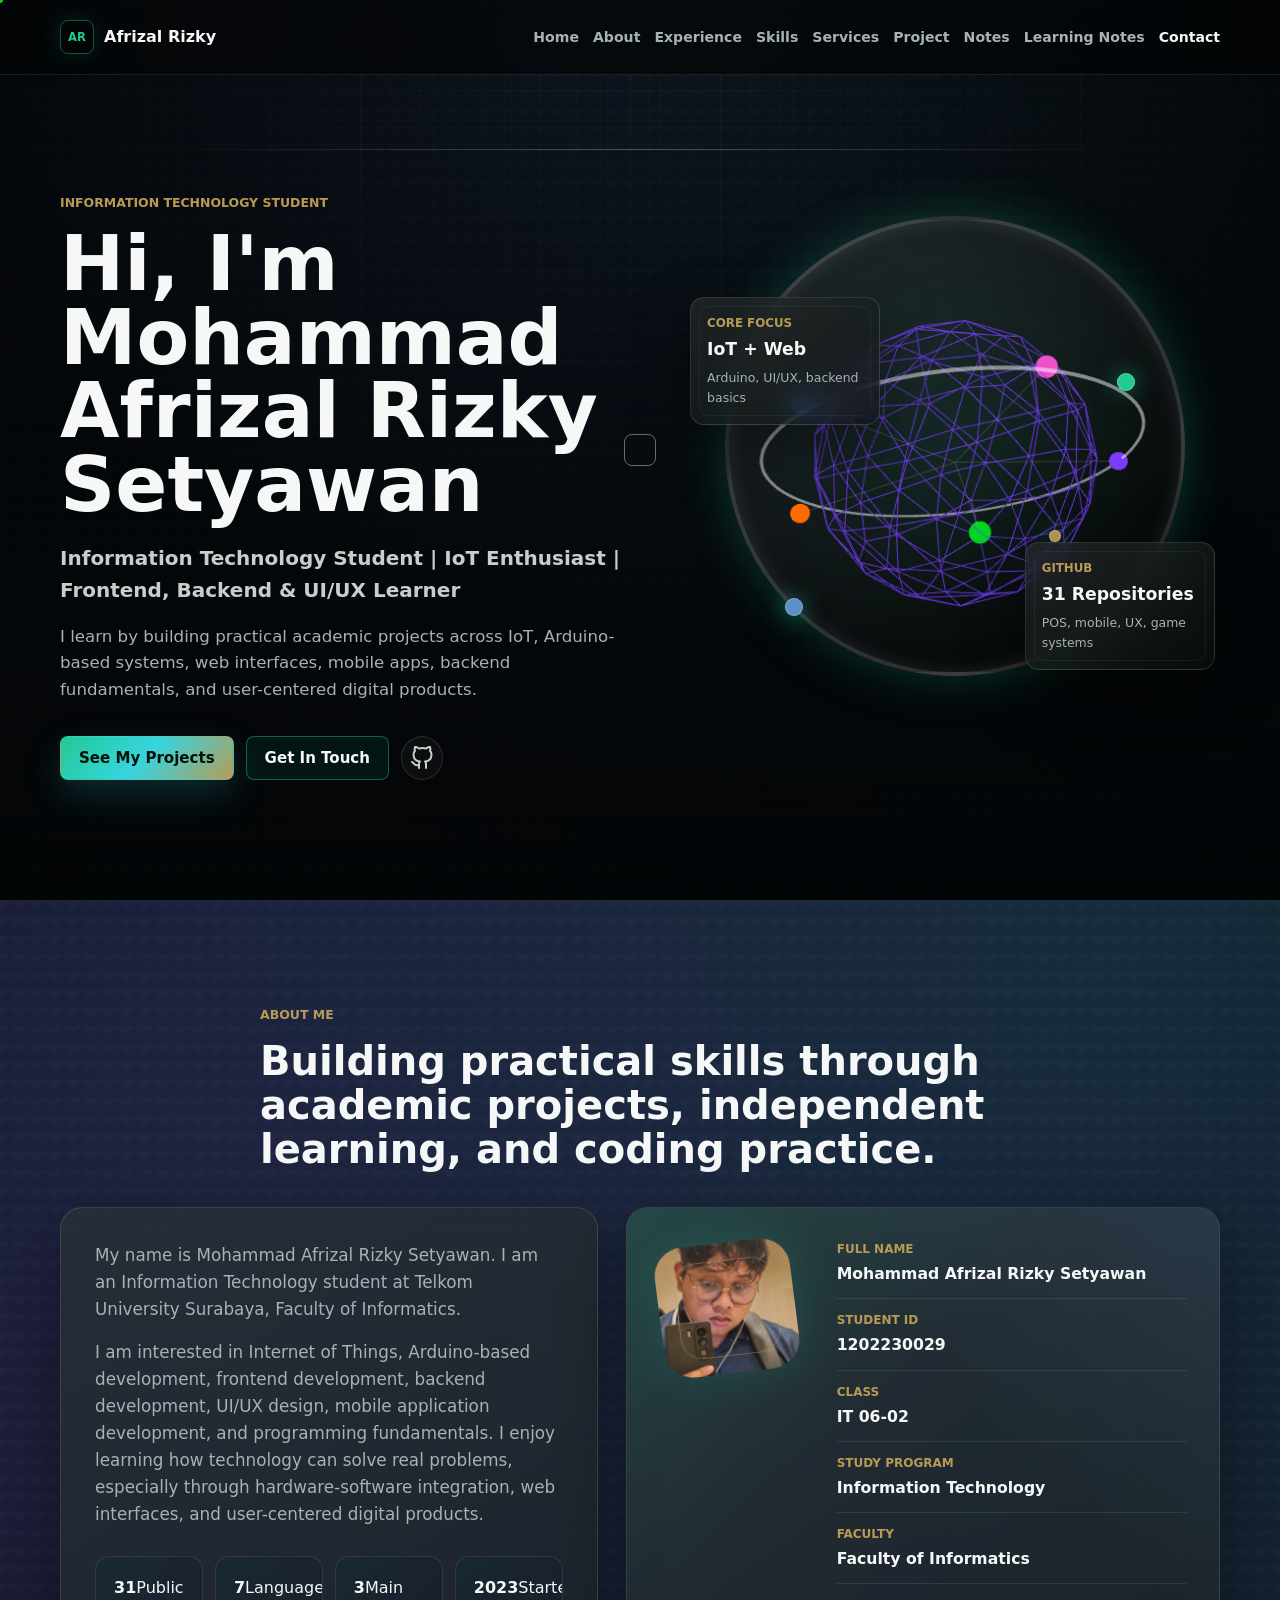
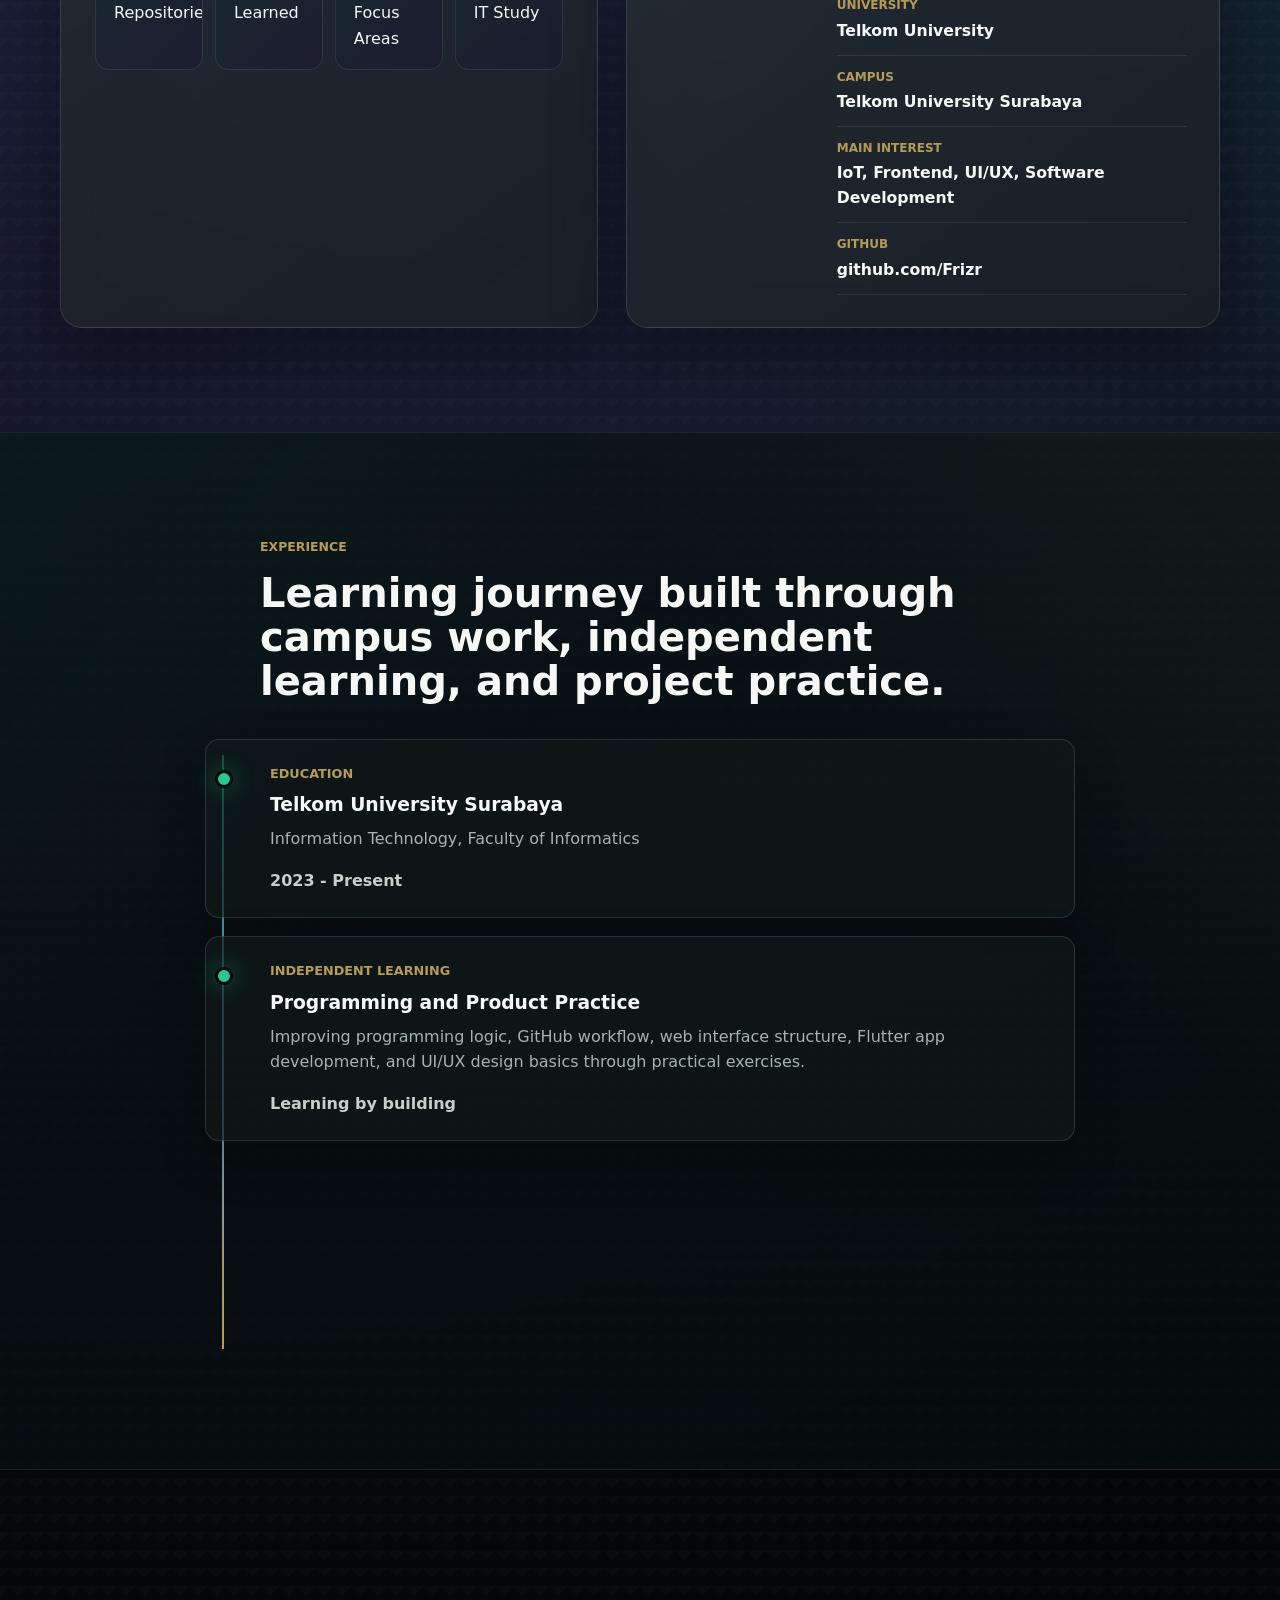
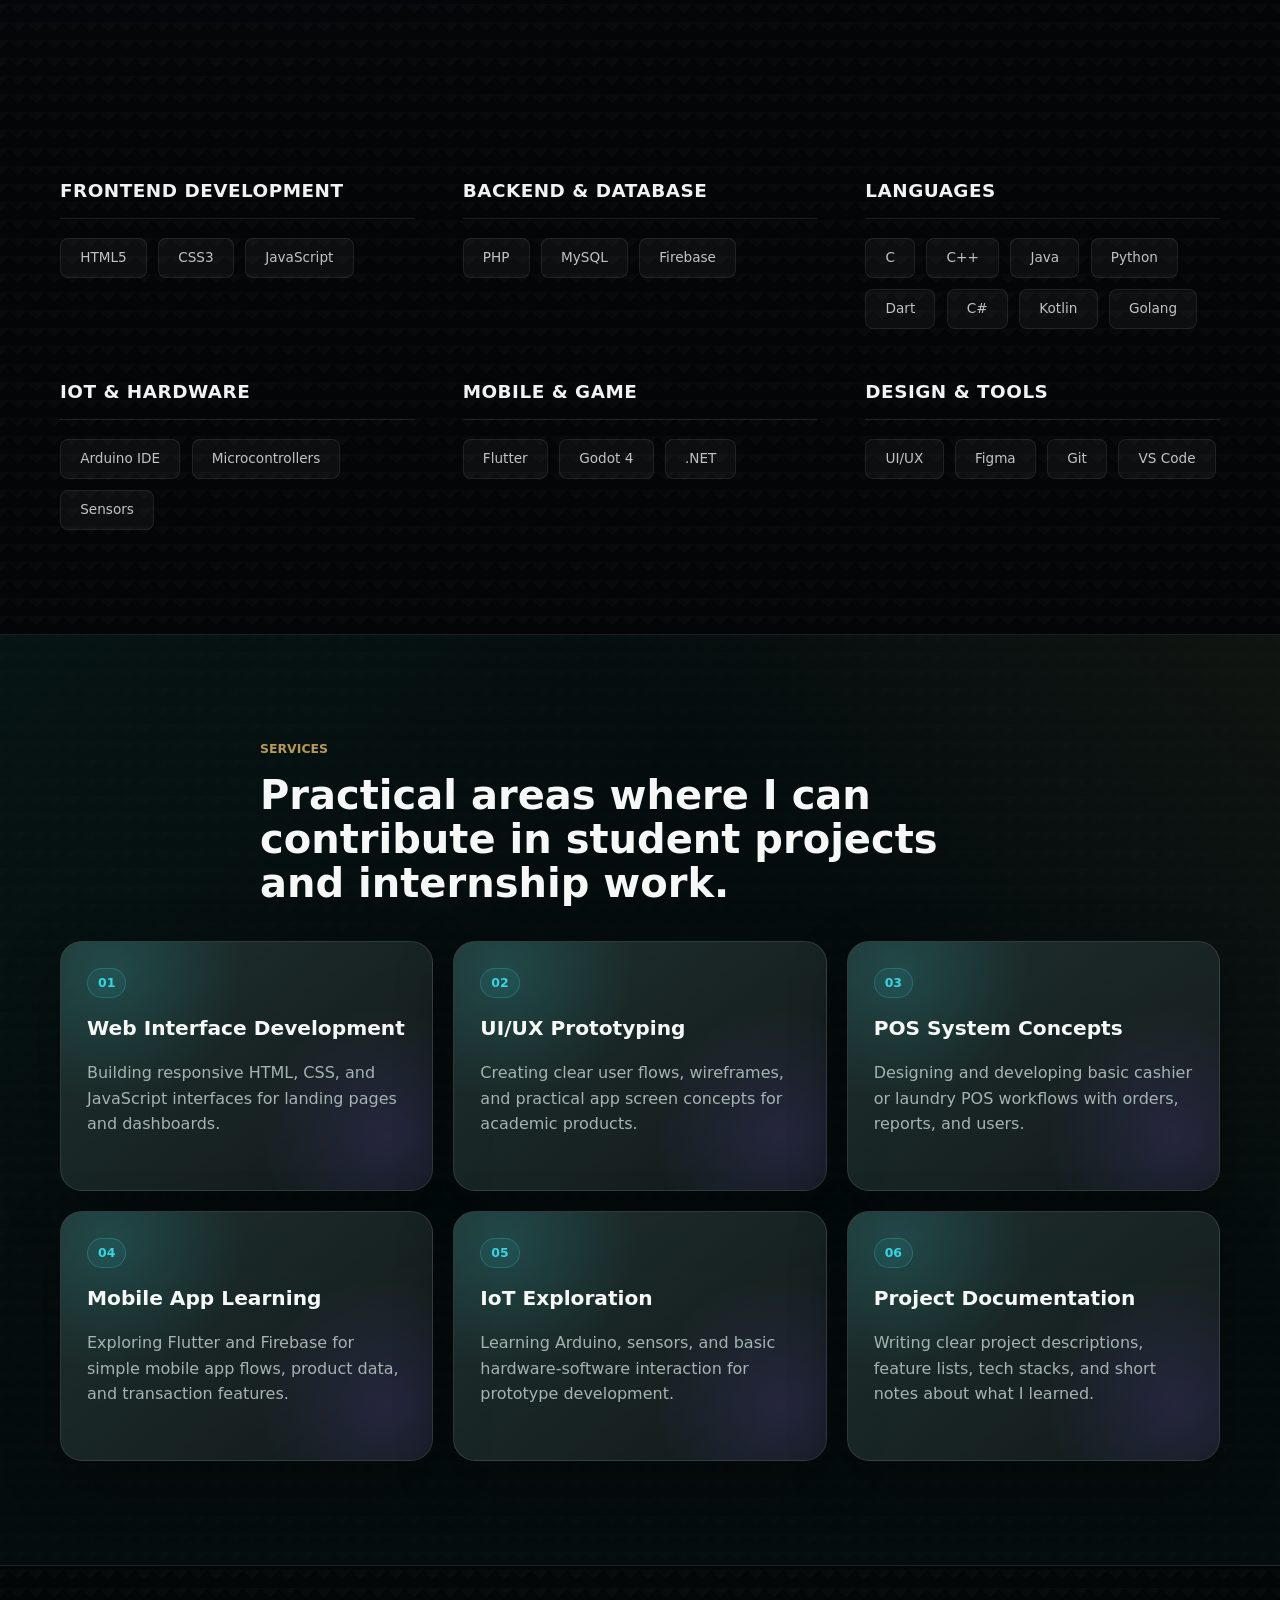
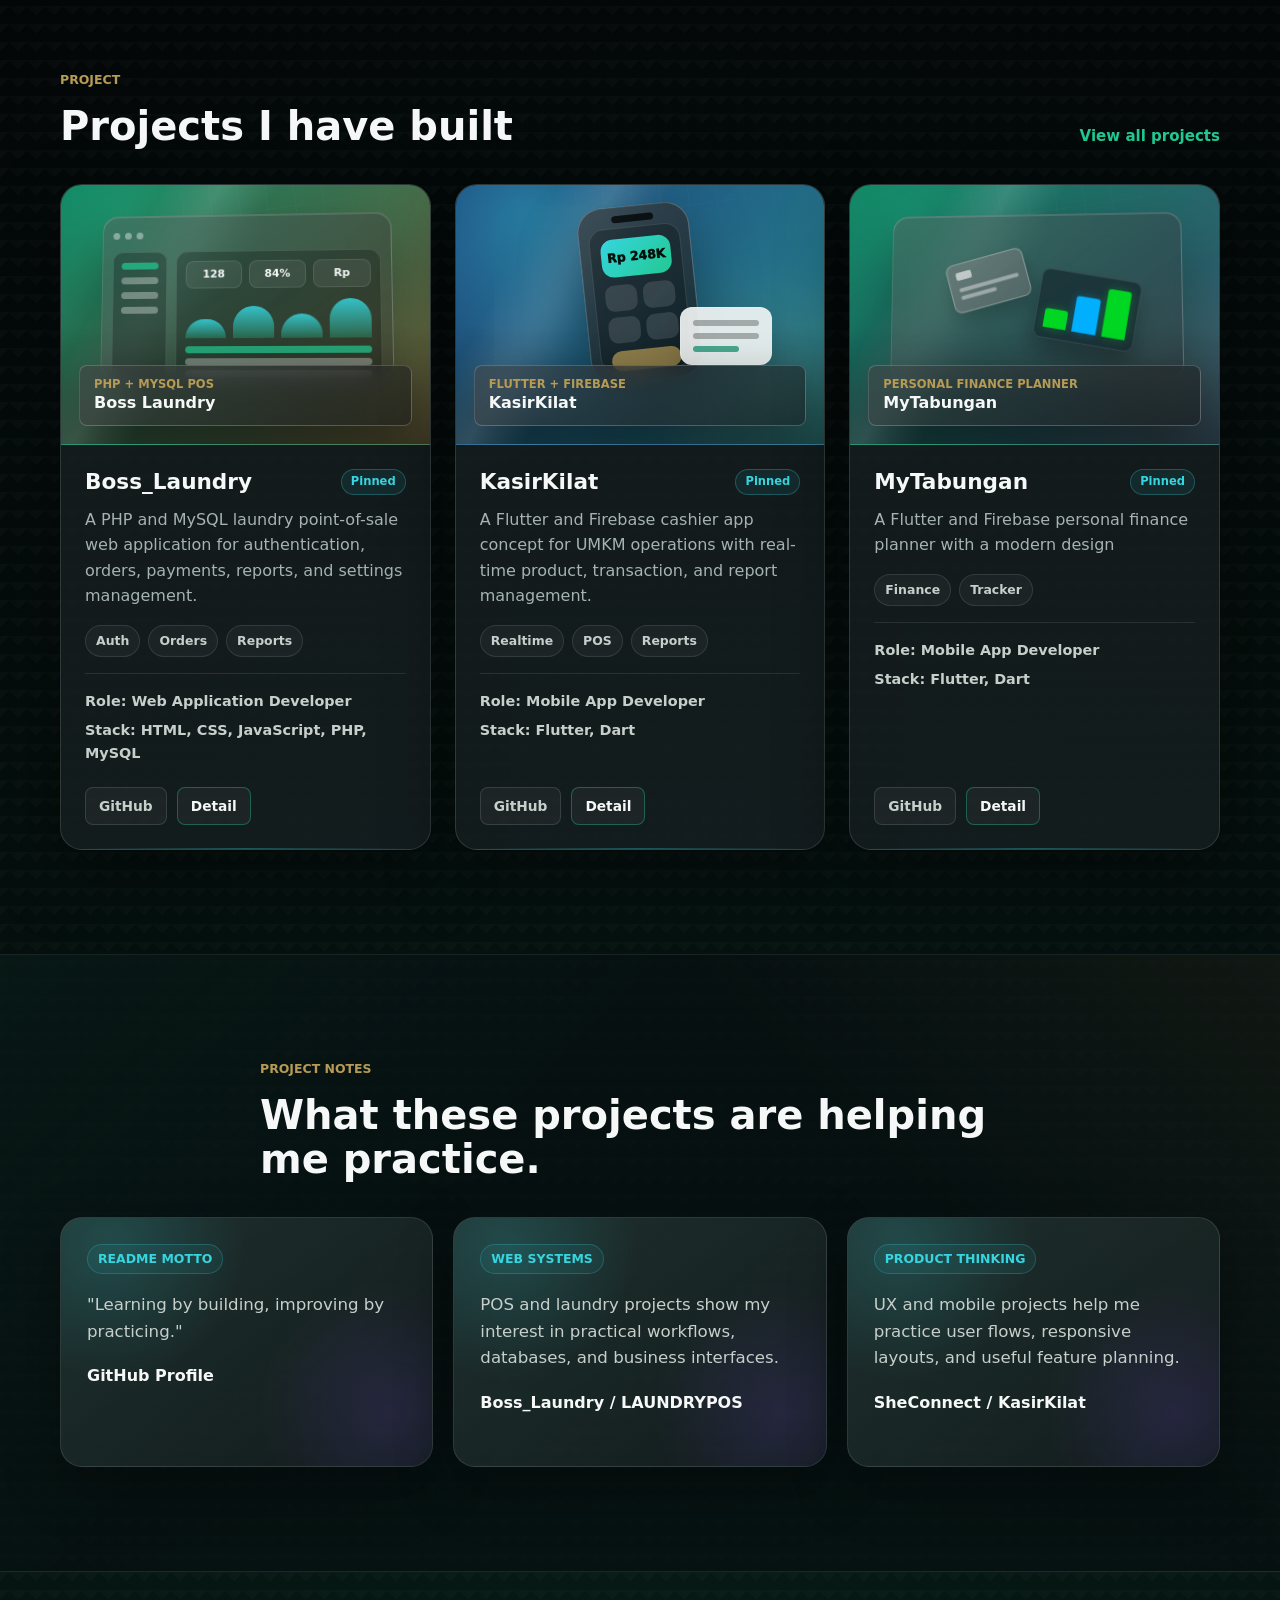
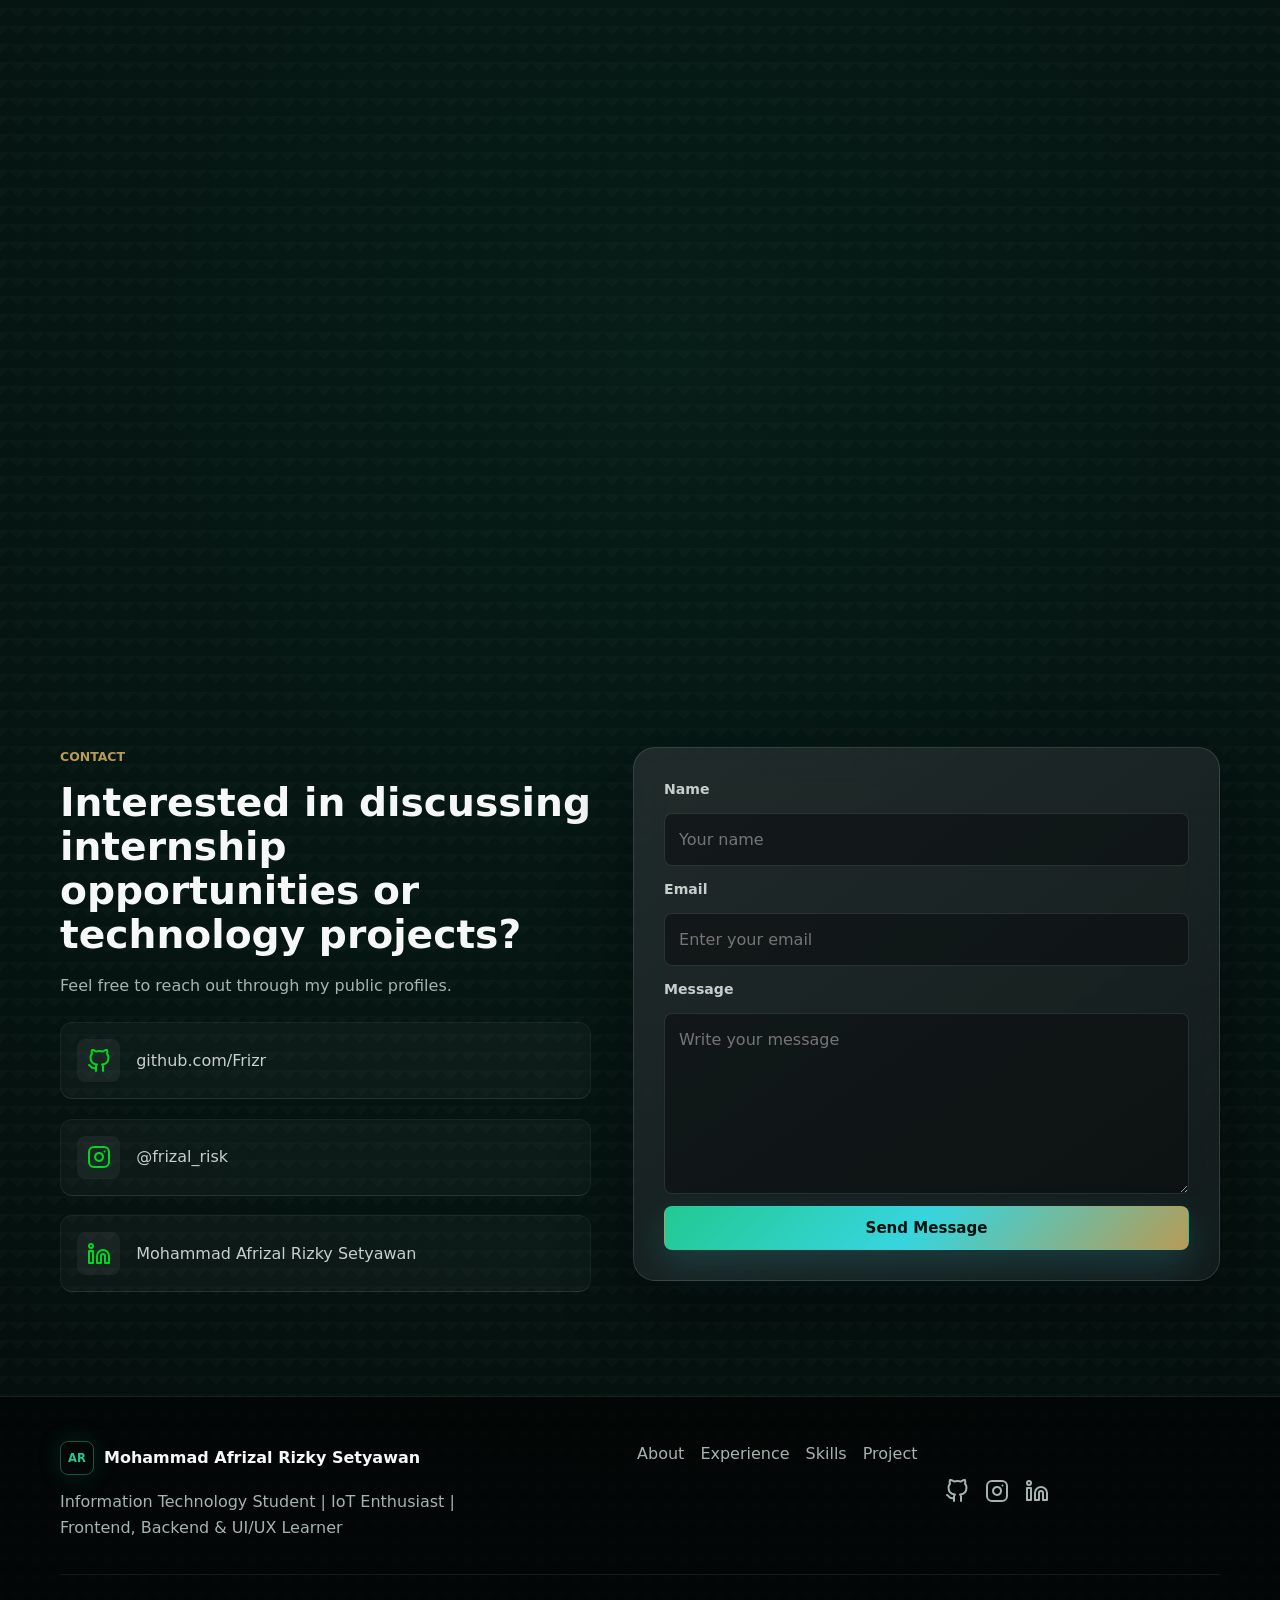
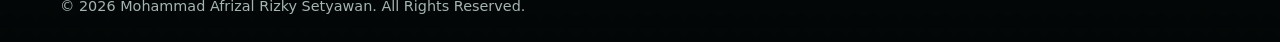
<file: index.html>
<!DOCTYPE html>
<html lang="en">

<head>
  <meta charset="UTF-8" />
  <meta name="viewport" content="width=device-width, initial-scale=1.0" />
  <meta name="description"
    content="Project website of Mohammad Afrizal Rizky Setyawan, Information Technology student at Telkom University Surabaya." />
  <title>Mohammad Afrizal Rizky Setyawan | Projects</title>
  <link rel="stylesheet" href="css/style.css" />
</head>

<body id="home" class="prism-page">
    <div class="bg-orb bg-orb-1"></div>
  <div class="bg-orb bg-orb-2"></div>
  <div class="grid-overlay"></div>

  <header class="site-header">
    <nav class="navbar container" aria-label="Primary navigation">
      <a class="logo" href="index.html#home">Afrizal Rizky</a>

      <input class="nav-toggle" type="checkbox" id="nav-toggle" aria-label="Open navigation menu" />
      <label class="nav-toggle-button" for="nav-toggle" aria-hidden="true">
        <span></span>
        <span></span>
        <span></span>
      </label>

      <div class="nav-panel">
        <a href="index.html#home">Home</a>
        <a href="index.html#about">About</a>
        <a href="index.html#experience">Experience</a>
        <a href="index.html#skills">Skills</a>
        <a href="index.html#services">Services</a>
        <a href="index.html#project">Project</a>
        <a href="index.html#notes">Notes</a>
        <a href="index.html#learning-notes">Learning Notes</a>
        <a href="index.html#contact">Contact</a>
      </div>
    </nav>
  </header>

  <main>
    <section class="hero section-padding">
      <div class="container hero-grid">
        <div class="hero-content">
          <p class="eyebrow">Information Technology Student</p>
          <h1>Hi, I'm Mohammad Afrizal Rizky Setyawan</h1>
          <p class="hero-subtitle">
            Information Technology Student | IoT Enthusiast | Frontend, Backend & UI/UX Learner
          </p>
          <p class="hero-description">
            I learn by building practical academic projects across IoT, Arduino-based systems,
            web interfaces, mobile apps, backend fundamentals, and user-centered digital
            products.
          </p>

          <div class="hero-actions" aria-label="Project links">
            <a class="btn btn-primary" href="#project">See My Projects</a>
            <a class="btn btn-secondary" href="#contact">Get In Touch</a>
            <a class="btn btn-ghost btn-icon" href="https://github.com/Frizr" target="_blank" rel="noreferrer" aria-label="GitHub"><svg xmlns="http://www.w3.org/2000/svg" width="24" height="24" viewBox="0 0 24 24" fill="none" stroke="currentColor" stroke-width="2" stroke-linecap="round" stroke-linejoin="round" class="feather feather-github"><path d="M9 19c-5 1.5-5-2.5-7-3m14 6v-3.87a3.37 3.37 0 0 0-.94-2.61c3.14-.35 6.44-1.54 6.44-7A5.44 5.44 0 0 0 20 4.77 5.07 5.07 0 0 0 19.91 1S18.73.65 16 2.48a13.38 13.38 0 0 0-7 0C6.27.65 5.09 1 5.09 1A5.07 5.07 0 0 0 5 4.77a5.44 5.44 0 0 0-1.5 3.78c0 5.42 3.3 6.61 6.44 7A3.37 3.37 0 0 0 9 18.13V22"></path></svg></a>
          </div>
        </div>

        <div class="hero-visual" aria-label="Technology project visual">
          <div class="profile-stage">
            <div class="glow"></div>
            <div id="three-stage" class="profile-img" style="border-radius: 50%; overflow: hidden; position: relative; width: 100%; height: 100%;  display: flex; align-items: center; justify-content: center;"></div>
          </div>

            <div class="data-panel panel-left">
              <span>Core Focus</span>
              <strong>IoT + Web</strong>
              <small>Arduino, UI/UX, backend basics</small>
            </div>
            <div class="data-panel panel-right">
              <span>GitHub</span>
              <strong>31 Repositories</strong>
              <small>POS, mobile, UX, game systems</small>
            </div>
            <div class="data-node node-one"></div>
            <div class="data-node node-two"></div>
            <div class="data-node node-three"></div>
          </div>
      </div>
    </section>

    <section class="section-padding about-prism" id="about">
      <div class="container section-heading">
        <p class="eyebrow">About Me</p>
        <h2>Building practical skills through academic projects, independent learning, and coding practice.</h2>
      </div>

      <div class="container about-grid">
        <article class="glass-panel about-copy">
          <p>
            My name is Mohammad Afrizal Rizky Setyawan. I am an Information Technology student
            at Telkom University Surabaya, Faculty of Informatics.
          </p>
          <p>
            I am interested in Internet of Things, Arduino-based development, frontend
            development, backend development, UI/UX design, mobile application development, and
            programming fundamentals. I enjoy learning how technology can solve real problems,
            especially through hardware-software integration, web interfaces, and user-centered
            digital products.
          </p>

          <div class="metrics-grid">
            <div><strong>31</strong><span>Public Repositories</span></div>
            <div><strong>7</strong><span>Languages Learned</span></div>
            <div><strong>3</strong><span>Main Focus Areas</span></div>
            <div><strong>2023</strong><span>Started IT Study</span></div>
          </div>
        </article>

        <aside class="profile-card glass-panel" aria-label="Personal information">
          <div class="profile-orbit" role="img" aria-label="Foto Profil Mohammad Afrizal Rizky Setyawan" style="background-image: url('assets/img/profile.jpg'); background-size: cover; background-position: center; border: 2px solid var(--accent); overflow: hidden;">
            <span style="display: none;">IT</span>
            
          </div>
          <div class="info-list">
            <div><span>Full Name</span><strong>Mohammad Afrizal Rizky Setyawan</strong></div>
            <div><span>Student ID</span><strong>1202230029</strong></div>
            <div><span>Class</span><strong>IT 06-02</strong></div>
            <div><span>Study Program</span><strong>Information Technology</strong></div>
            <div><span>Faculty</span><strong>Faculty of Informatics</strong></div>
            <div><span>University</span><strong>Telkom University</strong></div>
            <div><span>Campus</span><strong>Telkom University Surabaya</strong></div>
            <div><span>Main Interest</span><strong>IoT, Frontend, UI/UX, Software Development</strong></div>
            <div><span>GitHub</span><strong>github.com/Frizr</strong></div>
          </div>
        </aside>
      </div>
    </section>

    <section class="section-padding section-deep" id="experience">
      <div class="container section-heading">
        <p class="eyebrow">Experience</p>
        <h2>Learning journey built through campus work, independent learning, and project practice.</h2>
      </div>

      <div class="container timeline">
        <article class="timeline-item">
          <span class="timeline-dot"></span>
          <div>
            <p class="timeline-label">Education</p>
            <h3>Telkom University Surabaya</h3>
            <p>Information Technology, Faculty of Informatics</p>
            <span>2023 - Present</span>
          </div>
        </article>

        <article class="timeline-item">
          <span class="timeline-dot"></span>
          <div>
            <p class="timeline-label">Independent Learning</p>
            <h3>Programming and Product Practice</h3>
            <p>
              Improving programming logic, GitHub workflow, web interface structure, Flutter app
              development, and UI/UX design basics through practical exercises.
            </p>
            <span>Learning by building</span>
          </div>
        </article>

        <article class="timeline-item">
          <span class="timeline-dot"></span>
          <div>
            <p class="timeline-label">Project Practice</p>
            <h3>Academic and Independent Technology Projects</h3>
            <p>
              IoT exploration, Arduino prototyping, POS systems, mobile cashier app, UX
              prototype, and Godot C# game system development.
            </p>
            <span>Improving by practicing</span>
          </div>
        </article>
      </div>
    </section>

    <section class="section-padding" id="skills">
      <div class="container section-heading">
        <p class="eyebrow">Technical Skills</p>
        <h2>Skill areas I am learning, improving, and applying in project-based work.</h2>
      </div>

      
      <div class="container">
        <div class="clean-skills-container">
            <div class="skill-category reveal">
                <h3>Frontend Development</h3>
                <div class="skill-tags">
                    <span class="skill-tag">HTML5</span>
                    <span class="skill-tag">CSS3</span>
                    <span class="skill-tag">JavaScript</span>
                </div>
            </div>
            
            <div class="skill-category reveal" style="transition-delay: 0.1s;">
                <h3>Backend & Database</h3>
                <div class="skill-tags">
                    <span class="skill-tag">PHP</span>
                    <span class="skill-tag">MySQL</span>
                    <span class="skill-tag">Firebase</span>
                </div>
            </div>

            <div class="skill-category reveal" style="transition-delay: 0.2s;">
                <h3>Languages</h3>
                <div class="skill-tags">
                    <span class="skill-tag">C</span>
                    <span class="skill-tag">C++</span>
                    <span class="skill-tag">Java</span>
                    <span class="skill-tag">Python</span>
                    <span class="skill-tag">Dart</span>
                    <span class="skill-tag">C#</span>
                    <span class="skill-tag">Kotlin</span>
                    <span class="skill-tag">Golang</span>
                </div>
            </div>

            <div class="skill-category reveal">
                <h3>IoT & Hardware</h3>
                <div class="skill-tags">
                    <span class="skill-tag">Arduino IDE</span>
                    <span class="skill-tag">Microcontrollers</span>
                    <span class="skill-tag">Sensors</span>
                </div>
            </div>

            <div class="skill-category reveal" style="transition-delay: 0.1s;">
                <h3>Mobile & Game</h3>
                <div class="skill-tags">
                    <span class="skill-tag">Flutter</span>
                    <span class="skill-tag">Godot 4</span>
                    <span class="skill-tag">.NET</span>
                </div>
            </div>

            <div class="skill-category reveal" style="transition-delay: 0.2s;">
                <h3>Design & Tools</h3>
                <div class="skill-tags">
                    <span class="skill-tag">UI/UX</span>
                    <span class="skill-tag">Figma</span>
                    <span class="skill-tag">Git</span>
                    <span class="skill-tag">VS Code</span>
                </div>
            </div>
        </div>
      </div>

    </section>

    <section class="section-padding section-deep" id="services">
      <div class="container section-heading">
        <p class="eyebrow">Services</p>
        <h2>Practical areas where I can contribute in student projects and internship work.</h2>
      </div>

      <div class="container service-grid prism-services">
        <article>
          <span>01</span>
          <h3>Web Interface Development</h3>
          <p>Building responsive HTML, CSS, and JavaScript interfaces for landing pages and dashboards.</p>
        </article>
        <article>
          <span>02</span>
          <h3>UI/UX Prototyping</h3>
          <p>Creating clear user flows, wireframes, and practical app screen concepts for academic products.</p>
        </article>
        <article>
          <span>03</span>
          <h3>POS System Concepts</h3>
          <p>Designing and developing basic cashier or laundry POS workflows with orders, reports, and users.</p>
        </article>
        <article>
          <span>04</span>
          <h3>Mobile App Learning</h3>
          <p>Exploring Flutter and Firebase for simple mobile app flows, product data, and transaction features.</p>
        </article>
        <article>
          <span>05</span>
          <h3>IoT Exploration</h3>
          <p>Learning Arduino, sensors, and basic hardware-software interaction for prototype development.</p>
        </article>
        <article>
          <span>06</span>
          <h3>Project Documentation</h3>
          <p>Writing clear project descriptions, feature lists, tech stacks, and short notes about what I learned.</p>
        </article>
      </div>
    </section>

    <section class="section-padding project-section" id="project">
      <div class="container section-heading section-heading-split">
        <div>
          <p class="eyebrow">Project</p>
          <h2>Projects I have built</h2>
        </div>
        <a class="text-link" href="projects.html">View all projects</a>
      </div>

      <div class="container project-grid coverflow-grid">
<article class="project-card">
          <div class="project-visual visual-pos">
            <div class="project-shot shot-dashboard" aria-hidden="true">
              <div class="shot-window-bar"><i></i><i></i><i></i></div>
              <div class="shot-dashboard-layout">
                <div class="shot-sidebar">
                  <span></span>
                  <span></span>
                  <span></span>
                  <span></span>
                </div>
                <div class="shot-dashboard-main">
                  <div class="shot-kpi-row">
                    <span>128</span>
                    <span>84%</span>
                    <span>Rp</span>
                  </div>
                  <div class="shot-chart">
                    <i></i>
                    <i></i>
                    <i></i>
                    <i></i>
                  </div>
                  <div class="shot-table">
                    <span></span>
                    <span></span>
                    <span></span>
                  </div>
                </div>
              </div>
            </div>
            <div class="project-visual-label">
              <span>PHP + MySQL POS</span>
              <strong>Boss Laundry</strong>
            </div>
          </div>
          <div class="project-body">
            <div class="project-title-row">
              <h3>Boss_Laundry</h3>
              <span class="repo-badge">Pinned</span>
            </div>
            <p>
              A PHP and MySQL laundry point-of-sale web application for authentication, orders,
              payments, reports, and settings management.
            </p>
            <div class="project-highlights">
              <span>Auth</span>
              <span>Orders</span>
              <span>Reports</span>
            </div>
            <div class="project-meta">
              <span>Role: Web Application Developer</span>
              <span>Stack: HTML, CSS, JavaScript, PHP, MySQL</span>
            </div>
            <div class="project-actions">
              <a href="https://github.com/Frizr/Boss_Laundry" target="_blank" rel="noreferrer">GitHub</a>
              <a href="project-detail-boss-laundry.html">Detail</a>
            </div>
          </div>
        </article>

<article class="project-card">
          <div class="project-visual visual-flutter">
            <div class="project-shot shot-phone" aria-hidden="true">
              <div class="phone-frame">
                <div class="phone-notch"></div>
                <div class="phone-screen">
                  <div class="phone-total">Rp 248K</div>
                  <div class="phone-products">
                    <span></span>
                    <span></span>
                    <span></span>
                    <span></span>
                  </div>
                  <div class="phone-checkout"></div>
                </div>
              </div>
              <div class="floating-receipt">
                <span></span>
                <span></span>
                <strong></strong>
              </div>
            </div>
            <div class="project-visual-label">
              <span>Flutter + Firebase</span>
              <strong>KasirKilat</strong>
            </div>
          </div>
          <div class="project-body">
            <div class="project-title-row">
              <h3>KasirKilat</h3>
              <span class="repo-badge">Pinned</span>
            </div>
            <p>
              A Flutter and Firebase cashier app concept for UMKM operations with real-time
              product, transaction, and report management.
            </p>
            <div class="project-highlights">
              <span>Realtime</span>
              <span>POS</span>
              <span>Reports</span>
            </div>
            <div class="project-meta">
              <span>Role: Mobile App Developer</span>
              <span>Stack: Flutter, Dart</span>
            </div>
            <div class="project-actions">
              <a href="https://github.com/Frizr/KasirKilat" target="_blank" rel="noreferrer">GitHub</a>
              <a href="project-detail-kasirkilat.html">Detail</a>
            </div>
          </div>
        </article>

<article class="project-card">
          <div class="project-visual visual-mytabungan">
            <div class="project-shot shot-finance" aria-hidden="true">
              <div class="finance-card">
                <div class="card-chip"></div>
                <div class="card-stripes"><span></span><span></span></div>
              </div>
              <div class="finance-chart">
                <div class="chart-bar bar-1"></div>
                <div class="chart-bar bar-2"></div>
                <div class="chart-bar bar-3"></div>
              </div>
            </div>
            <div class="project-visual-label">
              <span>Personal Finance Planner</span>
              <strong>MyTabungan</strong>
            </div>
          </div>
          <div class="project-body">
            <div class="project-title-row">
              <h3>MyTabungan</h3>
              <span class="repo-badge">Pinned</span>
            </div>
            <p>
              A Flutter and Firebase personal finance planner with a modern design 
            </p>
            <div class="project-highlights">
              <span>Finance</span>
              <span>Tracker</span>
              
            </div>
            <div class="project-meta">
              <span>Role: Mobile App Developer</span>
              <span>Stack: Flutter, Dart</span>
            </div>
            <div class="project-actions">
              <a href="https://github.com/Frizr/MyTabungan" target="_blank" rel="noreferrer">GitHub</a>
              <a href="project-detail-mytabungan.html">Detail</a>
            </div>
          </div>
        </article>
      </div>
    </section>

    <section class="section-padding section-deep" id="notes">
      <div class="container section-heading">
        <p class="eyebrow">Project Notes</p>
        <h2>What these projects are helping me practice.</h2>
      </div>

      <div class="container testimonial-grid">
        <article>
          <span>README Motto</span>
          <p>"Learning by building, improving by practicing."</p>
          <strong>GitHub Profile</strong>
        </article>
        <article>
          <span>Web Systems</span>
          <p>POS and laundry projects show my interest in practical workflows, databases, and business interfaces.</p>
          <strong>Boss_Laundry / LAUNDRYPOS</strong>
        </article>
        <article>
          <span>Product Thinking</span>
          <p>UX and mobile projects help me practice user flows, responsive layouts, and useful feature planning.</p>
          <strong>SheConnect / KasirKilat</strong>
        </article>
      </div>
    </section>

    <section class="section-padding" id="learning-notes">
      <div class="container section-heading">
        <p class="eyebrow">Learning Notes</p>
        <h2>Learning notes from the areas I am currently improving.</h2>
      </div>

      <div class="container blog-grid">
        <article>
          <span>Learning Note</span>
          <h3>Building Better POS Workflows</h3>
          <p>How order, payment, reports, and user pages can be organized into a more understandable system.</p>
          <a href="project-detail-boss-laundry.html">Read project details</a>
        </article>
        <article>
          <span>Learning Note</span>
          <h3>Connecting UI/UX and Frontend</h3>
          <p>Turning user flow ideas into screens that are simple, clear, responsive, and easier to test.</p>
          <a href="#project">View projects</a>
        </article>
        <article>
          <span>Learning Note</span>
          <h3>Exploring IoT and Software</h3>
          <p>Learning how sensors, microcontrollers, and web interfaces can support practical prototypes.</p>
          <a href="#skills">View skills</a>
        </article>
      </div>
    </section>

    <section class="section-padding" id="contact">
      <div class="container contact-grid">
        <div class="contact-copy">
          <p class="eyebrow">Contact</p>
          <h2>Interested in discussing internship opportunities or technology projects?</h2>
          <p>Feel free to reach out through my public profiles.</p>

          <div class="contact-list modern-contact">
            <a href="https://github.com/Frizr" target="_blank" rel="noreferrer" class="contact-item">
              <div class="contact-icon"><svg xmlns="http://www.w3.org/2000/svg" width="24" height="24" viewBox="0 0 24 24" fill="none" stroke="currentColor" stroke-width="2" stroke-linecap="round" stroke-linejoin="round"><path d="M9 19c-5 1.5-5-2.5-7-3m14 6v-3.87a3.37 3.37 0 0 0-.94-2.61c3.14-.35 6.44-1.54 6.44-7A5.44 5.44 0 0 0 20 4.77 5.07 5.07 0 0 0 19.91 1S18.73.65 16 2.48a13.38 13.38 0 0 0-7 0C6.27.65 5.09 1 5.09 1A5.07 5.07 0 0 0 5 4.77a5.44 5.44 0 0 0-1.5 3.78c0 5.42 3.3 6.61 6.44 7A3.37 3.37 0 0 0 9 18.13V22"></path></svg></div>
              <span>github.com/Frizr</span>
            </a>
            <a href="https://www.instagram.com/frizal_risk/" target="_blank" rel="noreferrer" class="contact-item">
              <div class="contact-icon"><svg xmlns="http://www.w3.org/2000/svg" width="24" height="24" viewBox="0 0 24 24" fill="none" stroke="currentColor" stroke-width="2" stroke-linecap="round" stroke-linejoin="round"><rect x="2" y="2" width="20" height="20" rx="5" ry="5"></rect><path d="M16 11.37A4 4 0 1 1 12.63 8 4 4 0 0 1 16 11.37z"></path><line x1="17.5" y1="6.5" x2="17.51" y2="6.5"></line></svg></div>
              <span>@frizal_risk</span>
            </a>
            <a href="https://www.linkedin.com/in/mohammad-afrizal-rizky-setyawan-b21048296/" target="_blank" rel="noreferrer" class="contact-item">
              <div class="contact-icon"><svg xmlns="http://www.w3.org/2000/svg" width="24" height="24" viewBox="0 0 24 24" fill="none" stroke="currentColor" stroke-width="2" stroke-linecap="round" stroke-linejoin="round"><path d="M16 8a6 6 0 0 1 6 6v7h-4v-7a2 2 0 0 0-2-2 2 2 0 0 0-2 2v7h-4v-7a6 6 0 0 1 6-6z"></path><rect x="2" y="9" width="4" height="12"></rect><circle cx="4" cy="4" r="2"></circle></svg></div>
              <span>Mohammad Afrizal Rizky Setyawan</span>
            </a>
          </div>
        </div>

        <form class="contact-form glass-panel" action="https://formsubmit.co/afrizalrizky000@gmail.com" method="POST">
          <input type="hidden" name="_subject" value="New Message from Project Website!">

          <label for="name">Name</label>
          <input type="text" id="name" name="name" placeholder="Your name" required />

          <label for="email">Email</label>
          <input type="email" id="email" name="email" placeholder="Enter your email" required />

          <label for="message">Message</label>
          <textarea id="message" name="message" rows="6" placeholder="Write your message" required></textarea>

          <button class="btn btn-primary" type="submit">Send Message</button>
        </form>
      </div>
    </section>
  </main>

  <footer class="site-footer">
    <div class="container footer-grid">
      <div>
        <a class="logo" href="index.html#home">Mohammad Afrizal Rizky Setyawan</a>
        <p>Information Technology Student | IoT Enthusiast | Frontend, Backend & UI/UX Learner</p>
      </div>

      <div class="footer-links">
        <a href="index.html#about">About</a>
        <a href="index.html#experience">Experience</a>
        <a href="index.html#skills">Skills</a>
        <a href="index.html#project">Project</a>
      </div>

      <div class="footer-links">
        <a href="https://github.com/Frizr" target="_blank" rel="noreferrer" aria-label="GitHub" class="social-icon"><svg xmlns="http://www.w3.org/2000/svg" width="24" height="24" viewBox="0 0 24 24" fill="none" stroke="currentColor" stroke-width="2" stroke-linecap="round" stroke-linejoin="round" class="feather feather-github"><path d="M9 19c-5 1.5-5-2.5-7-3m14 6v-3.87a3.37 3.37 0 0 0-.94-2.61c3.14-.35 6.44-1.54 6.44-7A5.44 5.44 0 0 0 20 4.77 5.07 5.07 0 0 0 19.91 1S18.73.65 16 2.48a13.38 13.38 0 0 0-7 0C6.27.65 5.09 1 5.09 1A5.07 5.07 0 0 0 5 4.77a5.44 5.44 0 0 0-1.5 3.78c0 5.42 3.3 6.61 6.44 7A3.37 3.37 0 0 0 9 18.13V22"></path></svg></a>
        <a href="https://www.instagram.com/frizal_risk/" target="_blank" rel="noreferrer" aria-label="Instagram" class="social-icon"><svg xmlns="http://www.w3.org/2000/svg" width="24" height="24" viewBox="0 0 24 24" fill="none" stroke="currentColor" stroke-width="2" stroke-linecap="round" stroke-linejoin="round" class="feather feather-instagram"><rect x="2" y="2" width="20" height="20" rx="5" ry="5"></rect><path d="M16 11.37A4 4 0 1 1 12.63 8 4 4 0 0 1 16 11.37z"></path><line x1="17.5" y1="6.5" x2="17.51" y2="6.5"></line></svg></a>
        <a href="https://www.linkedin.com/in/mohammad-afrizal-rizky-setyawan-b21048296/" target="_blank" rel="noreferrer" aria-label="LinkedIn" class="social-icon"><svg xmlns="http://www.w3.org/2000/svg" width="24" height="24" viewBox="0 0 24 24" fill="none" stroke="currentColor" stroke-width="2" stroke-linecap="round" stroke-linejoin="round" class="feather feather-linkedin"><path d="M16 8a6 6 0 0 1 6 6v7h-4v-7a2 2 0 0 0-2-2 2 2 0 0 0-2 2v7h-4v-7a6 6 0 0 1 6-6z"></path><rect x="2" y="9" width="4" height="12"></rect><circle cx="4" cy="4" r="2"></circle></svg></a>
      </div>
    </div>
    <div class="container footer-bottom">
      <p>&copy; 2026 Mohammad Afrizal Rizky Setyawan. All Rights Reserved.</p>
    </div>
  </footer>
  <script defer src="assets/js/three.min.js"></script>
  <script defer src="assets/js/app.js"></script>
  <script defer src="assets/js/main.js"></script>
  
  <div class="cursor-dot"></div>
  <div class="cursor-follower"></div>
</body>

</html>
</file>
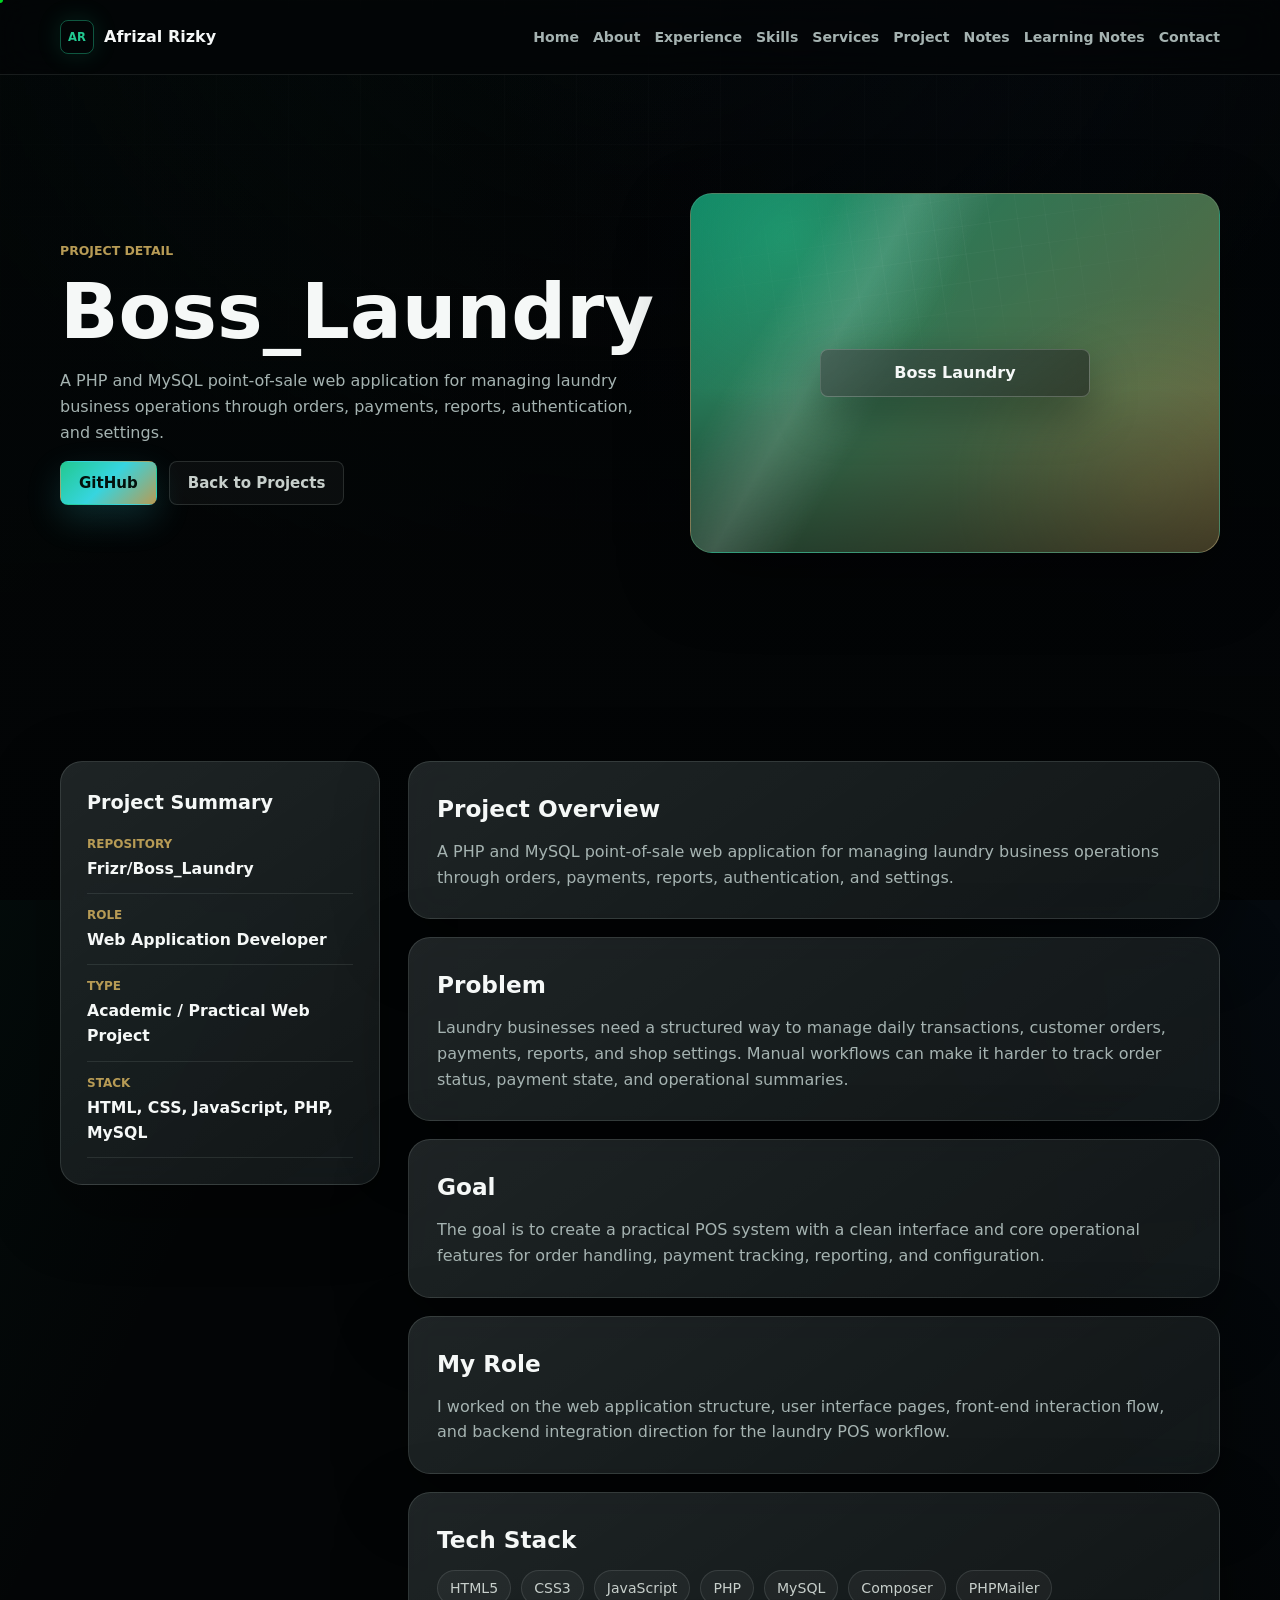
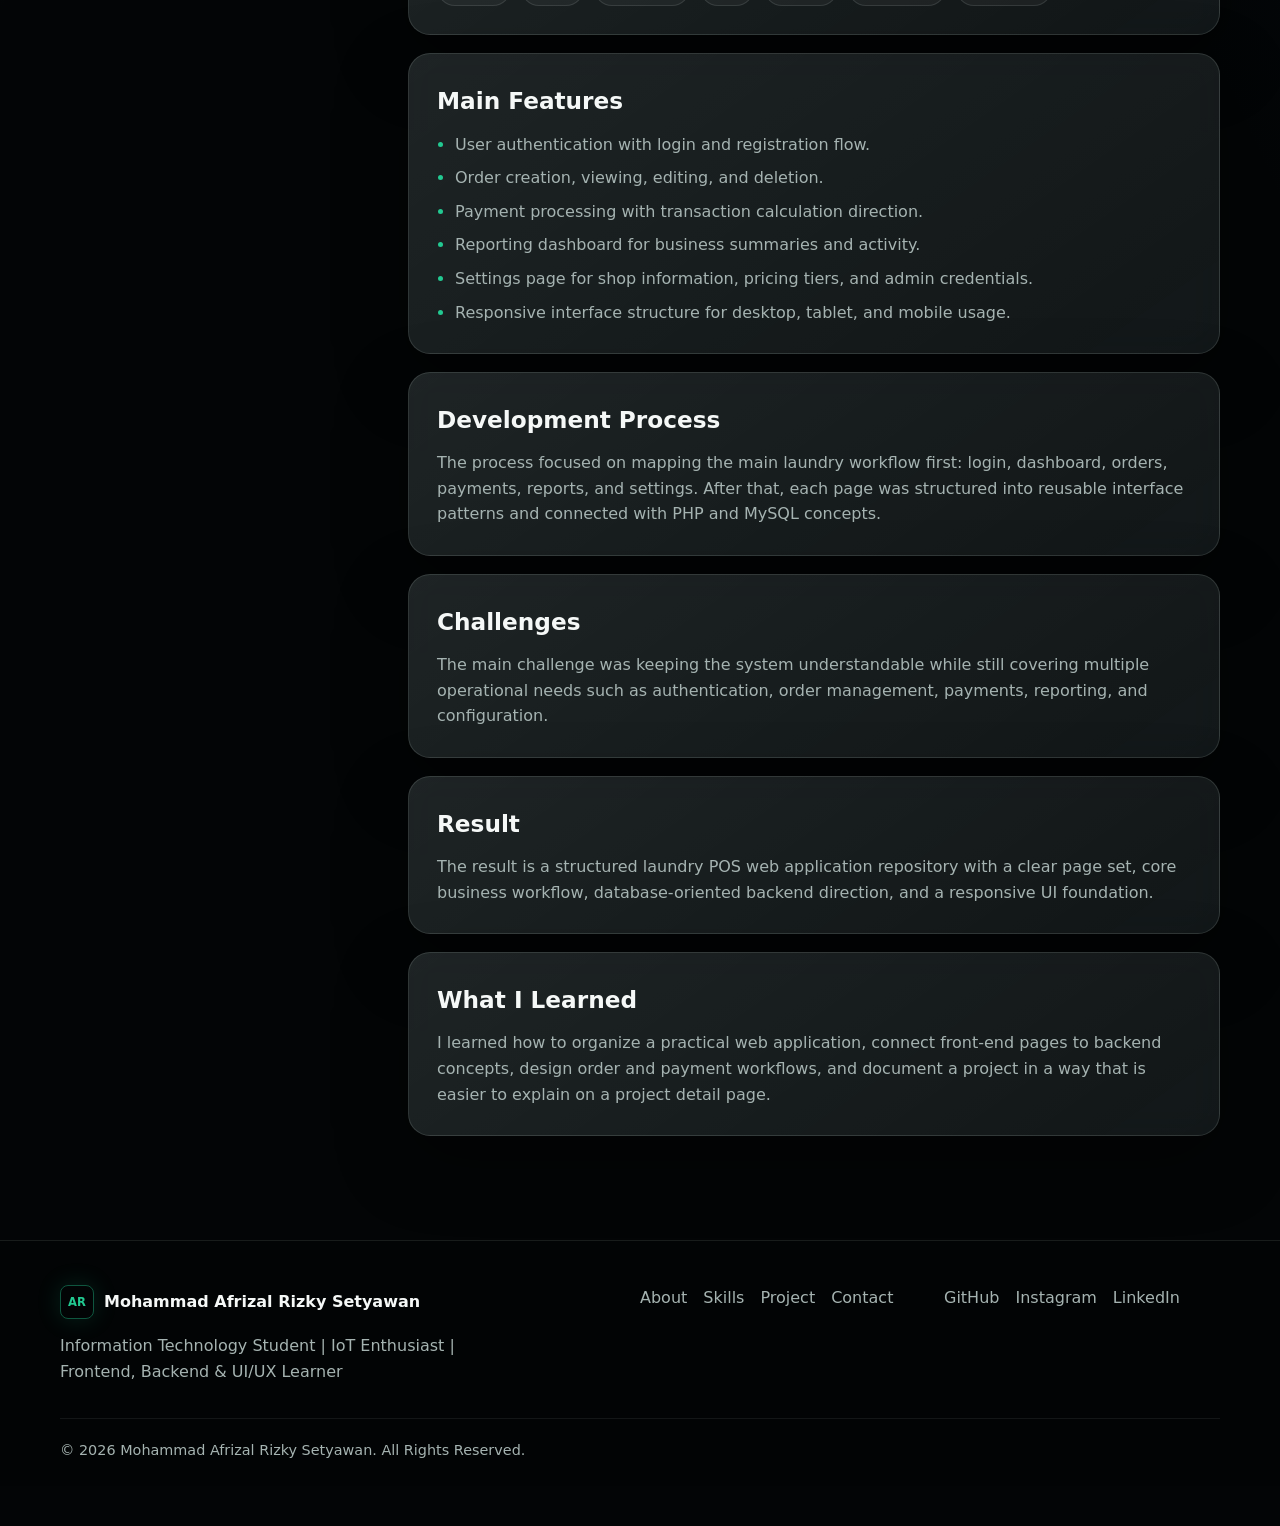
<file: project-detail-boss-laundry.html>
<!DOCTYPE html>
<html lang="en">
  <head>
    <meta charset="UTF-8" />
    <meta name="viewport" content="width=device-width, initial-scale=1.0" />
    <meta
      name="description"
      content="Boss_Laundry project detail page for Mohammad Afrizal Rizky Setyawan project website."
    />
    <title>Boss_Laundry Detail | Mohammad Afrizal Rizky Setyawan</title>
    <link rel="stylesheet" href="css/style.css" />
  </head>
  <body>
    <header class="site-header">
      <nav class="navbar container" aria-label="Primary navigation">
        <a class="logo" href="index.html#home">Afrizal Rizky</a>

        <input class="nav-toggle" type="checkbox" id="nav-toggle" aria-label="Open navigation menu" />
        <label class="nav-toggle-button" for="nav-toggle" aria-hidden="true">
          <span></span>
          <span></span>
          <span></span>
        </label>

        <div class="nav-panel">
          <a href="index.html#home">Home</a>
          <a href="index.html#about">About</a>
          <a href="index.html#experience">Experience</a>
          <a href="index.html#skills">Skills</a>
          <a href="index.html#services">Services</a>
          <a href="index.html#project">Project</a>
          <a href="index.html#notes">Notes</a>
          <a href="index.html#learning-notes">Learning Notes</a>
          <a href="index.html#contact">Contact</a>
        </div>
      </nav>
    </header>

    <main>
      <section class="page-hero section-padding detail-hero">
        <div class="container page-hero-grid">
          <div>
            <p class="eyebrow">Project Detail</p>
            <h1>Boss_Laundry</h1>
            <p>
              A PHP and MySQL point-of-sale web application for managing laundry business operations through orders, payments, reports, authentication, and settings.
            </p>
            <div class="hero-actions">
              <a class="btn btn-primary" href="https://github.com/Frizr/Boss_Laundry" target="_blank" rel="noreferrer">GitHub</a>
              <a class="btn btn-ghost" href="projects.html">Back to Projects</a>
            </div>
          </div>

          <div class="project-visual detail-visual visual-pos">
            <span>Boss Laundry</span>
          </div>
        </div>
      </section>

      <section class="section-padding">
        <div class="container detail-layout">
          <aside class="detail-sidebar glass-panel">
            <h2>Project Summary</h2>
            <div class="summary-list">
              <div><span>Repository</span><strong>Frizr/Boss_Laundry</strong></div>
              <div><span>Role</span><strong>Web Application Developer</strong></div>
              <div><span>Type</span><strong>Academic / Practical Web Project</strong></div>
              <div><span>Stack</span><strong>HTML, CSS, JavaScript, PHP, MySQL</strong></div>
            </div>
          </aside>

          <article class="detail-article">
            <section class="detail-section glass-panel">
              <h2>Project Overview</h2>
              <p>
                A PHP and MySQL point-of-sale web application for managing laundry business operations through orders, payments, reports, authentication, and settings.
              </p>
            </section>

            <section class="detail-section glass-panel">
              <h2>Problem</h2>
              <p>
                Laundry businesses need a structured way to manage daily transactions, customer
                orders, payments, reports, and shop settings. Manual workflows can make it harder
                to track order status, payment state, and operational summaries.
              </p>
            </section>

            <section class="detail-section glass-panel">
              <h2>Goal</h2>
              <p>
                The goal is to create a practical POS system with a clean interface and core
                operational features for order handling, payment tracking, reporting, and
                configuration.
              </p>
            </section>

            <section class="detail-section glass-panel">
              <h2>My Role</h2>
              <p>
                I worked on the web application structure, user interface pages, front-end
                interaction flow, and backend integration direction for the laundry POS workflow.
              </p>
            </section>

            <section class="detail-section glass-panel">
              <h2>Tech Stack</h2>
              <div class="tag-list">
                <span>HTML5</span>
                <span>CSS3</span>
                <span>JavaScript</span>
                <span>PHP</span>
                <span>MySQL</span>
                <span>Composer</span>
                <span>PHPMailer</span>
              </div>
            </section>

            <section class="detail-section glass-panel">
              <h2>Main Features</h2>
              <ul class="detail-list">
                <li>User authentication with login and registration flow.</li>
                <li>Order creation, viewing, editing, and deletion.</li>
                <li>Payment processing with transaction calculation direction.</li>
                <li>Reporting dashboard for business summaries and activity.</li>
                <li>Settings page for shop information, pricing tiers, and admin credentials.</li>
                <li>Responsive interface structure for desktop, tablet, and mobile usage.</li>
              </ul>
            </section>

            <section class="detail-section glass-panel">
              <h2>Development Process</h2>
              <p>
                The process focused on mapping the main laundry workflow first: login, dashboard,
                orders, payments, reports, and settings. After that, each page was structured into
                reusable interface patterns and connected with PHP and MySQL concepts.
              </p>
            </section>

            <section class="detail-section glass-panel">
              <h2>Challenges</h2>
              <p>
                The main challenge was keeping the system understandable while still covering
                multiple operational needs such as authentication, order management, payments,
                reporting, and configuration.
              </p>
            </section>

            <section class="detail-section glass-panel">
              <h2>Result</h2>
              <p>
                The result is a structured laundry POS web application repository with a clear page
                set, core business workflow, database-oriented backend direction, and a responsive
                UI foundation.
              </p>
            </section>

            <section class="detail-section glass-panel">
              <h2>What I Learned</h2>
              <p>
                I learned how to organize a practical web application, connect front-end pages to
                backend concepts, design order and payment workflows, and document a project in a
                way that is easier to explain on a project detail page.
              </p>
            </section>
          </article>
        </div>
      </section>
    </main>

    <footer class="site-footer">
      <div class="container footer-grid">
        <div>
          <a class="logo" href="index.html#home">Mohammad Afrizal Rizky Setyawan</a>
          <p>Information Technology Student | IoT Enthusiast | Frontend, Backend & UI/UX Learner</p>
        </div>

        <div class="footer-links">
          <a href="index.html#about">About</a>
          <a href="index.html#skills">Skills</a>
          <a href="index.html#project">Project</a>
          <a href="index.html#contact">Contact</a>
        </div>

        <div class="footer-links">
          <a href="https://github.com/Frizr" target="_blank" rel="noreferrer">GitHub</a>
          <a href="https://www.instagram.com/frizal_risk/" target="_blank" rel="noreferrer">Instagram</a>
          <a href="https://www.linkedin.com/in/mohammad-afrizal-rizky-setyawan-b21048296/" target="_blank" rel="noreferrer">LinkedIn</a>
        </div>
      </div>
      <div class="container footer-bottom">
        <p>&copy; 2026 Mohammad Afrizal Rizky Setyawan. All Rights Reserved.</p>
      </div>
    </footer>
    <script src="assets/js/main.js"></script>
    <div class="cursor-dot"></div>
  <div class="cursor-ring"></div>
</body>
</html>
</file>
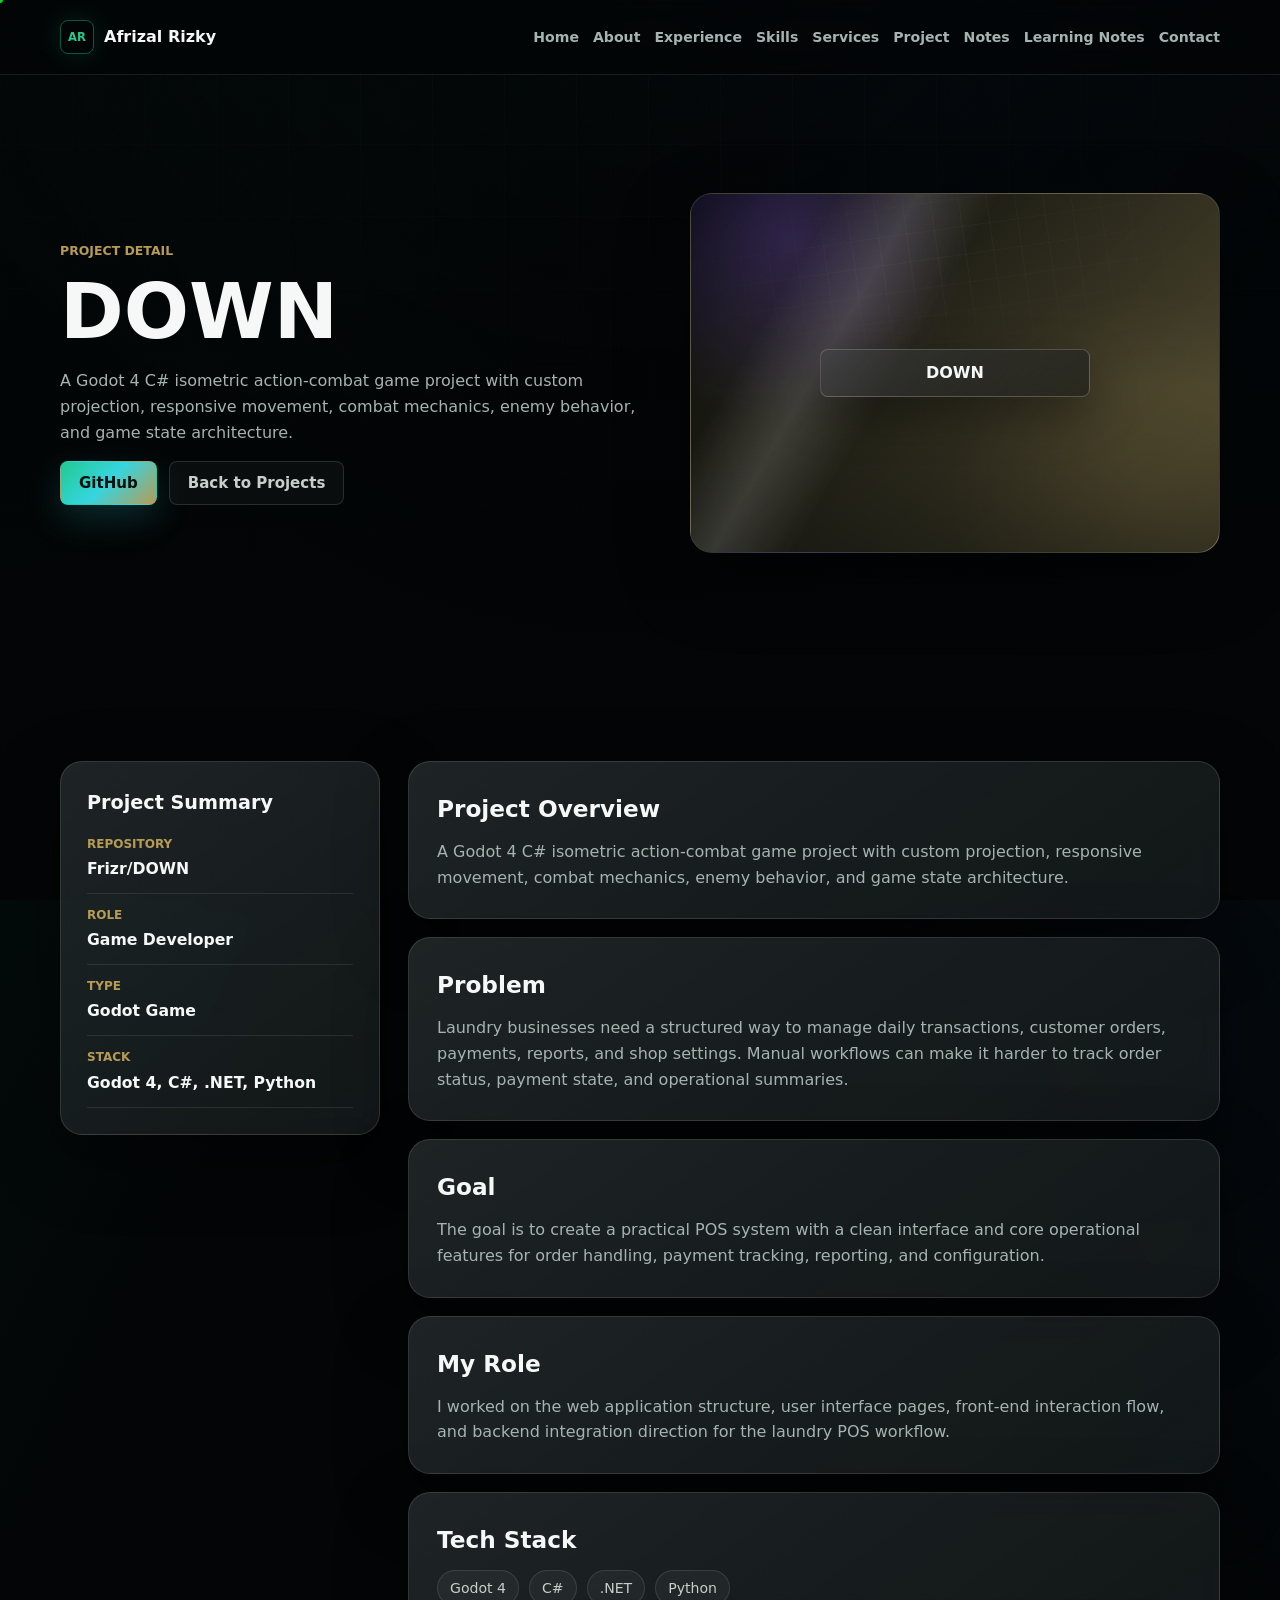
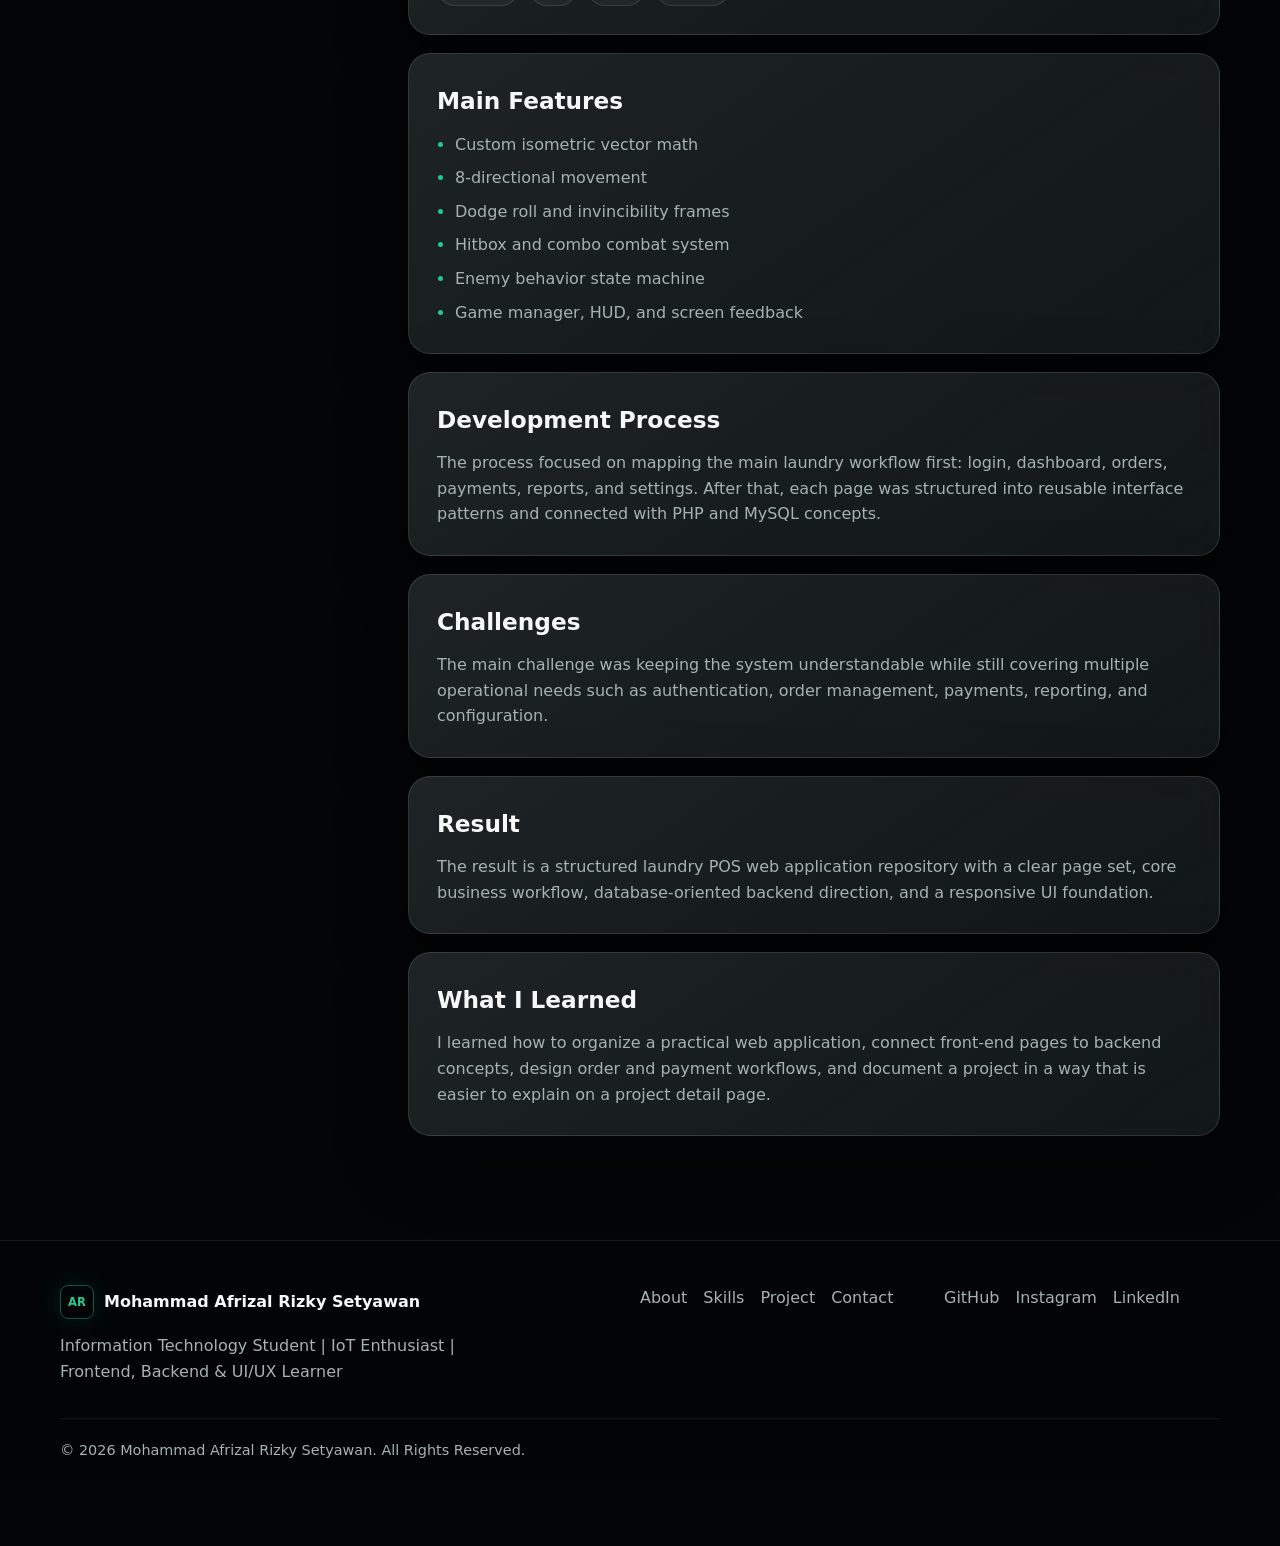
<file: project-detail-down.html>
<!DOCTYPE html>
<html lang="en">
  <head>
    <meta charset="UTF-8" />
    <meta name="viewport" content="width=device-width, initial-scale=1.0" />
    <meta
      name="description"
      content="DOWN project detail page for Mohammad Afrizal Rizky Setyawan project website."
    />
    <title>DOWN Detail | Mohammad Afrizal Rizky Setyawan</title>
    <link rel="stylesheet" href="css/style.css" />
  </head>
  <body>
    <header class="site-header">
      <nav class="navbar container" aria-label="Primary navigation">
        <a class="logo" href="index.html#home">Afrizal Rizky</a>

        <input class="nav-toggle" type="checkbox" id="nav-toggle" aria-label="Open navigation menu" />
        <label class="nav-toggle-button" for="nav-toggle" aria-hidden="true">
          <span></span>
          <span></span>
          <span></span>
        </label>

        <div class="nav-panel">
          <a href="index.html#home">Home</a>
          <a href="index.html#about">About</a>
          <a href="index.html#experience">Experience</a>
          <a href="index.html#skills">Skills</a>
          <a href="index.html#services">Services</a>
          <a href="index.html#project">Project</a>
          <a href="index.html#notes">Notes</a>
          <a href="index.html#learning-notes">Learning Notes</a>
          <a href="index.html#contact">Contact</a>
        </div>
      </nav>
    </header>

    <main>
      <section class="page-hero section-padding detail-hero">
        <div class="container page-hero-grid">
          <div>
            <p class="eyebrow">Project Detail</p>
            <h1>DOWN</h1>
            <p>
              A Godot 4 C# isometric action-combat game project with custom projection, responsive movement, combat mechanics, enemy behavior, and game state architecture.
            </p>
            <div class="hero-actions">
              <a class="btn btn-primary" href="https://github.com/Frizr/DOWN" target="_blank" rel="noreferrer">GitHub</a>
              <a class="btn btn-ghost" href="projects.html">Back to Projects</a>
            </div>
          </div>

          <div class="project-visual detail-visual visual-down">
            <span>DOWN</span>
          </div>
        </div>
      </section>

      <section class="section-padding">
        <div class="container detail-layout">
          <aside class="detail-sidebar glass-panel">
            <h2>Project Summary</h2>
            <div class="summary-list">
              <div><span>Repository</span><strong>Frizr/DOWN</strong></div>
              <div><span>Role</span><strong>Game Developer</strong></div>
              <div><span>Type</span><strong>Godot Game</strong></div>
              <div><span>Stack</span><strong>Godot 4, C#, .NET, Python</strong></div>
            </div>
          </aside>

          <article class="detail-article">
            <section class="detail-section glass-panel">
              <h2>Project Overview</h2>
              <p>
                A Godot 4 C# isometric action-combat game project with custom projection, responsive movement, combat mechanics, enemy behavior, and game state architecture.
              </p>
            </section>

            <section class="detail-section glass-panel">
              <h2>Problem</h2>
              <p>
                Laundry businesses need a structured way to manage daily transactions, customer
                orders, payments, reports, and shop settings. Manual workflows can make it harder
                to track order status, payment state, and operational summaries.
              </p>
            </section>

            <section class="detail-section glass-panel">
              <h2>Goal</h2>
              <p>
                The goal is to create a practical POS system with a clean interface and core
                operational features for order handling, payment tracking, reporting, and
                configuration.
              </p>
            </section>

            <section class="detail-section glass-panel">
              <h2>My Role</h2>
              <p>
                I worked on the web application structure, user interface pages, front-end
                interaction flow, and backend integration direction for the laundry POS workflow.
              </p>
            </section>

            <section class="detail-section glass-panel">
              <h2>Tech Stack</h2>
              <div class="tag-list">
                <span>Godot 4</span>
                <span>C#</span>
                <span>.NET</span>
                <span>Python</span>
              </div>
            </section>

            <section class="detail-section glass-panel">
              <h2>Main Features</h2>
              <ul class="detail-list">
                <li>Custom isometric vector math</li>
                <li>8-directional movement</li>
                <li>Dodge roll and invincibility frames</li>
                <li>Hitbox and combo combat system</li>
                <li>Enemy behavior state machine</li>
                <li>Game manager, HUD, and screen feedback</li>
              </ul>
            </section>

            <section class="detail-section glass-panel">
              <h2>Development Process</h2>
              <p>
                The process focused on mapping the main laundry workflow first: login, dashboard,
                orders, payments, reports, and settings. After that, each page was structured into
                reusable interface patterns and connected with PHP and MySQL concepts.
              </p>
            </section>

            <section class="detail-section glass-panel">
              <h2>Challenges</h2>
              <p>
                The main challenge was keeping the system understandable while still covering
                multiple operational needs such as authentication, order management, payments,
                reporting, and configuration.
              </p>
            </section>

            <section class="detail-section glass-panel">
              <h2>Result</h2>
              <p>
                The result is a structured laundry POS web application repository with a clear page
                set, core business workflow, database-oriented backend direction, and a responsive
                UI foundation.
              </p>
            </section>

            <section class="detail-section glass-panel">
              <h2>What I Learned</h2>
              <p>
                I learned how to organize a practical web application, connect front-end pages to
                backend concepts, design order and payment workflows, and document a project in a
                way that is easier to explain on a project detail page.
              </p>
            </section>
          </article>
        </div>
      </section>
    </main>

    <footer class="site-footer">
      <div class="container footer-grid">
        <div>
          <a class="logo" href="index.html#home">Mohammad Afrizal Rizky Setyawan</a>
          <p>Information Technology Student | IoT Enthusiast | Frontend, Backend & UI/UX Learner</p>
        </div>

        <div class="footer-links">
          <a href="index.html#about">About</a>
          <a href="index.html#skills">Skills</a>
          <a href="index.html#project">Project</a>
          <a href="index.html#contact">Contact</a>
        </div>

        <div class="footer-links">
          <a href="https://github.com/Frizr" target="_blank" rel="noreferrer">GitHub</a>
          <a href="https://www.instagram.com/frizal_risk/" target="_blank" rel="noreferrer">Instagram</a>
          <a href="https://www.linkedin.com/in/mohammad-afrizal-rizky-setyawan-b21048296/" target="_blank" rel="noreferrer">LinkedIn</a>
        </div>
      </div>
      <div class="container footer-bottom">
        <p>&copy; 2026 Mohammad Afrizal Rizky Setyawan. All Rights Reserved.</p>
      </div>
    </footer>
    <script src="assets/js/main.js"></script>
    <div class="cursor-dot"></div>
  <div class="cursor-ring"></div>
</body>
</html>
</file>
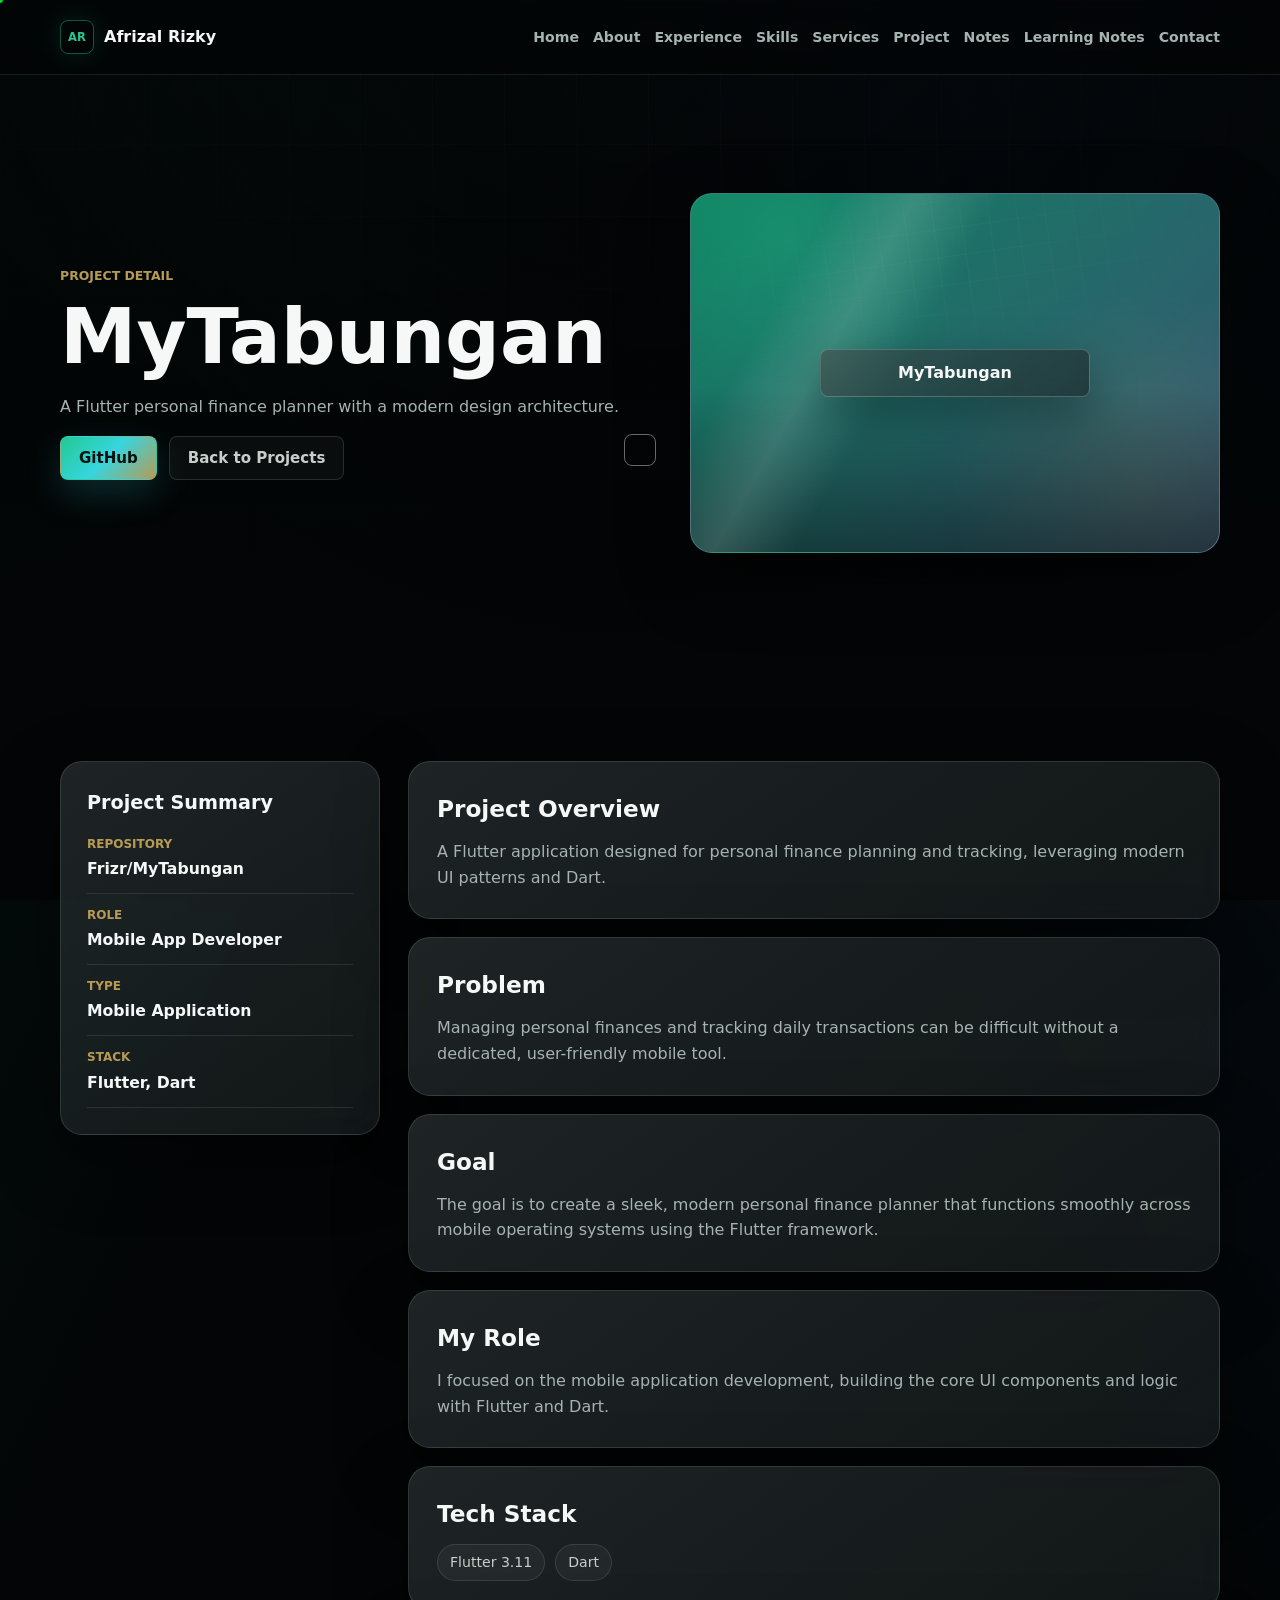
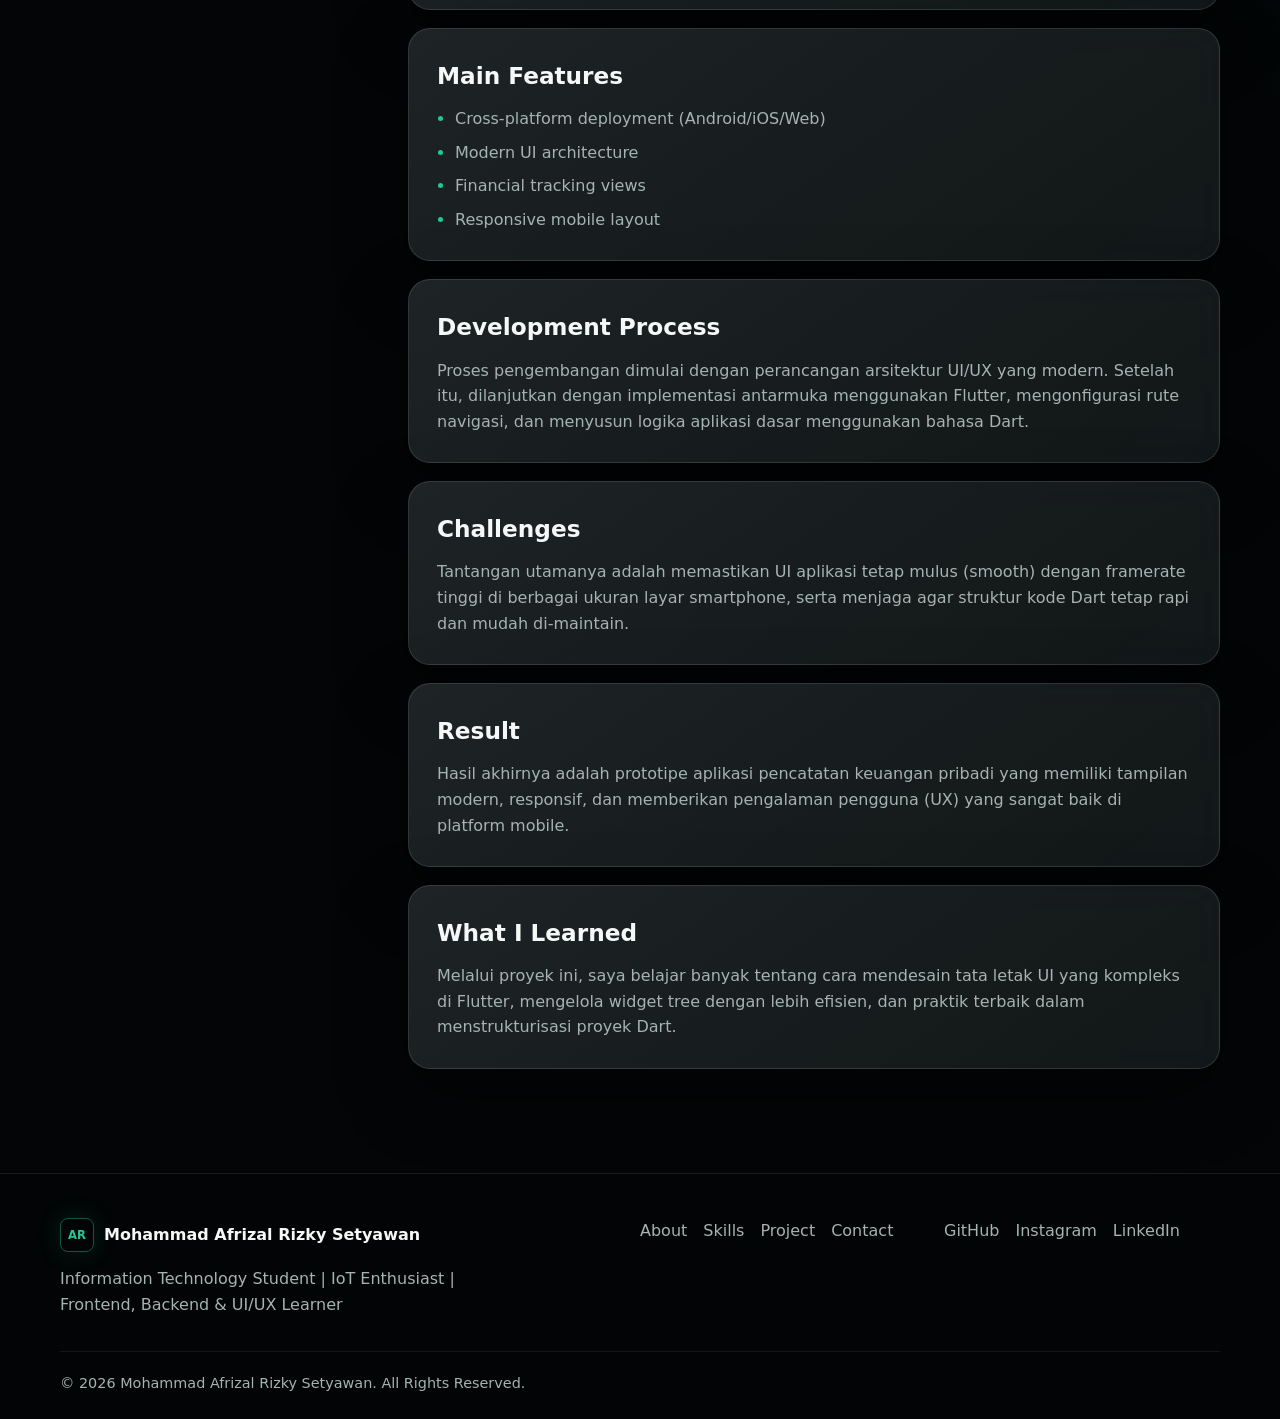
<file: project-detail-mytabungan.html>
<!DOCTYPE html>
<html lang="en">
  <head>
    <meta charset="UTF-8" />
    <meta name="viewport" content="width=device-width, initial-scale=1.0" />
    <meta
      name="description"
      content="MyTabungan project detail page for Mohammad Afrizal Rizky Setyawan project website."
    />
    <title>MyTabungan Detail | Mohammad Afrizal Rizky Setyawan</title>
    <link rel="stylesheet" href="css/style.css" />
  </head>
  <body>
    <header class="site-header">
      <nav class="navbar container" aria-label="Primary navigation">
        <a class="logo" href="index.html#home">Afrizal Rizky</a>

        <input class="nav-toggle" type="checkbox" id="nav-toggle" aria-label="Open navigation menu" />
        <label class="nav-toggle-button" for="nav-toggle" aria-hidden="true">
          <span></span>
          <span></span>
          <span></span>
        </label>

        <div class="nav-panel">
          <a href="index.html#home">Home</a>
          <a href="index.html#about">About</a>
          <a href="index.html#experience">Experience</a>
          <a href="index.html#skills">Skills</a>
          <a href="index.html#services">Services</a>
          <a href="index.html#project">Project</a>
          <a href="index.html#notes">Notes</a>
          <a href="index.html#learning-notes">Learning Notes</a>
          <a href="index.html#contact">Contact</a>
        </div>
      </nav>
    </header>

    <main>
      <section class="page-hero section-padding detail-hero">
        <div class="container page-hero-grid">
          <div>
            <p class="eyebrow">Project Detail</p>
            <h1>MyTabungan</h1>
            <p>
              A Flutter personal finance planner with a modern design architecture.
            </p>
            <div class="hero-actions">
              <a class="btn btn-primary" href="https://github.com/Frizr/MyTabungan" target="_blank" rel="noreferrer">GitHub</a>
              <a class="btn btn-ghost" href="projects.html">Back to Projects</a>
            </div>
          </div>

          <div class="project-visual detail-visual visual-mytabungan">
            <span>MyTabungan</span>
          </div>
        </div>
      </section>

      <section class="section-padding">
        <div class="container detail-layout">
          <aside class="detail-sidebar glass-panel">
            <h2>Project Summary</h2>
            <div class="summary-list">
              <div><span>Repository</span><strong>Frizr/MyTabungan</strong></div>
              <div><span>Role</span><strong>Mobile App Developer</strong></div>
              <div><span>Type</span><strong>Mobile Application</strong></div>
              <div><span>Stack</span><strong>Flutter, Dart</strong></div>
            </div>
          </aside>

          <article class="detail-article">
            <section class="detail-section glass-panel">
              <h2>Project Overview</h2>
              <p>
                A Flutter application designed for personal finance planning and tracking, leveraging modern UI patterns and Dart.
              </p>
            </section>

            <section class="detail-section glass-panel">
              <h2>Problem</h2>
              <p>
                Managing personal finances and tracking daily transactions can be difficult without a dedicated, user-friendly mobile tool.
              </p>
            </section>

            <section class="detail-section glass-panel">
              <h2>Goal</h2>
              <p>
                The goal is to create a sleek, modern personal finance planner that functions smoothly across mobile operating systems using the Flutter framework.
              </p>
            </section>

            <section class="detail-section glass-panel">
              <h2>My Role</h2>
              <p>
                I focused on the mobile application development, building the core UI components and logic with Flutter and Dart.
              </p>
            </section>

            <section class="detail-section glass-panel">
              <h2>Tech Stack</h2>
              <div class="tag-list">
                <span>Flutter 3.11</span>
                <span>Dart</span>
              </div>
            </section>

            <section class="detail-section glass-panel">
              <h2>Main Features</h2>
              <ul class="detail-list">
                <li>Cross-platform deployment (Android/iOS/Web)</li>
                <li>Modern UI architecture</li>
                <li>Financial tracking views</li>
                <li>Responsive mobile layout</li>
              </ul>
            </section>

          
            <section class="detail-section glass-panel">
              <h2>Development Process</h2>
              <p>
                Proses pengembangan dimulai dengan perancangan arsitektur UI/UX yang modern. Setelah itu, dilanjutkan dengan implementasi antarmuka menggunakan Flutter, mengonfigurasi rute navigasi, dan menyusun logika aplikasi dasar menggunakan bahasa Dart.
              </p>
            </section>

            <section class="detail-section glass-panel">
              <h2>Challenges</h2>
              <p>
                Tantangan utamanya adalah memastikan UI aplikasi tetap mulus (smooth) dengan framerate tinggi di berbagai ukuran layar smartphone, serta menjaga agar struktur kode Dart tetap rapi dan mudah di-maintain.
              </p>
            </section>

            <section class="detail-section glass-panel">
              <h2>Result</h2>
              <p>
                Hasil akhirnya adalah prototipe aplikasi pencatatan keuangan pribadi yang memiliki tampilan modern, responsif, dan memberikan pengalaman pengguna (UX) yang sangat baik di platform mobile.
              </p>
            </section>

            <section class="detail-section glass-panel">
              <h2>What I Learned</h2>
              <p>
                Melalui proyek ini, saya belajar banyak tentang cara mendesain tata letak UI yang kompleks di Flutter, mengelola widget tree dengan lebih efisien, dan praktik terbaik dalam menstrukturisasi proyek Dart.
              </p>
            </section>

          </article>
        </div>
      </section>
    </main>

    <footer class="site-footer">
      <div class="container footer-grid">
        <div>
          <a class="logo" href="index.html#home">Mohammad Afrizal Rizky Setyawan</a>
          <p>Information Technology Student | IoT Enthusiast | Frontend, Backend & UI/UX Learner</p>
        </div>

        <div class="footer-links">
          <a href="index.html#about">About</a>
          <a href="index.html#skills">Skills</a>
          <a href="index.html#project">Project</a>
          <a href="index.html#contact">Contact</a>
        </div>

        <div class="footer-links">
          <a href="https://github.com/Frizr" target="_blank" rel="noreferrer">GitHub</a>
          <a href="https://www.instagram.com/frizal_risk/" target="_blank" rel="noreferrer">Instagram</a>
          <a href="https://www.linkedin.com/in/mohammad-afrizal-rizky-setyawan-b21048296/" target="_blank" rel="noreferrer">LinkedIn</a>
        </div>
      </div>
      <div class="container footer-bottom">
        <p>&copy; 2026 Mohammad Afrizal Rizky Setyawan. All Rights Reserved.</p>
      </div>
    </footer>
    <script defer src="assets/js/main.js"></script>
    <div class="cursor-dot"></div>
  <div class="cursor-follower"></div>
</body>
</html>
</file>
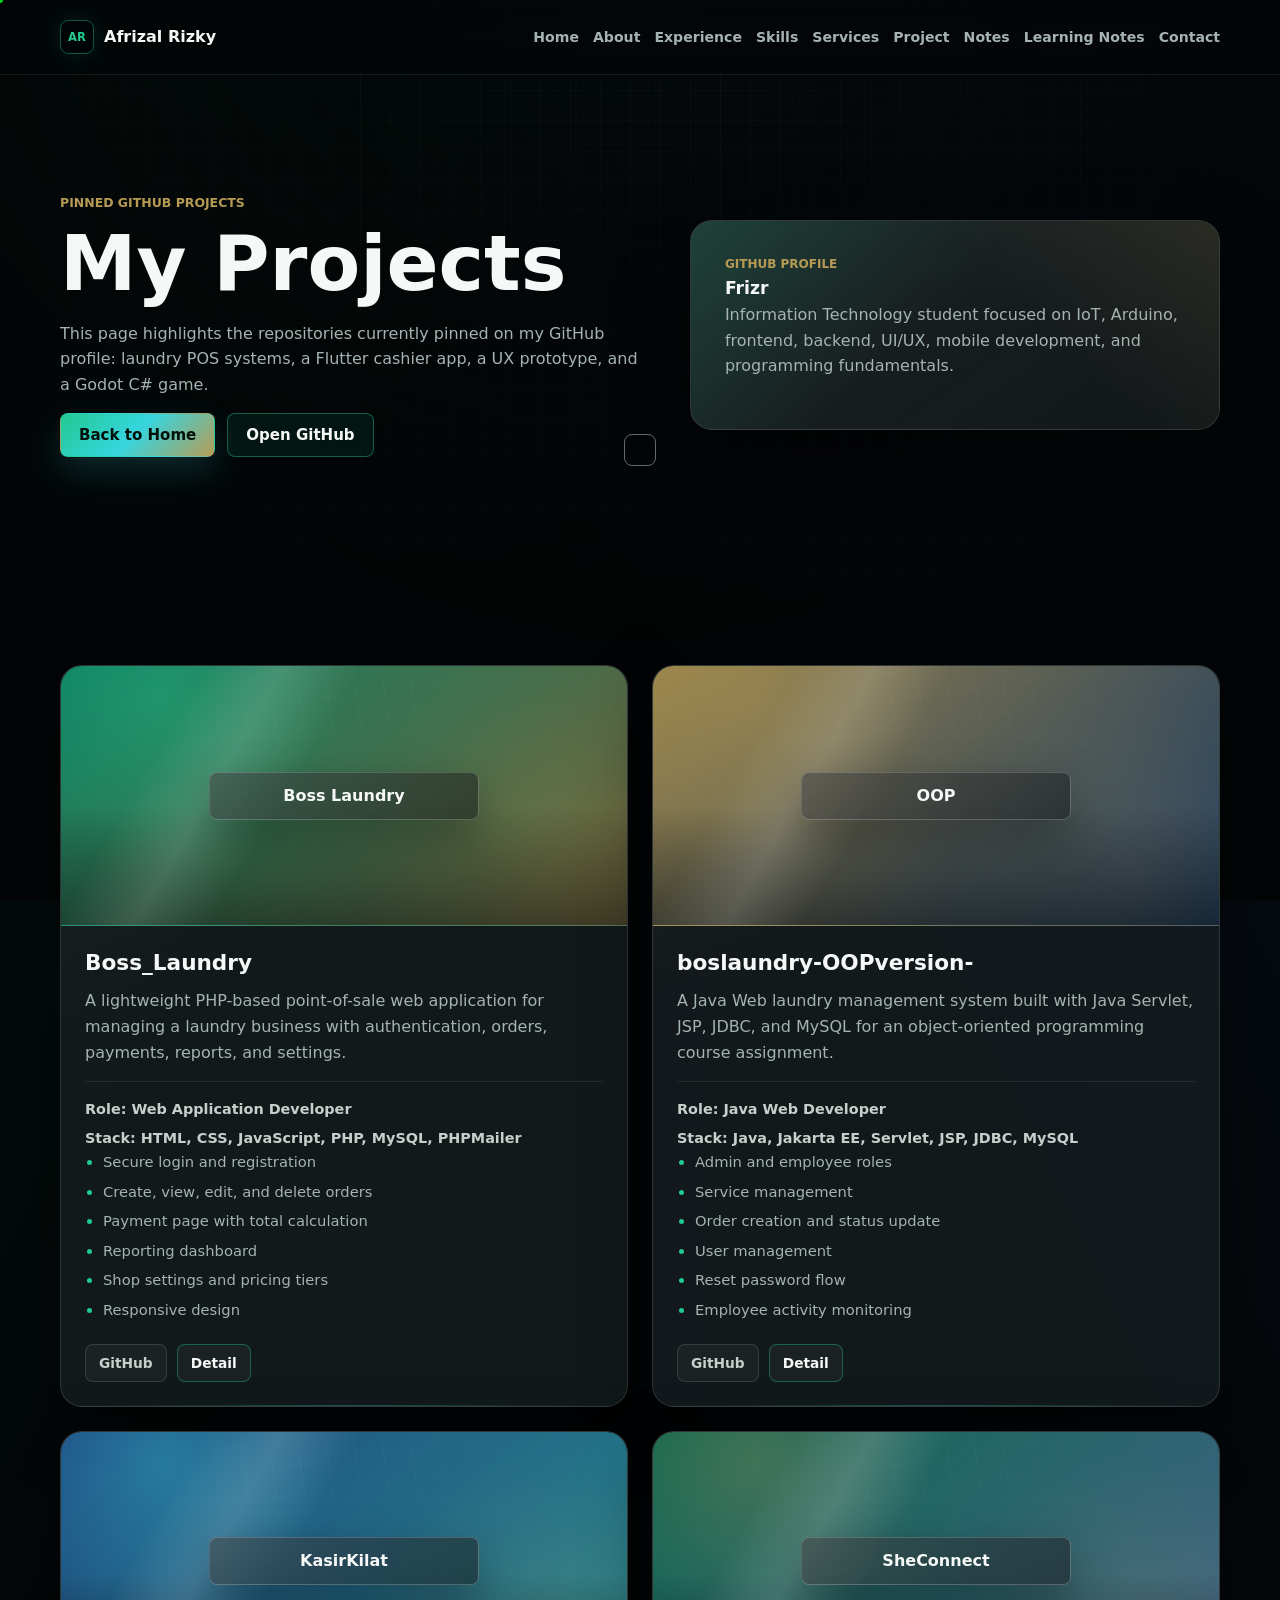
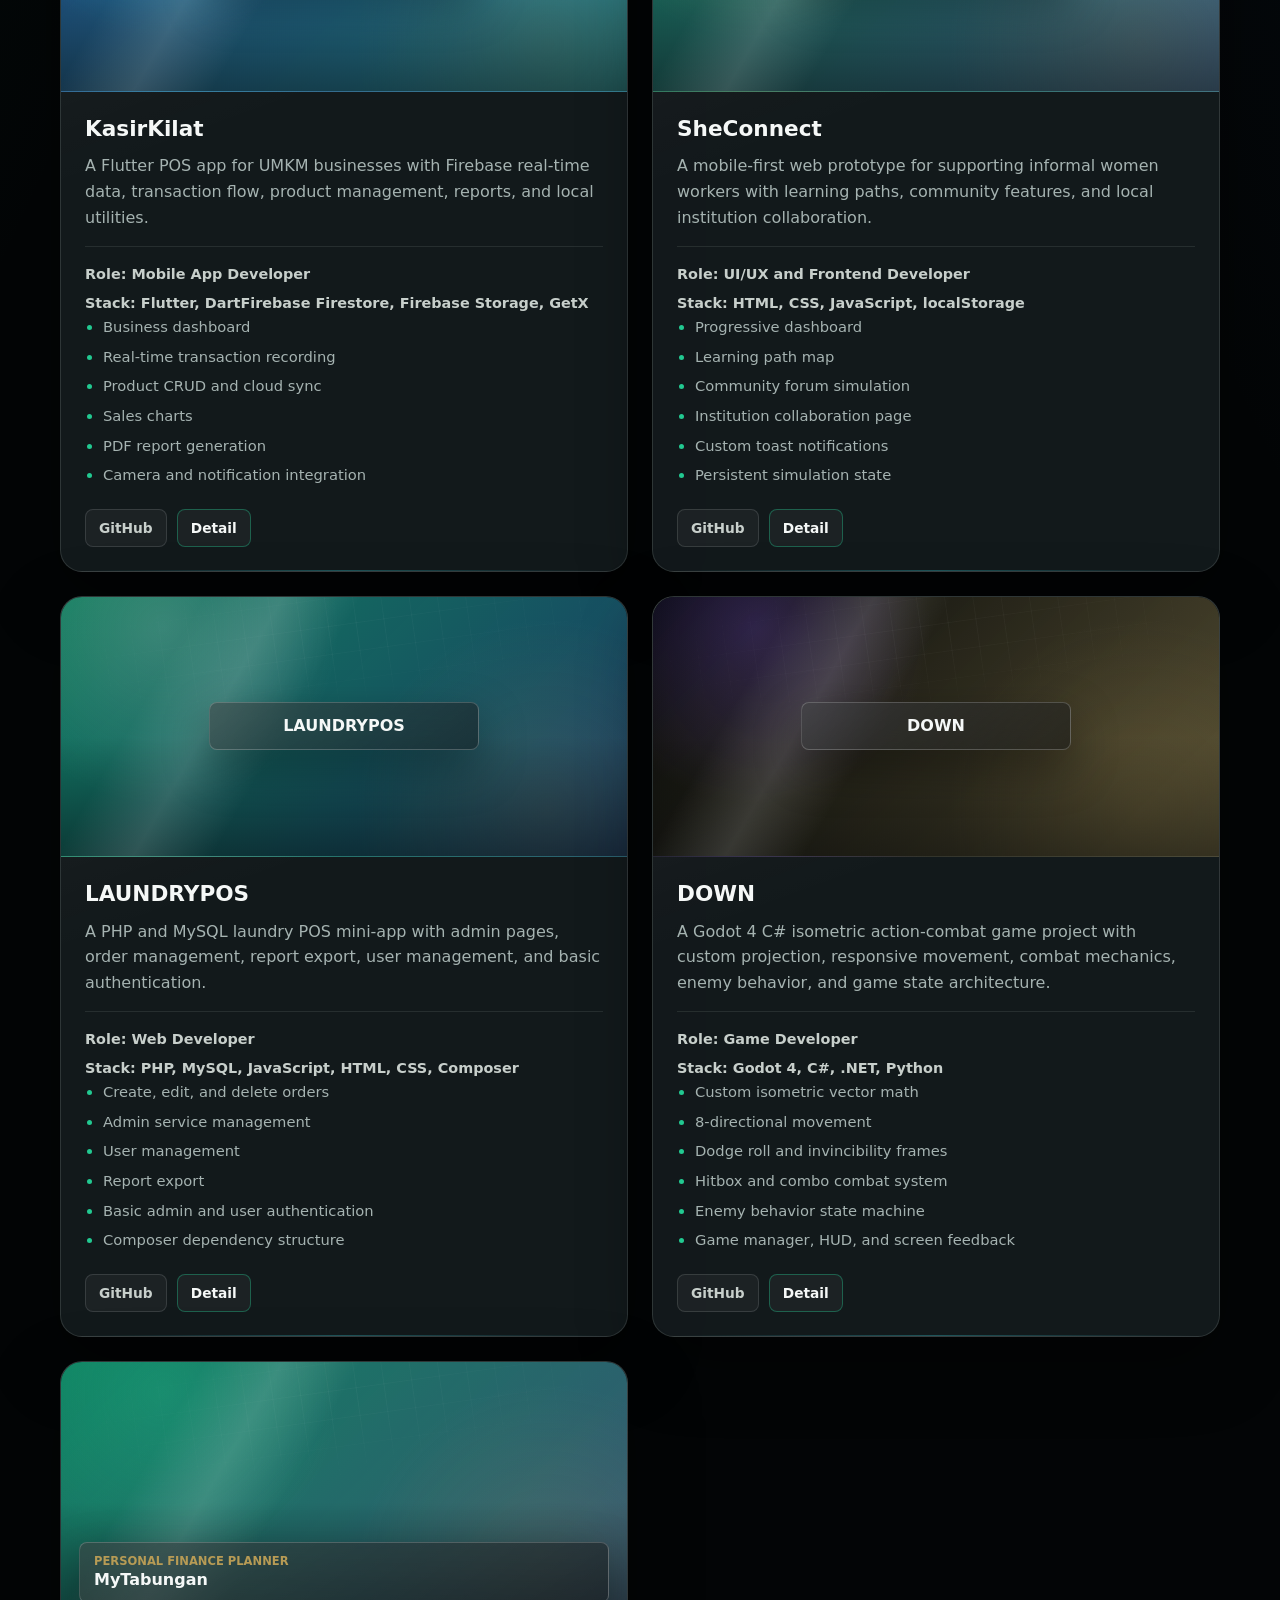
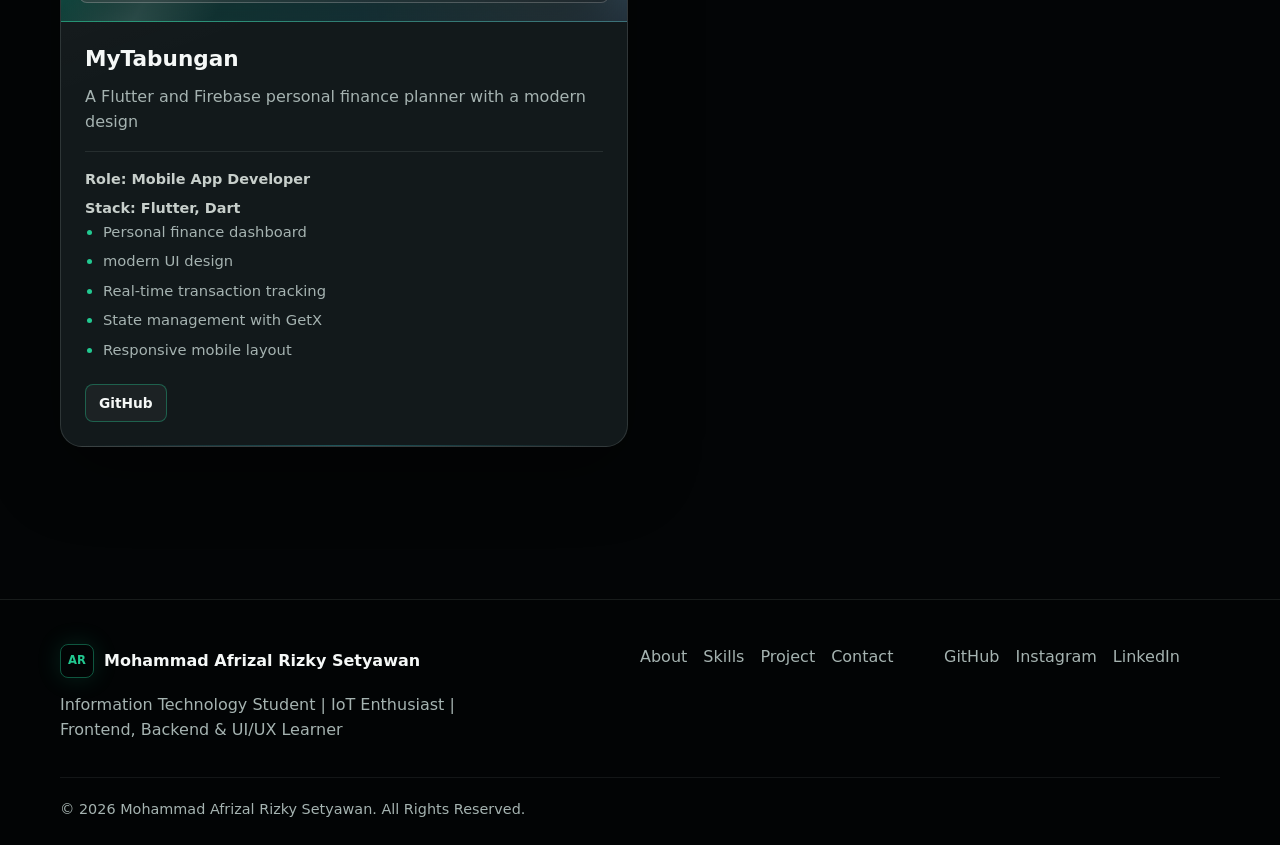
<file: projects.html>
<!DOCTYPE html>
<html lang="en">
  <head>
    <meta charset="UTF-8" />
    <meta name="viewport" content="width=device-width, initial-scale=1.0" />
    <meta
      name="description"
      content="Selected GitHub projects by Mohammad Afrizal Rizky Setyawan."
    />
    <title>Projects | Mohammad Afrizal Rizky Setyawan</title>
    <link rel="stylesheet" href="css/style.css" />
  </head>
  <body>
      <div class="bg-orb bg-orb-1"></div>
  <div class="bg-orb bg-orb-2"></div>
  <div class="grid-overlay"></div>

  <header class="site-header">
      <nav class="navbar container" aria-label="Primary navigation">
        <a class="logo" href="index.html#home">Afrizal Rizky</a>

        <input class="nav-toggle" type="checkbox" id="nav-toggle" aria-label="Open navigation menu" />
        <label class="nav-toggle-button" for="nav-toggle" aria-hidden="true">
          <span></span>
          <span></span>
          <span></span>
        </label>

        <div class="nav-panel">
          <a href="index.html#home">Home</a>
          <a href="index.html#about">About</a>
          <a href="index.html#experience">Experience</a>
          <a href="index.html#skills">Skills</a>
          <a href="index.html#services">Services</a>
          <a href="index.html#project">Project</a>
          <a href="index.html#notes">Notes</a>
          <a href="index.html#learning-notes">Learning Notes</a>
          <a href="index.html#contact">Contact</a>
        </div>
      </nav>
    </header>

    <main>
      <section class="page-hero section-padding">
        <div class="container page-hero-grid">
          <div>
            <p class="eyebrow">Pinned GitHub Projects</p>
            <h1>My Projects</h1>
            <p>
              This page highlights the repositories currently pinned on my GitHub profile:
              laundry POS systems, a Flutter cashier app, a UX prototype, and a Godot C# game.
            </p>
            <div class="hero-actions">
              <a class="btn btn-primary" href="index.html#project">Back to Home</a>
              <a class="btn btn-secondary" href="https://github.com/Frizr" target="_blank" rel="noreferrer">Open GitHub</a>
            </div>
          </div>

          <div class="page-hero-card glass-panel">
            <span>GitHub Profile</span>
            <strong>Frizr</strong>
            <p>
              Information Technology student focused on IoT, Arduino, frontend, backend, UI/UX,
              mobile development, and programming fundamentals.
            </p>
          </div>
        </div>
      </section>

      <section class="section-padding">
        <div class="container project-grid all-projects-grid">
          <article class="project-card">
            <div class="project-visual visual-pos"><span>Boss Laundry</span></div>
            <div class="project-body">
              <h3>Boss_Laundry</h3>
              <p>
                A lightweight PHP-based point-of-sale web application for managing a laundry
                business with authentication, orders, payments, reports, and settings.
              </p>
              <div class="project-meta">
                <span>Role: Web Application Developer</span>
                <span>Stack: HTML, CSS, JavaScript, PHP, MySQL, PHPMailer</span>
              </div>
              <ul class="feature-list">
                <li>Secure login and registration</li>
                <li>Create, view, edit, and delete orders</li>
                <li>Payment page with total calculation</li>
                <li>Reporting dashboard</li>
                <li>Shop settings and pricing tiers</li>
                <li>Responsive design</li>
              </ul>
              <div class="project-actions">
                <a href="https://github.com/Frizr/Boss_Laundry" target="_blank" rel="noreferrer">GitHub</a>
                <a href="project-detail-boss-laundry.html">Detail</a>
              </div>
            </div>
          </article>

          <article class="project-card">
            <div class="project-visual visual-java"><span>OOP</span></div>
            <div class="project-body">
              <h3>boslaundry-OOPversion-</h3>
              <p>
                A Java Web laundry management system built with Java Servlet, JSP, JDBC, and MySQL
                for an object-oriented programming course assignment.
              </p>
              <div class="project-meta">
                <span>Role: Java Web Developer</span>
                <span>Stack: Java, Jakarta EE, Servlet, JSP, JDBC, MySQL</span>
              </div>
              <ul class="feature-list">
                <li>Admin and employee roles</li>
                <li>Service management</li>
                <li>Order creation and status update</li>
                <li>User management</li>
                <li>Reset password flow</li>
                <li>Employee activity monitoring</li>
              </ul>
              <div class="project-actions">
                <a href="https://github.com/Frizr/boslaundry-OOPversion-" target="_blank" rel="noreferrer">GitHub</a>
                <a href="project-detail-oop-laundry.html">Detail</a>
              </div>
            </div>
          </article>

          <article class="project-card">
            <div class="project-visual visual-flutter"><span>KasirKilat</span></div>
            <div class="project-body">
              <h3>KasirKilat</h3>
              <p>
                A Flutter POS app for UMKM businesses with Firebase real-time data,
                transaction flow, product management, reports, and local utilities.
              </p>
              <div class="project-meta">
                <span>Role: Mobile App Developer</span>
                <span>Stack: Flutter, DartFirebase Firestore, Firebase Storage, GetX</span>
              </div>
              <ul class="feature-list">
                <li>Business dashboard</li>
                <li>Real-time transaction recording</li>
                <li>Product CRUD and cloud sync</li>
                <li>Sales charts</li>
                <li>PDF report generation</li>
                <li>Camera and notification integration</li>
              </ul>
              <div class="project-actions">
                <a href="https://github.com/Frizr/KasirKilat" target="_blank" rel="noreferrer">GitHub</a>
                <a href="project-detail-kasirkilat.html">Detail</a>
              </div>
            </div>
          </article>

          <article class="project-card">
            <div class="project-visual visual-she"><span>SheConnect</span></div>
            <div class="project-body">
              <h3>SheConnect</h3>
              <p>
                A mobile-first web prototype for supporting informal women workers with learning
                paths, community features, and local institution collaboration.
              </p>
              <div class="project-meta">
                <span>Role: UI/UX and Frontend Developer</span>
                <span>Stack: HTML, CSS, JavaScript, localStorage</span>
              </div>
              <ul class="feature-list">
                <li>Progressive dashboard</li>
                <li>Learning path map</li>
                <li>Community forum simulation</li>
                <li>Institution collaboration page</li>
                <li>Custom toast notifications</li>
                <li>Persistent simulation state</li>
              </ul>
              <div class="project-actions">
                <a href="https://github.com/Frizr/SheConnect" target="_blank" rel="noreferrer">GitHub</a>
                <a href="project-detail-sheconnect.html">Detail</a>
              </div>
            </div>
          </article>

          <article class="project-card">
            <div class="project-visual visual-laundry"><span>LAUNDRYPOS</span></div>
            <div class="project-body">
              <h3>LAUNDRYPOS</h3>
              <p>
                A PHP and MySQL laundry POS mini-app with admin pages, order management, report
                export, user management, and basic authentication.
              </p>
              <div class="project-meta">
                <span>Role: Web Developer</span>
                <span>Stack: PHP, MySQL, JavaScript, HTML, CSS, Composer</span>
              </div>
              <ul class="feature-list">
                <li>Create, edit, and delete orders</li>
                <li>Admin service management</li>
                <li>User management</li>
                <li>Report export</li>
                <li>Basic admin and user authentication</li>
                <li>Composer dependency structure</li>
              </ul>
              <div class="project-actions">
                <a href="https://github.com/Frizr/LAUNDRYPOS" target="_blank" rel="noreferrer">GitHub</a>
                <a href="project-detail-laundrypos.html">Detail</a>
              </div>
            </div>
          </article>

          <article class="project-card">
            <div class="project-visual visual-down"><span>DOWN</span></div>
            <div class="project-body">
              <h3>DOWN</h3>
              <p>
                A Godot 4 C# isometric action-combat game project with custom projection,
                responsive movement, combat mechanics, enemy behavior, and game state architecture.
              </p>
              <div class="project-meta">
                <span>Role: Game Developer</span>
                <span>Stack: Godot 4, C#, .NET, Python</span>
              </div>
              <ul class="feature-list">
                <li>Custom isometric vector math</li>
                <li>8-directional movement</li>
                <li>Dodge roll and invincibility frames</li>
                <li>Hitbox and combo combat system</li>
                <li>Enemy behavior state machine</li>
                <li>Game manager, HUD, and screen feedback</li>
              </ul>
              <div class="project-actions">
                <a href="https://github.com/Frizr/DOWN" target="_blank" rel="noreferrer">GitHub</a>
                <a href="project-detail-down.html">Detail</a>
              </div>
            </div>
          </article>

          <article class="project-card">
            <div class="project-visual visual-mytabungan">
              <div class="project-visual-label">
                <span>Personal Finance Planner</span>
                <strong>MyTabungan</strong>
              </div>
            </div>
            <div class="project-body">
              <h3>MyTabungan</h3>
              <p>
                A Flutter and Firebase personal finance planner with a modern design 
              </p>
              <div class="project-meta">
                <span>Role: Mobile App Developer</span>
                <span>Stack: Flutter, Dart</span>
              </div>
              <ul class="feature-list">
                <li>Personal finance dashboard</li>
                <li>modern UI design</li>
                <li>Real-time transaction tracking</li>
                <li>State management with GetX</li>
                <li>Responsive mobile layout</li>
              </ul>
              <div class="project-actions">
                <a href="https://github.com/Frizr/MyTabungan" target="_blank" rel="noreferrer">GitHub</a>
              </div>
            </div>
          </article>
        </div>
        
        <!-- Pagination Controls -->
        <div class="container pagination" id="pagination-controls" style="display: flex; justify-content: center; align-items: center; gap: 8px; margin-top: 3rem;">
        </div>
        
      </section>
    </main>

    <footer class="site-footer">
      <div class="container footer-grid">
        <div>
          <a class="logo" href="index.html#home">Mohammad Afrizal Rizky Setyawan</a>
          <p>Information Technology Student | IoT Enthusiast | Frontend, Backend & UI/UX Learner</p>
        </div>

        <div class="footer-links">
          <a href="index.html#about">About</a>
          <a href="index.html#skills">Skills</a>
          <a href="index.html#project">Project</a>
          <a href="index.html#contact">Contact</a>
        </div>

        <div class="footer-links">
          <a href="https://github.com/Frizr" target="_blank" rel="noreferrer">GitHub</a>
          <a href="https://www.instagram.com/frizal_risk/" target="_blank" rel="noreferrer">Instagram</a>
          <a href="https://www.linkedin.com/in/mohammad-afrizal-rizky-setyawan-b21048296/" target="_blank" rel="noreferrer">LinkedIn</a>
        </div>
      </div>
      <div class="container footer-bottom">
        <p>&copy; 2026 Mohammad Afrizal Rizky Setyawan. All Rights Reserved.</p>
      </div>
    </footer>
    <script defer src="assets/js/three.min.js"></script>
  <script defer src="assets/js/app.js"></script>
  <script defer src="assets/js/main.js"></script>
    
  
  <div class="cursor-dot"></div>
  <div class="cursor-follower"></div>
</body>
</html>
</file>
<file: css/style.css>
/* Base */
:root {
  --color-black: #030506;
  --color-charcoal: #081011;
  --color-gray: #11191b;
  --color-gray-soft: rgba(17, 25, 27, 0.78);
  --color-emerald: #0f8b68;
  --color-emerald-soft: #22c991;
  --color-blue: #1f4c86;
  --color-blue-soft: #5c91c8;
  --color-cyan: #36d5df;
  --color-prism: #8d5cff;
  --color-violet: #6f42d8;
  --color-silver: #c7cfcb;
  --color-gold: #b79b55;
  --color-white: #f5f8f7;
  --color-muted: #a5b3b1;
  --color-border: rgba(215, 230, 226, 0.14);
  --color-border-strong: rgba(199, 207, 203, 0.28);
  --shadow-card: 0 24px 70px rgba(0, 0, 0, 0.42);
  --shadow-glow: 0 0 42px rgba(34, 201, 145, 0.16);
  --radius-sm: 8px;
  --radius-md: 14px;
  --radius-lg: 22px;
  --container: 1160px;
  --section-space: 104px;
  --transition: 220ms ease;
}

* {
  box-sizing: border-box;
}

html {
  scroll-behavior: smooth;
}

body {
  margin: 0;
  color: var(--color-white);
  background:
    linear-gradient(115deg, rgba(15, 139, 104, 0.1), transparent 28%),
    linear-gradient(245deg, rgba(31, 76, 134, 0.14), transparent 31%),
    var(--color-black);
  font-family:
    Inter, ui-sans-serif, system-ui, -apple-system, BlinkMacSystemFont, "Segoe UI", sans-serif;
  line-height: 1.6;
}

body.prism-page {
  background:
    radial-gradient(circle at 12% 16%, rgba(141, 92, 255, 0.18), transparent 30%),
    radial-gradient(circle at 86% 12%, rgba(54, 213, 223, 0.16), transparent 28%),
    radial-gradient(circle at 52% 84%, rgba(34, 201, 145, 0.12), transparent 32%),
    linear-gradient(135deg, rgba(255, 255, 255, 0.018) 25%, transparent 25%) 0 0 / 18px 18px,
    linear-gradient(225deg, rgba(255, 255, 255, 0.014) 25%, transparent 25%) 0 0 / 18px 18px,
    var(--color-black);
}

body::before {
  position: fixed;
  inset: 0;
  z-index: -2;
  pointer-events: none;
  content: "";
  background-image:
    linear-gradient(rgba(199, 207, 203, 0.04) 1px, transparent 1px),
    linear-gradient(90deg, rgba(199, 207, 203, 0.04) 1px, transparent 1px);
  background-size: 72px 72px;
  mask-image: linear-gradient(to bottom, rgba(0, 0, 0, 0.9), transparent 72%);
}

body::after {
  position: fixed;
  inset: 0;
  z-index: -1;
  pointer-events: none;
  content: "";
  background:
    linear-gradient(180deg, rgba(3, 5, 6, 0.16), rgba(3, 5, 6, 0.86)),
    radial-gradient(circle at top center, transparent, rgba(3, 5, 6, 0.82) 62%);
}

img,
svg {
  max-width: 100%;
}

a {
  color: inherit;
  text-decoration: none;
}

p,
h1,
h2,
h3 {
  margin-top: 0;
}

p {
  color: var(--color-muted);
}

ul {
  margin: 0;
  padding-left: 18px;
}

button,
input,
textarea {
  font: inherit;
}

.container {
  width: min(100% - 40px, var(--container));
  margin-inline: auto;
}

.section-padding {
  padding: var(--section-space) 0;
}

.section-deep {
  border-block: 1px solid rgba(215, 230, 226, 0.09);
  background:
    linear-gradient(135deg, rgba(15, 139, 104, 0.07), transparent 36%),
    linear-gradient(225deg, rgba(183, 155, 85, 0.06), transparent 32%),
    rgba(8, 16, 17, 0.72);
}

.eyebrow {
  margin-bottom: 14px;
  color: var(--color-gold);
  font-size: 0.78rem;
  font-weight: 700;
  letter-spacing: 0;
  text-transform: uppercase;
}

.section-heading {
  max-width: 760px;
  margin-bottom: 36px;
}

.section-heading h2 {
  margin-bottom: 0;
  color: var(--color-white);
  font-size: 2.5rem;
  line-height: 1.1;
  letter-spacing: 0;
}

.section-heading-split {
  display: flex;
  max-width: none;
  align-items: end;
  justify-content: space-between;
  gap: 28px;
}

.section-heading-split > div {
  max-width: 760px;
}

.glass-panel {
  border: 1px solid var(--color-border);
  background:
    linear-gradient(145deg, rgba(255, 255, 255, 0.08), rgba(255, 255, 255, 0.025)),
    rgba(17, 25, 27, 0.66);
  box-shadow: var(--shadow-card);
  backdrop-filter: blur(18px);
}

.btn,
.project-actions a,
.text-link {
  display: inline-flex;
  min-height: 44px;
  align-items: center;
  justify-content: center;
  border-radius: var(--radius-sm);
  font-size: 0.94rem;
  font-weight: 700;
  transition:
    transform var(--transition),
    border-color var(--transition),
    background var(--transition),
    color var(--transition),
    box-shadow var(--transition);
}

.btn:hover,
.project-actions a:hover,
.text-link:hover {
  transform: translateY(-2px);
}

.btn {
  padding: 0 18px;
  border: 1px solid transparent;
}

.btn-primary {
  color: #03110c;
  background: linear-gradient(135deg, var(--color-emerald-soft), var(--color-cyan) 48%, var(--color-gold));
  box-shadow: 0 14px 35px rgba(54, 213, 223, 0.18);
}

.btn-primary:hover {
  box-shadow: 0 18px 45px rgba(141, 92, 255, 0.24);
}

.btn-secondary {
  border-color: rgba(34, 201, 145, 0.42);
  color: var(--color-white);
  background: rgba(15, 139, 104, 0.12);
}

.btn-secondary:hover {
  background: rgba(15, 139, 104, 0.2);
}

.btn-ghost {
  border-color: var(--color-border);
  color: var(--color-silver);
  background: rgba(255, 255, 255, 0.035);
}

.btn-ghost:hover {
  border-color: rgba(183, 155, 85, 0.44);
  color: var(--color-white);
}

.text-link {
  min-height: 0;
  color: var(--color-emerald-soft);
}

/* Header */
.site-header {
  position: sticky;
  top: 0;
  z-index: 100;
  border-bottom: 1px solid rgba(215, 230, 226, 0.1);
  background: rgba(3, 5, 6, 0.7);
  backdrop-filter: blur(18px);
}

.navbar {
  display: flex;
  min-height: 74px;
  align-items: center;
  justify-content: space-between;
  gap: 24px;
}

.logo {
  display: inline-flex;
  align-items: center;
  gap: 10px;
  color: var(--color-white);
  font-weight: 800;
}

.logo::before {
  display: inline-grid;
  width: 32px;
  height: 32px;
  place-items: center;
  border: 1px solid rgba(34, 201, 145, 0.42);
  border-radius: var(--radius-sm);
  color: var(--color-emerald-soft);
  content: "AR";
  font-size: 0.72rem;
  box-shadow: 0 0 24px rgba(34, 201, 145, 0.16);
}

.nav-panel {
  display: flex;
  align-items: center;
  gap: 14px;
}

.nav-panel a {
  color: var(--color-muted);
  font-size: 0.88rem;
  font-weight: 650;
}

.nav-panel a:hover,
.nav-panel a.is-active, .nav-panel a.active {
  color: var(--color-white);
}

.nav-toggle {
  position: absolute;
  width: 1px;
  height: 1px;
  opacity: 0;
  pointer-events: none;
}

.nav-toggle-button {
  display: none;
}

/* Hero */
.hero {
  position: relative;
  min-height: calc(100vh - 74px);
  overflow: hidden;
  padding-top: 118px;
}

.hero::before {
  position: absolute;
  inset: 9% 0 auto;
  width: min(940px, 80%);
  height: 1px;
  margin-inline: auto;
  content: "";
  background: linear-gradient(90deg, transparent, rgba(199, 207, 203, 0.34), transparent);
}

.hero-grid {
  display: grid;
  align-items: center;
  gap: 56px;
  grid-template-columns: minmax(0, 1.04fr) minmax(320px, 0.96fr);
}

.hero-content {
  position: relative;
  z-index: 2;
}

.hero h1,
.page-hero h1 {
  max-width: 820px;
  margin-bottom: 20px;
  color: var(--color-white);
  font-size: 4.8rem;
  line-height: 0.96;
  letter-spacing: 0;
}

.hero-subtitle {
  margin-bottom: 18px;
  color: var(--color-silver);
  font-size: 1.25rem;
  font-weight: 700;
}

.hero-description {
  max-width: 670px;
  margin-bottom: 32px;
  font-size: 1.04rem;
}

.hero-actions {
  display: flex;
  flex-wrap: wrap;
  gap: 12px;
}

.hero-visual {
  position: relative;
  min-height: 540px;
  perspective: 1100px;
}

.orbital-stage {
  position: relative;
  width: min(100%, 540px);
  aspect-ratio: 1;
  margin-inline: auto;
  transform-style: preserve-3d;
}

.orbital-stage::before {
  position: absolute;
  inset: 10%;
  border: 1px solid rgba(199, 207, 203, 0.15);
  border-radius: 28px;
  content: "";
  transform: rotateX(62deg) rotateZ(-28deg);
  box-shadow:
    inset 0 0 36px rgba(34, 201, 145, 0.08),
    0 34px 90px rgba(0, 0, 0, 0.44);
}

.glow {
  position: absolute;
  border-radius: 999px;
  filter: blur(32px);
  opacity: 0.56;
}

.glow-emerald {
  inset: 16% auto auto 10%;
  width: 210px;
  height: 210px;
  background: rgba(34, 201, 145, 0.34);
}

.glow-blue {
  right: 8%;
  bottom: 12%;
  width: 230px;
  height: 230px;
  background: rgba(92, 145, 200, 0.3);
}

.glow-prism {
  top: 36%;
  right: 18%;
  width: 190px;
  height: 190px;
  background: rgba(141, 92, 255, 0.24);
}

.core-sphere {
  position: absolute;
  inset: 50% auto auto 50%;
  width: 220px;
  height: 220px;
  border: 1px solid rgba(255, 255, 255, 0.24);
  border-radius: 34px;
  background:
    radial-gradient(circle at 28% 22%, rgba(255, 255, 255, 0.84), transparent 10%),
    linear-gradient(135deg, rgba(34, 201, 145, 0.82), rgba(31, 76, 134, 0.76) 54%, rgba(183, 155, 85, 0.62));
  box-shadow:
    0 28px 90px rgba(0, 0, 0, 0.48),
    0 0 44px rgba(34, 201, 145, 0.2);
  transform: translate(-50%, -50%) rotateX(58deg) rotateZ(42deg);
  animation: float-core 7s ease-in-out infinite;
}

.core-sphere::before,
.core-sphere::after {
  position: absolute;
  border: 1px solid rgba(255, 255, 255, 0.18);
  content: "";
}

.core-sphere::before {
  inset: 24px;
  border-radius: 24px;
}

.core-sphere::after {
  right: -22px;
  bottom: -22px;
  width: 74px;
  height: 74px;
  border-radius: 18px;
  background: rgba(3, 5, 6, 0.34);
  backdrop-filter: blur(8px);
}

.ring {
  position: absolute;
  inset: 50% auto auto 50%;
  border: 1px solid rgba(199, 207, 203, 0.28);
  border-radius: 50%;
  transform-style: preserve-3d;
}

.ring-one {
  width: 360px;
  height: 150px;
  transform: translate(-50%, -50%) rotateX(70deg) rotateZ(18deg);
}

.ring-two {
  width: 420px;
  height: 170px;
  border-color: rgba(183, 155, 85, 0.24);
  transform: translate(-50%, -50%) rotateX(72deg) rotateZ(-32deg);
}

.floating-card {
  position: absolute;
  width: 168px;
  padding: 16px;
  border: 1px solid var(--color-border);
  border-radius: var(--radius-md);
  background: rgba(8, 16, 17, 0.62);
  box-shadow: 0 22px 60px rgba(0, 0, 0, 0.36);
  backdrop-filter: blur(15px);
  animation: float-card 6s ease-in-out infinite;
}

.floating-card span,
.page-hero-card span,
.summary-list span,
.info-list span {
  display: block;
  color: var(--color-gold);
  font-size: 0.75rem;
  font-weight: 800;
  text-transform: uppercase;
}

.floating-card strong,
.page-hero-card strong {
  display: block;
  color: var(--color-white);
  font-size: 1.08rem;
}

.card-top {
  top: 14%;
  right: 3%;
}

.card-bottom {
  bottom: 12%;
  left: 2%;
  animation-delay: -2.4s;
}

.glass-cube {
  position: absolute;
  width: 82px;
  height: 82px;
  border: 1px solid rgba(199, 207, 203, 0.18);
  border-radius: 18px;
  background: linear-gradient(145deg, rgba(199, 207, 203, 0.18), rgba(199, 207, 203, 0.04));
  box-shadow: 0 20px 45px rgba(0, 0, 0, 0.34);
  transform-style: preserve-3d;
}

.cube-left {
  top: 32%;
  left: 1%;
  transform: rotateX(58deg) rotateZ(28deg);
}

.cube-right {
  right: 7%;
  bottom: 30%;
  transform: rotateX(58deg) rotateZ(-34deg);
}

.holo-stage {
  position: relative;
  width: min(100%, 560px);
  aspect-ratio: 1;
  margin-inline: auto;
  transform-style: preserve-3d;
  perspective: 1200px;
}

.holo-backdrop {
  position: absolute;
  inset: 9% 8% 16%;
  border: 1px solid rgba(199, 207, 203, 0.16);
  border-radius: 34px;
  background:
    linear-gradient(135deg, rgba(255, 255, 255, 0.1), rgba(255, 255, 255, 0.015)),
    linear-gradient(90deg, rgba(141, 92, 255, 0.12), transparent 42%, rgba(54, 213, 223, 0.1)),
    radial-gradient(circle at 34% 28%, rgba(34, 201, 145, 0.22), transparent 34%),
    radial-gradient(circle at 74% 70%, rgba(92, 145, 200, 0.22), transparent 36%),
    rgba(8, 16, 17, 0.42);
  box-shadow:
    inset 0 0 70px rgba(34, 201, 145, 0.06),
    0 34px 95px rgba(0, 0, 0, 0.48);
  transform: rotateX(58deg) rotateZ(-17deg) translateZ(-30px);
}

.holo-backdrop::before,
.holo-backdrop::after {
  position: absolute;
  content: "";
  pointer-events: none;
}

.holo-backdrop::before {
  inset: 18px;
  border: 1px solid rgba(34, 201, 145, 0.14);
  border-radius: 24px;
}

.holo-backdrop::after {
  inset: 0;
  border-radius: inherit;
  background:
    linear-gradient(90deg, transparent, rgba(255, 255, 255, 0.12), transparent),
    repeating-linear-gradient(0deg, rgba(255, 255, 255, 0.035) 0 1px, transparent 1px 15px);
  mix-blend-mode: screen;
  opacity: 0.44;
}

.holo-grid-floor {
  position: absolute;
  right: 5%;
  bottom: 1%;
  left: 4%;
  height: 42%;
  border: 1px solid rgba(34, 201, 145, 0.16);
  border-radius: 50%;
  background-image:
    linear-gradient(rgba(34, 201, 145, 0.18) 1px, transparent 1px),
    linear-gradient(90deg, rgba(92, 145, 200, 0.16) 1px, transparent 1px);
  background-size: 26px 26px;
  box-shadow:
    0 0 44px rgba(34, 201, 145, 0.12),
    inset 0 0 55px rgba(31, 76, 134, 0.12);
  mask-image: radial-gradient(ellipse, rgba(0, 0, 0, 0.9), transparent 72%);
  transform: rotateX(67deg) translateZ(-80px);
}

.scan-beam {
  position: absolute;
  top: 9%;
  left: 50%;
  width: 30%;
  height: 74%;
  border-radius: 999px;
  background: linear-gradient(180deg, rgba(199, 207, 203, 0), rgba(34, 201, 145, 0.22), rgba(199, 207, 203, 0));
  filter: blur(10px);
  opacity: 0.65;
  transform: translateX(-50%) rotateZ(10deg);
  animation: beam-sweep 6s ease-in-out infinite;
}

.holo-core {
  position: absolute;
  inset: 50% auto auto 50%;
  width: 250px;
  height: 250px;
  transform: translate(-50%, -50%);
  transform-style: preserve-3d;
  animation: core-hover 7s ease-in-out infinite;
}

.holo-chip {
  position: absolute;
  inset: 50% auto auto 50%;
  display: grid;
  width: 158px;
  height: 158px;
  place-items: center;
  border: 1px solid rgba(255, 255, 255, 0.2);
  border-radius: 30px;
  background:
    linear-gradient(145deg, rgba(34, 201, 145, 0.9), rgba(54, 213, 223, 0.76) 35%, rgba(141, 92, 255, 0.72) 68%, rgba(183, 155, 85, 0.62)),
    rgba(17, 25, 27, 0.9);
  box-shadow:
    0 26px 76px rgba(0, 0, 0, 0.46),
    0 0 42px rgba(34, 201, 145, 0.24),
    inset 0 0 36px rgba(255, 255, 255, 0.08);
  transform: translate(-50%, -50%) rotateX(58deg) rotateZ(45deg);
}

.holo-chip strong {
  color: var(--color-white);
  font-size: 2.55rem;
  font-weight: 950;
  line-height: 1;
  transform: rotateZ(-45deg);
}

.holo-chip small {
  color: rgba(245, 248, 247, 0.82);
  font-size: 0.66rem;
  font-weight: 900;
  letter-spacing: 0;
  transform: rotateZ(-45deg);
}

.chip-line {
  position: absolute;
  left: 20px;
  width: calc(100% - 40px);
  height: 1px;
  background: linear-gradient(90deg, transparent, rgba(255, 255, 255, 0.75), transparent);
}

.chip-line-top {
  top: 28px;
}

.chip-line-bottom {
  bottom: 28px;
}

.holo-ring {
  position: absolute;
  inset: 50% auto auto 50%;
  border: 1px solid rgba(199, 207, 203, 0.28);
  border-radius: 50%;
  transform-style: preserve-3d;
}

.holo-ring-one {
  width: 350px;
  height: 130px;
  transform: translate(-50%, -50%) rotateX(72deg) rotateZ(18deg);
  animation: ring-drift-one 10s linear infinite;
}

.holo-ring-two {
  width: 410px;
  height: 170px;
  border-color: rgba(141, 92, 255, 0.34);
  transform: translate(-50%, -50%) rotateX(68deg) rotateZ(-30deg);
  animation: ring-drift-two 12s linear infinite;
}

.holo-ring-three {
  width: 220px;
  height: 220px;
  border-color: rgba(183, 155, 85, 0.26);
  transform: translate(-50%, -50%) rotateX(58deg) rotateZ(45deg);
}

.holo-axis {
  position: absolute;
  inset: 50% auto auto 50%;
  height: 1px;
  width: 410px;
  background: linear-gradient(90deg, transparent, rgba(199, 207, 203, 0.4), transparent);
  transform-origin: center;
}

.axis-x {
  transform: translate(-50%, -50%) rotateZ(24deg);
}

.axis-y {
  transform: translate(-50%, -50%) rotateZ(114deg);
}

.data-panel {
  position: absolute;
  z-index: 3;
  width: 190px;
  padding: 16px;
  border: 1px solid rgba(199, 207, 203, 0.16);
  border-radius: var(--radius-md);
  background:
    linear-gradient(145deg, rgba(255, 255, 255, 0.1), rgba(255, 255, 255, 0.028)),
    rgba(3, 5, 6, 0.62);
  box-shadow: 0 22px 60px rgba(0, 0, 0, 0.4);
  backdrop-filter: blur(16px);
  animation: panel-hover 6s ease-in-out infinite;
}

.data-panel::before {
  position: absolute;
  inset: 8px;
  border: 1px solid rgba(34, 201, 145, 0.1);
  border-radius: 10px;
  content: "";
  pointer-events: none;
}

.data-panel span {
  display: block;
  color: var(--color-gold);
  font-size: 0.74rem;
  font-weight: 900;
  text-transform: uppercase;
}

.data-panel strong {
  display: block;
  margin-top: 3px;
  color: var(--color-white);
  font-size: 1.08rem;
}

.data-panel small {
  display: block;
  margin-top: 4px;
  color: var(--color-muted);
  font-size: 0.78rem;
}

.panel-left {
  top: 15%;
  left: 0;
}

.panel-right {
  right: 1%;
  bottom: 16%;
  animation-delay: -2.2s;
}

.data-node {
  position: absolute;
  z-index: 2;
  width: 18px;
  height: 18px;
  border: 1px solid rgba(255, 255, 255, 0.28);
  border-radius: 50%;
  background: var(--color-emerald-soft);
  box-shadow:
    0 0 22px rgba(34, 201, 145, 0.58),
    0 0 48px rgba(92, 145, 200, 0.18);
}

.node-one {
  top: 29%;
  right: 16%;
}

.node-two {
  bottom: 26%;
  left: 18%;
  background: var(--color-blue-soft);
}

.node-three {
  top: 58%;
  right: 30%;
  width: 12px;
  height: 12px;
  background: var(--color-gold);
}

/* About */
.about-grid {
  display: grid;
  align-items: stretch;
  gap: 28px;
  grid-template-columns: minmax(0, 0.95fr) minmax(320px, 1.05fr);
}

.about-copy,
.profile-card,
.contact-form,
.detail-sidebar,
.detail-section,
.page-hero-card {
  border-radius: var(--radius-lg);
}

.about-copy {
  padding: 34px;
}

.about-copy p {
  font-size: 1.05rem;
}

.about-copy p:last-child {
  margin-bottom: 0;
}

.profile-card {
  position: relative;
  display: grid;
  gap: 28px;
  overflow: hidden;
  padding: 32px;
  grid-template-columns: 150px minmax(0, 1fr);
}

.profile-card::before {
  position: absolute;
  inset: 0;
  content: "";
  background:
    linear-gradient(135deg, rgba(34, 201, 145, 0.16), transparent 34%),
    linear-gradient(225deg, rgba(92, 145, 200, 0.14), transparent 34%);
  pointer-events: none;
}

.profile-orbit {
  position: relative;
  z-index: 1;
  display: grid;
  width: 136px;
  height: 136px;
  place-items: center;
  border: 1px solid rgba(34, 201, 145, 0.34);
  border-radius: 30px;
  background: rgba(3, 5, 6, 0.36);
  box-shadow: var(--shadow-glow);
  transform: rotateX(16deg) rotateZ(-7deg);
}

.profile-orbit::before {
  position: absolute;
  inset: 18px;
  border: 1px solid rgba(183, 155, 85, 0.42);
  border-radius: 22px;
  content: "";
}

.profile-orbit span {
  color: var(--color-white);
  font-size: 2.3rem;
  font-weight: 900;
}

.info-list,
.summary-list {
  position: relative;
  z-index: 1;
  display: grid;
  gap: 12px;
}

.info-list div,
.summary-list div {
  display: grid;
  gap: 2px;
  padding-bottom: 12px;
  border-bottom: 1px solid rgba(215, 230, 226, 0.1);
}

.info-list strong,
.summary-list strong {
  color: var(--color-white);
  font-size: 0.98rem;
}

.metrics-grid {
  display: grid;
  gap: 12px;
  margin-top: 28px;
  grid-template-columns: repeat(4, minmax(0, 1fr));
}

.metrics-grid div {
  position: relative;
  overflow: hidden;
  min-height: 96px;
  padding: 18px;
  border: 1px solid rgba(199, 207, 203, 0.12);
  border-radius: var(--radius-md);
  background:
    linear-gradient(135deg, rgba(54, 213, 223, 0.08), rgba(141, 92, 255, 0.06)),
    rgba(3, 5, 6, 0.34);
}

.metrics-grid div::before {
  position: absolute;
  inset: 0;
  content: "";
  background: linear-gradient(120deg, transparent, rgba(255, 255, 255, 0.12), transparent);
  transform: translateX(-100%);
  
  grid-template-columns: repeat(4, minmax(0, 1fr));
}

.skill-card {
  position: relative;
  min-height: 220px;
  overflow: hidden;
  padding: 24px;
  border: 1px solid var(--color-border);
  border-radius: var(--radius-md);
  background:
    linear-gradient(145deg, rgba(255, 255, 255, 0.08), rgba(255, 255, 255, 0.02)),
    var(--color-gray-soft);
  box-shadow: 0 18px 48px rgba(0, 0, 0, 0.28);
  transition:
    transform var(--transition),
    border-color var(--transition),
    box-shadow var(--transition);
}

.skill-card::before,
.project-card::before {
  position: absolute;
  inset: 0;
  padding: 1px;
  border-radius: inherit;
  content: "";
  background: linear-gradient(135deg, rgba(34, 201, 145, 0.52), rgba(92, 145, 200, 0.12), rgba(183, 155, 85, 0.38));
  -webkit-mask:
    linear-gradient(#000 0 0) content-box,
    linear-gradient(#000 0 0);
  -webkit-mask-composite: xor;
  mask:
    linear-gradient(#000 0 0) content-box,
    linear-gradient(#000 0 0);
  mask-composite: exclude;
  opacity: 0;
  pointer-events: none;
  transition: opacity var(--transition);
}

.skill-card:hover,
.project-card:hover {
  border-color: rgba(34, 201, 145, 0.24);
  box-shadow:
    0 26px 70px rgba(0, 0, 0, 0.38),
    0 0 32px rgba(34, 201, 145, 0.08);
  transform: translateY(-6px) rotateX(var(--tilt-x, 0deg)) rotateY(var(--tilt-y, 0deg));
}

.skill-card:hover::before,
.project-card:hover::before {
  opacity: 1;
}

.skill-card h3 {
  margin-bottom: 18px;
  color: var(--color-white);
  font-size: 1.18rem;
}

.skill-wide {
  grid-column: span 2;
}

.tag-list {
  display: flex;
  flex-wrap: wrap;
  gap: 10px;
}

.tag-list span {
  display: inline-flex;
  min-height: 34px;
  align-items: center;
  border: 1px solid rgba(199, 207, 203, 0.14);
  border-radius: 999px;
  padding: 6px 12px;
  color: var(--color-silver);
  background: rgba(255, 255, 255, 0.045);
  font-size: 0.88rem;
}

.skill-bars {
  display: grid;
  gap: 16px;
}

.skill-bar {
  position: relative;
  display: grid;
  min-height: 46px;
  align-content: start;
  gap: 9px;
  grid-template-columns: 1fr auto;
  color: var(--color-silver);
  font-size: 0.9rem;
  font-weight: 800;
}

.skill-bar span,
.skill-bar strong {
  line-height: 1;
}

.skill-bar strong {
  color: var(--color-cyan);
  font-size: 0.82rem;
}

.skill-bar::before,
.skill-bar::after {
  grid-column: 1 / -1;
  display: block;
  height: 9px;
  border-radius: 999px;
  content: "";
}

.skill-bar::before {
  background: rgba(255, 255, 255, 0.08);
}

.skill-bar::after {
  position: absolute;
  right: auto;
  bottom: 0;
  left: 0;
  width: var(--value);
  background: linear-gradient(90deg, var(--color-emerald-soft), var(--color-cyan), var(--color-prism));
  box-shadow: 0 0 22px rgba(54, 213, 223, 0.18);
}

.prism-skills .skill-card {
  min-height: 250px;
}

/* Projects */
.project-grid {
  display: grid;
  gap: 24px;
  grid-template-columns: repeat(3, minmax(0, 1fr));
}

.all-projects-grid {
  grid-template-columns: repeat(2, minmax(0, 1fr));
}

.project-card {
  position: relative;
  display: flex;
  min-height: 100%;
  flex-direction: column;
  overflow: hidden;
  border: 1px solid var(--color-border);
  border-radius: var(--radius-lg);
  isolation: isolate;
  background:
    linear-gradient(160deg, rgba(255, 255, 255, 0.08), rgba(255, 255, 255, 0.018) 38%),
    rgba(17, 25, 27, 0.78);
  box-shadow: var(--shadow-card);
  transition:
    transform var(--transition),
    border-color var(--transition),
    box-shadow var(--transition);
}

.project-card::after {
  position: absolute;
  inset: auto 22px 0;
  height: 1px;
  content: "";
  background: linear-gradient(90deg, transparent, rgba(54, 213, 223, 0.45), transparent);
  opacity: 0.72;
  pointer-events: none;
}

.project-visual {
  position: relative;
  display: grid;
  min-height: 260px;
  place-items: center;
  overflow: hidden;
  border-bottom: 1px solid rgba(215, 230, 226, 0.1);
  padding: 24px;
  background:
    radial-gradient(circle at 18% 12%, var(--visual-glow, rgba(54, 213, 223, 0.26)), transparent 34%),
    radial-gradient(circle at 86% 82%, rgba(183, 155, 85, 0.16), transparent 36%),
    linear-gradient(135deg, var(--visual-from, rgba(15, 139, 104, 0.72)), var(--visual-to, rgba(31, 76, 134, 0.72))),
    var(--color-gray);
}

.project-visual::before {
  position: absolute;
  inset: -22% -12% auto;
  height: 72%;
  content: "";
  background:
    linear-gradient(90deg, rgba(255, 255, 255, 0.09) 1px, transparent 1px),
    linear-gradient(rgba(255, 255, 255, 0.075) 1px, transparent 1px);
  background-size: 28px 28px;
  mask-image: radial-gradient(ellipse, rgba(0, 0, 0, 0.74), transparent 70%);
  opacity: 0.62;
  transform: rotateZ(-8deg);
}

.project-visual::after {
  position: absolute;
  inset: 0;
  content: "";
  background:
    linear-gradient(120deg, transparent 20%, rgba(255, 255, 255, 0.14), transparent 42%),
    linear-gradient(180deg, transparent 54%, rgba(3, 5, 6, 0.46));
  pointer-events: none;
}

.project-visual > span,
.project-visual-label {
  position: relative;
  z-index: 2;
  width: min(100% - 8px, 270px);
  border: 1px solid rgba(255, 255, 255, 0.2);
  border-radius: var(--radius-sm);
  color: var(--color-white);
  background:
    linear-gradient(145deg, rgba(255, 255, 255, 0.14), rgba(255, 255, 255, 0.035)),
    rgba(3, 5, 6, 0.5);
  box-shadow: 0 18px 46px rgba(0, 0, 0, 0.35);
  backdrop-filter: blur(10px);
}

.project-visual > span {
  display: inline-flex;
  min-height: 44px;
  align-items: center;
  justify-content: center;
  padding: 10px 16px;
  font-weight: 850;
}

.project-visual-label {
  position: absolute;
  right: 18px;
  bottom: 18px;
  left: 18px;
  display: grid;
  width: auto;
  gap: 2px;
  margin-inline: auto;
  padding: 12px 14px;
}

.project-visual-label span {
  color: var(--color-gold);
  font-size: 0.72rem;
  font-weight: 900;
  letter-spacing: 0;
  line-height: 1.2;
  text-transform: uppercase;
}

.project-visual-label strong {
  overflow-wrap: anywhere;
  color: var(--color-white);
  font-size: 1rem;
  line-height: 1.2;
}

.visual-pos {
  --visual-from: rgba(15, 139, 104, 0.9);
  --visual-to: rgba(183, 155, 85, 0.56);
  --visual-glow: rgba(34, 201, 145, 0.32);
}

.visual-game {
  --visual-from: rgba(31, 76, 134, 0.88);
  --visual-to: rgba(15, 139, 104, 0.52);
  --visual-glow: rgba(92, 145, 200, 0.32);
}

.visual-java {
  --visual-from: rgba(183, 155, 85, 0.82);
  --visual-to: rgba(31, 76, 134, 0.64);
  --visual-glow: rgba(183, 155, 85, 0.3);
}

.visual-flutter {
  --visual-from: rgba(31, 76, 134, 0.94);
  --visual-to: rgba(54, 213, 223, 0.58);
  --visual-glow: rgba(54, 213, 223, 0.3);
}

.visual-she {
  --visual-from: rgba(15, 139, 104, 0.68);
  --visual-to: rgba(92, 145, 200, 0.62);
  --visual-glow: rgba(183, 155, 85, 0.25);
}

.visual-laundry {
  --visual-from: rgba(15, 139, 104, 0.86);
  --visual-to: rgba(31, 76, 134, 0.68);
  --visual-glow: rgba(199, 207, 203, 0.22);
}

.visual-down {
  --visual-from: rgba(3, 5, 6, 0.94);
  --visual-to: rgba(183, 155, 85, 0.42);
  --visual-glow: rgba(141, 92, 255, 0.24);
}

.visual-mytabungan {
  --visual-from: rgba(15, 139, 104, 0.9);
  --visual-to: rgba(92, 145, 200, 0.5);
  --visual-glow: rgba(34, 201, 145, 0.25);
}

.profile-stage {
  position: relative;
  width: min(100%, 460px);
  aspect-ratio: 1;
  margin-inline: auto;
  display: grid;
  place-items: center;
  border-radius: 50%;
}

.profile-stage .glow {
  position: absolute;
  inset: -10%;
  border-radius: 50%;
  background: radial-gradient(circle, rgba(34, 201, 145, 0.3) 0%, transparent 60%);
  z-index: 0;
  animation: pulse-glow 6s ease-in-out infinite alternate;
}

.profile-img {
  position: relative;
  z-index: 1;
  width: 100%;
  height: 100%;
  border-radius: 50%;
  object-fit: cover;
  border: 4px solid rgba(255, 255, 255, 0.15);
  box-shadow: 0 0 50px rgba(34, 201, 145, 0.25), inset 0 0 20px rgba(255, 255, 255, 0.1);
  background: linear-gradient(145deg, rgba(255, 255, 255, 0.1), rgba(0, 0, 0, 0.5));
  backdrop-filter: blur(10px);
  animation: float-profile 8s ease-in-out infinite;
}

@keyframes pulse-glow {
  0% { opacity: 0.5; transform: scale(0.95); }
  100% { opacity: 0.9; transform: scale(1.05); }
}

@keyframes float-profile {
  0%, 100% { transform: translateY(0); }
  50% { transform: translateY(-15px); }
}

.project-shot {
  position: relative;
  z-index: 1;
  width: min(100%, 292px);
  height: 166px;
  border: 1px solid rgba(245, 248, 247, 0.18);
  border-radius: 16px;
  background:
    linear-gradient(145deg, rgba(255, 255, 255, 0.16), rgba(255, 255, 255, 0.04)),
    rgba(3, 5, 6, 0.36);
  box-shadow:
    0 28px 70px rgba(0, 0, 0, 0.38),
    inset 0 1px 0 rgba(255, 255, 255, 0.12);
  backdrop-filter: blur(12px);
  transform: translateY(-18px) perspective(800px) rotateX(6deg) rotateY(-5deg);
}

.shot-window-bar {
  display: flex;
  height: 18px;
  align-items: center;
  gap: 5px;
}

.shot-window-bar i,
.counter-receipt i,
.game-arena i {
  display: block;
}

.shot-window-bar i {
  width: 7px;
  height: 7px;
  border-radius: 50%;
  background: rgba(245, 248, 247, 0.42);
}

.shot-dashboard {
  display: grid;
  gap: 8px;
  padding: 10px;
}

.shot-dashboard-layout {
  display: grid;
  height: 120px;
  gap: 9px;
  grid-template-columns: 56px minmax(0, 1fr);
}

.shot-sidebar,
.shot-dashboard-main,
.counter-board,
.counter-receipt,
.community-phone,
.phone-screen {
  border: 1px solid rgba(245, 248, 247, 0.12);
  background: rgba(3, 5, 6, 0.26);
}

.shot-sidebar {
  display: grid;
  align-content: start;
  gap: 8px;
  border-radius: 10px;
  padding: 10px 8px;
}

.shot-sidebar span,
.shot-table span,
.community-list span,
.counter-board span,
.counter-receipt i {
  display: block;
  height: 7px;
  border-radius: 999px;
  background: rgba(245, 248, 247, 0.34);
}

.shot-sidebar span:first-child,
.shot-table span:first-child,
.counter-board span:first-child {
  background: rgba(34, 201, 145, 0.72);
}

.shot-dashboard-main {
  display: grid;
  gap: 8px;
  border-radius: 12px;
  padding: 9px;
}

.shot-kpi-row {
  display: grid;
  gap: 7px;
  grid-template-columns: repeat(3, minmax(0, 1fr));
}

.shot-kpi-row span {
  display: grid;
  min-height: 28px;
  place-items: center;
  border: 1px solid rgba(245, 248, 247, 0.1);
  border-radius: 8px;
  color: var(--color-white);
  background: rgba(255, 255, 255, 0.07);
  font-size: 0.68rem;
  font-weight: 900;
}

.shot-chart {
  display: flex;
  height: 42px;
  align-items: end;
  gap: 7px;
}

.shot-chart i {
  flex: 1;
  border-radius: 999px 999px 4px 4px;
  background: linear-gradient(180deg, rgba(54, 213, 223, 0.86), rgba(34, 201, 145, 0.28));
}

.shot-chart i:nth-child(1) {
  height: 46%;
}

.shot-chart i:nth-child(2) {
  height: 76%;
}

.shot-chart i:nth-child(3) {
  height: 58%;
}

.shot-chart i:nth-child(4) {
  height: 92%;
}

.shot-table {
  display: grid;
  gap: 5px;
}

.shot-architecture {
  display: grid;
  align-content: center;
  gap: 14px;
  padding: 18px;
  transform: translateY(-18px) perspective(800px) rotateX(7deg) rotateY(6deg);
}

.arch-node,
.arch-row span {
  position: relative;
  z-index: 1;
  display: grid;
  min-height: 38px;
  place-items: center;
  border: 1px solid rgba(245, 248, 247, 0.18);
  border-radius: 10px;
  color: var(--color-white);
  background: rgba(3, 5, 6, 0.38);
  font-size: 0.78rem;
  font-weight: 900;
}

.arch-row {
  display: grid;
  gap: 13px;
  grid-template-columns: repeat(2, minmax(0, 1fr));
}

.arch-top {
  width: 52%;
  margin-inline: auto;
  color: #03110c;
  background: linear-gradient(135deg, var(--color-gold), var(--color-cyan));
}

.arch-bottom {
  width: 68%;
  margin-inline: auto;
}

.arch-line {
  position: absolute;
  left: 50%;
  width: 1px;
  background: rgba(245, 248, 247, 0.26);
}

.arch-line-one {
  top: 54px;
  height: 34px;
}

.arch-line-two {
  bottom: 52px;
  height: 34px;
}

.shot-phone {
  height: 182px;
  border: 0;
  background: transparent;
  box-shadow: none;
  transform: translateY(-18px);
}

.phone-frame,
.community-phone {
  position: absolute;
  top: 0;
  left: 50%;
  width: 112px;
  height: 176px;
  border: 1px solid rgba(245, 248, 247, 0.22);
  border-radius: 24px;
  background:
    linear-gradient(145deg, rgba(255, 255, 255, 0.16), rgba(255, 255, 255, 0.035)),
    rgba(3, 5, 6, 0.68);
  box-shadow: 0 26px 62px rgba(0, 0, 0, 0.38);
  transform: translateX(-50%) rotate(-6deg);
}

.phone-notch {
  position: absolute;
  top: 8px;
  left: 50%;
  width: 42px;
  height: 7px;
  border-radius: 999px;
  background: rgba(3, 5, 6, 0.8);
  transform: translateX(-50%);
}

.phone-screen {
  position: absolute;
  inset: 20px 9px 10px;
  display: grid;
  gap: 8px;
  align-content: start;
  border-radius: 15px;
  padding: 10px;
}

.phone-total {
  display: grid;
  min-height: 38px;
  place-items: center;
  border-radius: 12px;
  color: #03110c;
  background: linear-gradient(135deg, var(--color-cyan), var(--color-emerald-soft));
  font-size: 0.78rem;
  font-weight: 950;
}

.phone-products {
  display: grid;
  gap: 6px;
  grid-template-columns: repeat(2, minmax(0, 1fr));
}

.phone-products span {
  min-height: 26px;
  border-radius: 9px;
  background: rgba(255, 255, 255, 0.12);
}

.phone-checkout {
  min-height: 20px;
  border-radius: 999px;
  background: rgba(183, 155, 85, 0.72);
}

.floating-receipt {
  position: absolute;
  right: 14px;
  bottom: 22px;
  display: grid;
  width: 92px;
  gap: 7px;
  border: 1px solid rgba(245, 248, 247, 0.2);
  border-radius: 12px;
  padding: 12px;
  background: rgba(245, 248, 247, 0.9);
  box-shadow: 0 22px 46px rgba(0, 0, 0, 0.24);
}

.floating-receipt span,
.floating-receipt strong {
  display: block;
  height: 6px;
  border-radius: 999px;
  background: rgba(3, 5, 6, 0.28);
}

.floating-receipt strong {
  width: 70%;
  background: rgba(15, 139, 104, 0.72);
}

.shot-community {
  height: 182px;
  border: 0;
  background: transparent;
  box-shadow: none;
  transform: translateY(-18px);
}

.community-phone {
  display: grid;
  align-content: start;
  gap: 10px;
  padding: 18px 11px 12px;
  transform: translateX(-50%) rotate(5deg);
}

.community-header {
  height: 34px;
  border-radius: 14px;
  background: linear-gradient(135deg, rgba(183, 155, 85, 0.82), rgba(54, 213, 223, 0.38));
}

.community-progress {
  height: 9px;
  border-radius: 999px;
  background:
    linear-gradient(90deg, var(--color-emerald-soft) 68%, rgba(255, 255, 255, 0.12) 68%);
}

.community-list {
  display: grid;
  gap: 8px;
}

.community-orbit {
  position: absolute;
  border: 1px solid rgba(245, 248, 247, 0.2);
  border-radius: 50%;
  background: rgba(255, 255, 255, 0.14);
  box-shadow: 0 0 28px rgba(54, 213, 223, 0.16);
}

.orbit-one {
  top: 18px;
  left: 42px;
  width: 48px;
  height: 48px;
}

.orbit-two {
  right: 46px;
  bottom: 34px;
  width: 62px;
  height: 62px;
  background: rgba(34, 201, 145, 0.16);
}

.orbit-three {
  top: 50px;
  right: 32px;
  width: 32px;
  height: 32px;
  background: rgba(183, 155, 85, 0.22);
}

.shot-counter {
  display: grid;
  align-items: center;
  gap: 14px;
  padding: 18px;
  grid-template-columns: 1fr 94px;
}

.counter-board {
  display: grid;
  gap: 12px;
  border-radius: 14px;
  padding: 16px;
}

.counter-board span {
  height: 16px;
}

.counter-board span:nth-child(2) {
  width: 84%;
}

.counter-board span:nth-child(3) {
  width: 62%;
}

.counter-receipt {
  display: grid;
  gap: 9px;
  min-height: 120px;
  border-radius: 12px;
  padding: 14px 12px;
  background: rgba(245, 248, 247, 0.88);
}

.counter-receipt i {
  height: 6px;
  background: rgba(3, 5, 6, 0.24);
}

.counter-receipt strong {
  display: block;
  height: 22px;
  margin-top: auto;
  border-radius: 8px;
  background: rgba(15, 139, 104, 0.72);
}

.counter-status {
  position: absolute;
  bottom: 18px;
  left: 26px;
  width: 72px;
  height: 72px;
  border: 1px solid rgba(245, 248, 247, 0.18);
  border-radius: 22px;
  background:
    radial-gradient(circle at 50% 50%, rgba(34, 201, 145, 0.9) 0 28%, transparent 29%),
    rgba(255, 255, 255, 0.08);
  transform: rotate(12deg);
}

.shot-game {
  overflow: hidden;
  background:
    radial-gradient(circle at center, rgba(141, 92, 255, 0.22), transparent 48%),
    rgba(3, 5, 6, 0.56);
}

.game-hud {
  position: absolute;
  top: 12px;
  right: 12px;
  left: 12px;
  display: flex;
  justify-content: space-between;
}

.game-hud span {
  width: 72px;
  height: 10px;
  border-radius: 999px;
  background: rgba(183, 155, 85, 0.78);
}

.game-hud span:last-child {
  width: 48px;
  background: rgba(54, 213, 223, 0.62);
}

.game-arena {
  position: absolute;
  inset: 34px 26px 22px;
  transform: rotateX(58deg) rotateZ(45deg);
  transform-style: preserve-3d;
}

.tile,
.player,
.enemy {
  position: absolute;
  border: 1px solid rgba(245, 248, 247, 0.16);
  border-radius: 8px;
  background: rgba(255, 255, 255, 0.08);
}

.tile-one {
  inset: 14px auto auto 46px;
  width: 72px;
  height: 72px;
}

.tile-two {
  right: 36px;
  bottom: 8px;
  width: 84px;
  height: 84px;
}

.tile-three {
  top: 62px;
  left: 104px;
  width: 52px;
  height: 52px;
}

.player {
  top: 48px;
  left: 74px;
  width: 28px;
  height: 28px;
  background: var(--color-emerald-soft);
  box-shadow: 0 0 26px rgba(34, 201, 145, 0.58);
}

.enemy {
  right: 58px;
  bottom: 36px;
  width: 24px;
  height: 24px;
  background: var(--color-gold);
  box-shadow: 0 0 22px rgba(183, 155, 85, 0.5);
}

.game-score {
  position: absolute;
  bottom: 16px;
  left: 16px;
  color: rgba(245, 248, 247, 0.72);
  font-size: 0.8rem;
  font-weight: 950;
}

.coverflow-grid .project-card {
  transform-style: preserve-3d;
}

.coverflow-grid .project-card:nth-child(3n + 1) {
  transform: perspective(1000px) rotateY(2deg);
}

.coverflow-grid .project-card:nth-child(3n + 2) {
  transform: perspective(1000px) translateY(-10px);
}

.coverflow-grid .project-card:nth-child(3n) {
  transform: perspective(1000px) rotateY(-2deg);
}

.coverflow-grid .project-card:hover {
  transform: perspective(1000px) translateY(-8px) rotateX(var(--tilt-x, 0deg)) rotateY(var(--tilt-y, 0deg));
}

.visual-zabbix {
  background:
    linear-gradient(135deg, rgba(48, 56, 58, 0.92), rgba(31, 76, 134, 0.75)),
    var(--color-gray);
}

.visual-cashier {
  background:
    linear-gradient(135deg, rgba(183, 155, 85, 0.72), rgba(15, 139, 104, 0.65)),
    var(--color-gray);
}

.visual-project {
  background:
    linear-gradient(135deg, rgba(8, 16, 17, 0.9), rgba(31, 76, 134, 0.78), rgba(15, 139, 104, 0.56)),
    var(--color-gray);
}

.project-body {
  position: relative;
  z-index: 1;
  display: flex;
  flex: 1;
  flex-direction: column;
  padding: 24px;
}

.project-title-row {
  display: flex;
  align-items: start;
  justify-content: space-between;
  gap: 12px;
}

.project-body h3 {
  margin-bottom: 0;
  overflow-wrap: anywhere;
  color: var(--color-white);
  font-size: 1.35rem;
  line-height: 1.2;
}

.repo-badge {
  display: inline-flex;
  min-height: 26px;
  align-items: center;
  border: 1px solid rgba(54, 213, 223, 0.28);
  border-radius: 999px;
  padding: 4px 9px;
  color: var(--color-cyan);
  background: rgba(54, 213, 223, 0.08);
  font-size: 0.72rem;
  font-weight: 900;
  line-height: 1;
  white-space: nowrap;
}

.project-body p {
  margin: 12px 0 0;
}

.project-highlights {
  display: flex;
  flex-wrap: wrap;
  gap: 8px;
  margin-top: 16px;
}

.project-highlights span {
  display: inline-flex;
  min-height: 28px;
  align-items: center;
  border: 1px solid rgba(199, 207, 203, 0.13);
  border-radius: 999px;
  padding: 5px 10px;
  color: var(--color-silver);
  background: rgba(255, 255, 255, 0.045);
  font-size: 0.78rem;
  font-weight: 850;
}

.project-meta {
  display: grid;
  gap: 6px;
  margin: 16px 0 0;
  padding-top: 16px;
  border-top: 1px solid rgba(215, 230, 226, 0.1);
  color: var(--color-silver);
  font-size: 0.9rem;
  font-weight: 700;
}

.project-meta span {
  overflow-wrap: anywhere;
}

.feature-list {
  display: grid;
  gap: 6px;
  color: var(--color-muted);
  font-size: 0.92rem;
}

.feature-list li::marker,
.detail-list li::marker {
  color: var(--color-emerald-soft);
}

.project-actions {
  display: flex;
  flex-wrap: wrap;
  gap: 10px;
  margin-top: auto;
  padding-top: 22px;
}

.project-actions a {
  min-height: 38px;
  padding: 0 13px;
  border: 1px solid rgba(199, 207, 203, 0.16);
  color: var(--color-silver);
  background: rgba(255, 255, 255, 0.045);
  font-size: 0.86rem;
}

.project-actions a:last-child {
  border-color: rgba(34, 201, 145, 0.38);
  color: var(--color-white);
}

/* Services, Notes, and Learning Notes */
.prism-services,
.testimonial-grid,
.blog-grid {
  display: grid;
  gap: 20px;
}

.prism-services {
  grid-template-columns: repeat(3, minmax(0, 1fr));
}

.testimonial-grid,
.blog-grid {
  grid-template-columns: repeat(3, minmax(0, 1fr));
}

.prism-services article,
.testimonial-grid article,
.blog-grid article {
  position: relative;
  overflow: hidden;
  min-height: 250px;
  padding: 26px;
  border: 1px solid var(--color-border);
  border-radius: var(--radius-lg);
  background:
    linear-gradient(145deg, rgba(255, 255, 255, 0.08), rgba(255, 255, 255, 0.02)),
    rgba(17, 25, 27, 0.7);
  box-shadow: 0 20px 58px rgba(0, 0, 0, 0.32);
  transition:
    transform var(--transition),
    border-color var(--transition),
    box-shadow var(--transition);
}

.prism-services article::before,
.testimonial-grid article::before,
.blog-grid article::before {
  position: absolute;
  inset: 0;
  content: "";
  background:
    radial-gradient(circle at 14% 12%, rgba(54, 213, 223, 0.16), transparent 34%),
    radial-gradient(circle at 88% 78%, rgba(141, 92, 255, 0.14), transparent 34%),
    linear-gradient(135deg, rgba(34, 201, 145, 0.06), transparent);
  pointer-events: none;
}

.prism-services article:hover,
.testimonial-grid article:hover,
.blog-grid article:hover {
  border-color: rgba(54, 213, 223, 0.28);
  box-shadow:
    0 28px 76px rgba(0, 0, 0, 0.42),
    0 0 34px rgba(141, 92, 255, 0.08);
  transform: translateY(-6px);
}

.prism-services article > *,
.testimonial-grid article > *,
.blog-grid article > * {
  position: relative;
  z-index: 1;
}

.prism-services span,
.testimonial-grid span,
.blog-grid span {
  display: inline-flex;
  min-height: 30px;
  align-items: center;
  margin-bottom: 18px;
  border: 1px solid rgba(54, 213, 223, 0.24);
  border-radius: 999px;
  padding: 4px 10px;
  color: var(--color-cyan);
  background: rgba(54, 213, 223, 0.07);
  font-size: 0.78rem;
  font-weight: 900;
  text-transform: uppercase;
}

.prism-services h3,
.blog-grid h3 {
  color: var(--color-white);
  font-size: 1.26rem;
  line-height: 1.2;
}

.testimonial-grid p {
  color: var(--color-silver);
  font-size: 1.04rem;
}

.testimonial-grid strong {
  display: block;
  margin-top: 18px;
  color: var(--color-white);
}

.blog-grid a {
  display: inline-flex;
  margin-top: 16px;
  color: var(--color-emerald-soft);
  font-weight: 850;
}

/* Timeline */
.timeline {
  position: relative;
  display: grid;
  gap: 18px;
  max-width: 870px;
}

.timeline::before {
  position: absolute;
  top: 16px;
  bottom: 16px;
  left: 17px;
  width: 2px;
  content: "";
  background: linear-gradient(var(--color-emerald-soft), var(--color-blue-soft), var(--color-gold));
}

.timeline-item {
  position: relative;
  display: grid;
  gap: 18px;
  align-items: start;
  padding: 24px 24px 24px 64px;
  border: 1px solid var(--color-border);
  border-radius: var(--radius-md);
  background: rgba(17, 25, 27, 0.7);
  box-shadow: 0 18px 45px rgba(0, 0, 0, 0.26);
}

.timeline-dot {
  position: absolute;
  top: 30px;
  left: 9px;
  width: 18px;
  height: 18px;
  border: 3px solid var(--color-black);
  border-radius: 50%;
  background: var(--color-emerald-soft);
  box-shadow: 0 0 22px rgba(34, 201, 145, 0.48);
}

.timeline-label {
  margin-bottom: 6px;
  color: var(--color-gold);
  font-size: 0.8rem;
  font-weight: 800;
  text-transform: uppercase;
}

.timeline-item h3 {
  margin-bottom: 6px;
  color: var(--color-white);
}

.timeline-item span:not(.timeline-dot) {
  color: var(--color-silver);
  font-weight: 700;
}

/* Contact and Footer */
.contact-grid {
  display: grid;
  align-items: start;
  gap: 42px;
  grid-template-columns: minmax(0, 0.95fr) minmax(320px, 1.05fr);
}

.contact-copy h2 {
  max-width: 620px;
  margin-bottom: 16px;
  color: var(--color-white);
  font-size: 2.45rem;
  line-height: 1.12;
}

.contact-list {
  display: grid;
  gap: 12px;
  margin-top: 28px;
}

.contact-list a {
  display: flex;
  min-height: 48px;
  align-items: center;
  border-bottom: 1px solid rgba(215, 230, 226, 0.12);
  color: var(--color-silver);
  transition: color var(--transition), border-color var(--transition);
}

.contact-list a:hover {
  border-color: rgba(34, 201, 145, 0.4);
  color: var(--color-white);
}

.contact-form {
  display: grid;
  gap: 12px;
  padding: 30px;
}

.contact-form label {
  color: var(--color-silver);
  font-size: 0.88rem;
  font-weight: 750;
}

.contact-form input,
.contact-form textarea {
  width: 100%;
  border: 1px solid rgba(199, 207, 203, 0.14);
  border-radius: var(--radius-sm);
  padding: 13px 14px;
  color: var(--color-white);
  background: rgba(3, 5, 6, 0.38);
  outline: none;
  transition: border-color var(--transition), box-shadow var(--transition);
}

.contact-form textarea {
  resize: vertical;
}

.contact-form input:focus,
.contact-form textarea:focus {
  border-color: rgba(34, 201, 145, 0.52);
  box-shadow: 0 0 0 4px rgba(34, 201, 145, 0.08);
}

.form-status {
  min-height: 22px;
  margin: 4px 0 0;
  color: var(--color-emerald-soft);
  font-size: 0.9rem;
}

.site-footer {
  border-top: 1px solid rgba(215, 230, 226, 0.1);
  background: rgba(3, 5, 6, 0.82);
  padding: 44px 0 24px;
}

.footer-grid {
  display: grid;
  gap: 28px;
  grid-template-columns: 1.4fr 0.7fr 0.7fr;
}

.footer-grid p {
  max-width: 460px;
  margin: 14px 0 0;
}

.footer-links {
  display: grid;
  gap: 10px;
}

.footer-links a {
  color: var(--color-muted);
}

.footer-links a:hover {
  color: var(--color-white);
}

.footer-bottom {
  margin-top: 34px;
  padding-top: 20px;
  border-top: 1px solid rgba(215, 230, 226, 0.08);
}

.footer-bottom p {
  margin: 0;
  font-size: 0.9rem;
}

/* Project Pages */
.page-hero {
  padding-top: 118px;
}

.page-hero-grid {
  display: grid;
  align-items: center;
  gap: 44px;
  grid-template-columns: minmax(0, 1.05fr) minmax(300px, 0.95fr);
}

.page-hero p {
  max-width: 690px;
}

.page-hero-card {
  position: relative;
  overflow: hidden;
  padding: 34px;
}

.page-hero-card::before {
  position: absolute;
  inset: 0;
  content: "";
  background:
    linear-gradient(135deg, rgba(34, 201, 145, 0.18), transparent 45%),
    linear-gradient(225deg, rgba(183, 155, 85, 0.12), transparent 38%);
  pointer-events: none;
}

.page-hero-card > * {
  position: relative;
  z-index: 1;
}

.detail-visual {
  min-height: 360px;
  border: 1px solid var(--color-border);
  border-radius: var(--radius-lg);
  box-shadow: var(--shadow-card);
}

.detail-layout {
  display: grid;
  align-items: start;
  gap: 28px;
  grid-template-columns: 320px minmax(0, 1fr);
}

.detail-sidebar {
  position: sticky;
  top: 98px;
  padding: 26px;
}

.detail-sidebar h2 {
  color: var(--color-white);
  font-size: 1.2rem;
}

.detail-article {
  display: grid;
  gap: 18px;
}

.detail-section {
  padding: 28px;
}

.detail-section h2 {
  margin-bottom: 12px;
  color: var(--color-white);
  font-size: 1.45rem;
}

.detail-section p:last-child {
  margin-bottom: 0;
}

.detail-list {
  display: grid;
  gap: 8px;
  color: var(--color-muted);
}

/* JavaScript enhancements */
.js .reveal {
  opacity: 0;
  transform: translateY(20px);
  transition:
    opacity 600ms ease,
    transform 600ms ease;
}

.js .reveal.is-visible {
  opacity: 1;
  transform: translateY(0);
}

@keyframes float-core {
  0%,
  100% {
    transform: translate(-50%, -50%) rotateX(58deg) rotateZ(42deg) translateY(0);
  }
  50% {
    transform: translate(-50%, -50%) rotateX(58deg) rotateZ(42deg) translateY(-18px);
  }
}

@keyframes float-card {
  0%,
  100% {
    transform: translateY(0);
  }
  50% {
    transform: translateY(-14px);
  }
}

@keyframes core-hover {
  0%,
  100% {
    transform: translate(-50%, -50%) translateY(0);
  }
  50% {
    transform: translate(-50%, -50%) translateY(-16px);
  }
}

@keyframes ring-drift-one {
  0% {
    transform: translate(-50%, -50%) rotateX(72deg) rotateZ(18deg);
  }
  100% {
    transform: translate(-50%, -50%) rotateX(72deg) rotateZ(378deg);
  }
}

@keyframes ring-drift-two {
  0% {
    transform: translate(-50%, -50%) rotateX(68deg) rotateZ(-30deg);
  }
  100% {
    transform: translate(-50%, -50%) rotateX(68deg) rotateZ(-390deg);
  }
}

@keyframes panel-hover {
  0%,
  100% {
    transform: translateY(0);
  }
  50% {
    transform: translateY(-12px);
  }
}

@keyframes beam-sweep {
  0%,
  100% {
    opacity: 0.3;
    transform: translateX(-56%) rotateZ(10deg);
  }
  50% {
    opacity: 0.72;
    transform: translateX(-44%) rotateZ(-8deg);
  }
}

/* Responsive */
@media (max-width: 1100px) {
  .hero h1,
  .page-hero h1 {
    font-size: 3.9rem;
  }

  .skills-grid,
  .project-grid,
  .all-projects-grid,
  .prism-services,
  .testimonial-grid,
  .blog-grid {
    grid-template-columns: repeat(2, minmax(0, 1fr));
  }

  .skill-wide {
    grid-column: span 2;
  }
}

@media (max-width: 900px) {
  :root {
    --section-space: 82px;
  }

  .hero {
    padding-top: 96px;
  }

  .hero-grid,
  .about-grid,
  .contact-grid,
  .page-hero-grid,
  .detail-layout {
    grid-template-columns: 1fr;
  }

  .hero-visual {
    min-height: 460px;
  }

  .profile-card {
    grid-template-columns: 1fr;
  }

  .metrics-grid {
    grid-template-columns: repeat(2, minmax(0, 1fr));
  }

  .detail-sidebar {
    position: static;
  }

  .footer-grid {
    grid-template-columns: 1fr 1fr;
  }
}

@media (max-width: 760px) {
  .container {
    width: min(100% - 28px, var(--container));
  }

  .navbar {
    min-height: 68px;
  }

  .nav-toggle-button {
    display: grid;
    width: 44px;
    height: 44px;
    place-items: center;
    border: 1px solid var(--color-border);
    border-radius: var(--radius-sm);
    background: rgba(255, 255, 255, 0.04);
    
  }

  .nav-toggle-button span {
    display: block;
    width: 20px;
    height: 2px;
    border-radius: 999px;
    background: var(--color-white);
    transition: transform var(--transition), opacity var(--transition);
  }

  .nav-panel {
    position: absolute;
    top: 68px;
    right: 14px;
    left: 14px;
    display: grid;
    max-height: 0;
    overflow: hidden;
    border: 1px solid transparent;
    border-radius: var(--radius-md);
    background: rgba(3, 5, 6, 0.92);
    box-shadow: var(--shadow-card);
    backdrop-filter: blur(18px);
    gap: 0;
    transition:
      max-height var(--transition),
      border-color var(--transition),
      padding var(--transition);
  }

  .nav-panel a {
    padding: 13px 16px;
  }

  .nav-toggle:checked ~ .nav-panel {
    max-height: 560px;
    border-color: var(--color-border);
    padding-top: 8px;
  }

  .nav-toggle:checked + .nav-toggle-button span:nth-child(1) {
    transform: translateY(8px) rotate(45deg);
  }

  .nav-toggle:checked + .nav-toggle-button span:nth-child(2) {
    opacity: 0;
  }

  .nav-toggle:checked + .nav-toggle-button span:nth-child(3) {
    transform: translateY(-8px) rotate(-45deg);
  }

  .hero h1,
  .page-hero h1 {
    font-size: 3rem;
    line-height: 1.02;
  }

  .section-heading h2,
  .contact-copy h2 {
    font-size: 2rem;
  }

  .section-heading-split {
    align-items: start;
    flex-direction: column;
  }

  .hero-actions {
    display: grid;
    grid-template-columns: 1fr 1fr;
  }

  .hero-actions .btn {
    width: 100%;
  }

  .hero-visual {
    min-height: 390px;
  }

  .holo-stage {
    width: min(100%, 430px);
  }

  .holo-core {
    width: 210px;
    height: 210px;
  }

  .holo-chip {
    width: 132px;
    height: 132px;
    border-radius: 24px;
  }

  .holo-chip strong {
    font-size: 2.1rem;
  }

  .holo-ring-one {
    width: 285px;
    height: 110px;
  }

  .holo-ring-two {
    width: 330px;
    height: 132px;
  }

  .holo-axis {
    width: 315px;
  }

  .data-panel {
    width: 158px;
    padding: 13px;
  }

  .floating-card {
    width: 142px;
    padding: 13px;
  }

  .core-sphere {
    width: 180px;
    height: 180px;
  }

  .ring-one {
    width: 300px;
    height: 125px;
  }

  .ring-two {
    width: 338px;
    height: 140px;
  }

  .skills-grid,
  .project-grid,
  .all-projects-grid,
  .prism-services,
  .testimonial-grid,
  .blog-grid {
    grid-template-columns: 1fr;
  }

  .skill-wide {
    grid-column: span 1;
  }

  .metrics-grid {
    grid-template-columns: 1fr 1fr;
  }

  .footer-grid {
    grid-template-columns: 1fr;
  }

  .coverflow-grid .project-card,
  .coverflow-grid .project-card:nth-child(3n + 1),
  .coverflow-grid .project-card:nth-child(3n + 2),
  .coverflow-grid .project-card:nth-child(3n) {
    transform: none;
  }
}

@media (max-width: 520px) {
  :root {
    --section-space: 68px;
  }

  .hero {
    padding-top: 82px;
  }

  .hero h1,
  .page-hero h1 {
    font-size: 2.35rem;
  }

  .hero-subtitle {
    font-size: 1.04rem;
  }

  .hero-actions {
    grid-template-columns: 1fr;
  }

  .about-copy,
  .profile-card,
  .contact-form,
  .detail-section,
  .detail-sidebar,
  .page-hero-card {
    padding: 22px;
  }

  .metrics-grid {
    grid-template-columns: 1fr;
  }

  .project-body {
    padding: 20px;
  }

  .project-visual {
    min-height: 250px;
    padding: 18px;
  }

  .project-shot {
    width: min(100%, 260px);
  }

  .project-title-row {
    flex-direction: column;
    gap: 10px;
  }

  .project-visual-label {
    right: 14px;
    bottom: 14px;
    left: 14px;
  }

  .shot-counter {
    gap: 10px;
    padding: 14px;
    grid-template-columns: 1fr 78px;
  }

  .floating-receipt {
    right: 2px;
  }

  .hero-visual {
    min-height: 320px;
  }

  .holo-stage {
    width: min(100%, 320px);
  }

  .holo-backdrop {
    inset: 9% 2% 16%;
  }

  .holo-core {
    width: 170px;
    height: 170px;
  }

  .holo-chip {
    width: 112px;
    height: 112px;
  }

  .holo-chip strong {
    font-size: 1.72rem;
  }

  .holo-ring-one {
    width: 230px;
    height: 92px;
  }

  .holo-ring-two {
    width: 270px;
    height: 108px;
  }

  .holo-ring-three {
    width: 170px;
    height: 170px;
  }

  .holo-axis {
    width: 250px;
  }

  .data-panel {
    display: none;
  }

  .floating-card {
    display: none;
  }

  .glass-cube {
    width: 60px;
    height: 60px;
  }
}

@media (prefers-reduced-motion: reduce) {
  *,
  *::before,
  *::after {
    scroll-behavior: auto !important;
    animation-duration: 0.01ms !important;
    animation-iteration-count: 1 !important;
    transition-duration: 0.01ms !important;
  }
}

/* Custom Cursor inspired by reference site */





.cursor-ring {
  width: 40px;
  height: 40px;
  border: 2px solid var(--primary);
  transition: width 0.2s, height 0.2s, border-color 0.2s;
}

.cursor-ring.hover {
  width: 50px;
  height: 50px;
  border-color: var(--accent);
  background-color: rgba(237, 82, 203, 0.1);
}

/* Glowing Orbs & Grid Overlay from Reference */
.bg-orb {
  position: fixed;
  border-radius: 50%;
  filter: blur(80px);
  z-index: -2;
  opacity: 0.4;
  animation: orbFloat 15s ease-in-out infinite alternate;
}
.bg-orb-1 {
  top: -10%;
  left: -10%;
  width: 500px;
  height: 500px;
  background: radial-gradient(circle, var(--primary) 0%, transparent 70%);
}
.bg-orb-2 {
  bottom: -10%;
  right: -10%;
  width: 600px;
  height: 600px;
  background: radial-gradient(circle, var(--accent) 0%, transparent 70%);
  animation-delay: -5s;
}
@keyframes orbFloat {
  0% { transform: translate(0, 0) scale(1); }
  100% { transform: translate(50px, 50px) scale(1.1); }
}
.grid-overlay {
  position: fixed;
  top: 0;
  left: 0;
  width: 100vw;
  height: 100vh;
  z-index: -1;
  pointer-events: none;
  background-image: linear-gradient(rgba(255, 255, 255, 0.03) 1px, transparent 1px),
                    linear-gradient(90deg, rgba(255, 255, 255, 0.03) 1px, transparent 1px);
  background-size: 30px 30px;
}

/* Scrolled Header (Reference Style) */
.site-header {
  transition: background 0.3s ease, padding 0.3s ease, box-shadow 0.3s ease;
}
.site-header.scrolled {
  background: rgba(0, 0, 0, 0.85);
  backdrop-filter: blur(12px);
  -webkit-backdrop-filter: blur(12px);
  padding-top: 10px;
  padding-bottom: 10px;
  box-shadow: 0 4px 30px rgba(0, 0, 0, 0.1);
  border-bottom: 1px solid rgba(255, 255, 255, 0.05);
}

/* Clean Skills Redesign */
.clean-skills-container {
    display: flex;
    flex-wrap: wrap;
    gap: 2rem;
    justify-content: center;
}
.skill-category {
    background: rgba(255, 255, 255, 0.03);
    border: 1px solid rgba(255, 255, 255, 0.05);
    border-radius: 12px;
    padding: 1.5rem;
    min-width: 250px;
    flex: 1 1 30%;
    backdrop-filter: blur(10px);
}
.skill-category h3 {
    font-size: 1.1rem;
    margin-bottom: 1rem;
    color: var(--text-primary, #fff);
    border-bottom: 1px solid rgba(255,255,255,0.1);
    padding-bottom: 0.5rem;
}
.skill-tags {
    display: flex;
    flex-wrap: wrap;
    gap: 0.5rem;
}
.skill-tag {
    background: rgba(255, 255, 255, 0.1);
    padding: 0.4rem 0.8rem;
    border-radius: 20px;
    font-size: 0.85rem;
    transition: all 0.3s ease;
    cursor: default;
}
.skill-tag:hover {
    background: rgba(255, 255, 255, 0.2);
    transform: translateY(-2px);
}

/* Icon Styles */
.social-icon {
    display: inline-flex;
    align-items: center;
    justify-content: center;
    color: rgba(255, 255, 255, 0.6);
    transition: color 0.3s ease;
}
.social-icon:hover {
    color: #fff;
}
.btn-icon {
    display: inline-flex;
    align-items: center;
    justify-content: center;
    padding: 0.5rem;
    border-radius: 50%;
}
.footer-links {
    display: flex;
    gap: 1rem;
}

/* ---- Clean Skills Redesign ---- */
.clean-skills-container {
    display: grid;
    grid-template-columns: repeat(auto-fit, minmax(280px, 1fr));
    gap: 3rem;
    width: 100%;
}
.skill-category {
    background: transparent;
    border: none;
    padding: 0;
    backdrop-filter: none;
}
.skill-category h3 {
    font-size: 1.15rem;
    font-weight: 600;
    color: rgba(255,255,255,0.95);
    border-bottom: 1px solid rgba(255,255,255,0.1);
    padding-bottom: 0.8rem;
    margin-bottom: 1.2rem;
    letter-spacing: 0.5px;
    text-transform: uppercase;
}
.skill-tags {
    display: flex;
    flex-wrap: wrap;
    gap: 0.7rem;
}
.skill-tag {
    background: rgba(255, 255, 255, 0.04);
    border: 1px solid rgba(255, 255, 255, 0.08);
    padding: 0.5rem 1.2rem;
    border-radius: 8px; /* Modern rounded square */
    font-size: 0.85rem;
    color: rgba(255,255,255,0.75);
    transition: all 0.3s cubic-bezier(0.25, 0.8, 0.25, 1);
}
.skill-tag:hover {
    background: rgba(255, 255, 255, 0.1);
    border-color: rgba(255, 255, 255, 0.2);
    color: #fff;
    transform: translateY(-3px);
    box-shadow: 0 10px 20px -5px rgba(0,0,0,0.3);
}

/* ---- Modern Contact List ---- */
.modern-contact {
    display: flex;
    flex-direction: column;
    gap: 1.2rem;
    margin-top: 1.5rem;
}
.contact-item {
    display: flex;
    align-items: center;
    gap: 1rem;
    padding: 1rem;
    background: rgba(255,255,255,0.03);
    border: 1px solid rgba(255,255,255,0.05);
    border-radius: 12px;
    color: rgba(255,255,255,0.8);
    text-decoration: none;
    transition: all 0.3s ease;
}
.contact-item:hover {
    background: rgba(255,255,255,0.08);
    border-color: rgba(255,255,255,0.15);
    color: #fff;
    transform: translateX(5px);
}
.contact-icon {
    display: flex;
    align-items: center;
    justify-content: center;
    background: rgba(255,255,255,0.05);
    padding: 0.6rem;
    border-radius: 8px;
    color: var(--primary, #00d722);
}


/* Bright green */
        border-radius: 50% !important;
        pointer-events: none !important; z-index: 999999 !important;
        margin-left: -3px !important; margin-top: -3px !important;
        display: block !important;
    }
    
}


/* --- MyTabungan CSS Art --- */
.shot-finance {
  position: relative;
  width: 100%;
  height: 100%;
  display: flex;
  align-items: center;
  justify-content: center;
  transform-style: preserve-3d;
}
.finance-card {
  width: 80px;
  height: 50px;
  background: rgba(255, 255, 255, 0.15);
  border: 1px solid rgba(255, 255, 255, 0.3);
  border-radius: 8px;
  position: absolute;
  top: 25%;
  left: 20%;
  transform: translateZ(30px) rotate(-15deg);
  box-shadow: 0 10px 20px rgba(0,0,0,0.2);
  backdrop-filter: blur(4px);
  display: flex;
  flex-direction: column;
  padding: 8px;
}
.card-chip {
  width: 16px;
  height: 12px;
  background: rgba(255, 255, 255, 0.6);
  border-radius: 2px;
  margin-bottom: 8px;
}
.card-stripes span {
  display: block;
  height: 4px;
  background: rgba(255, 255, 255, 0.4);
  border-radius: 2px;
  margin-bottom: 4px;
}
.card-stripes span:last-child { width: 60%; }

.finance-chart {
  width: 100px;
  height: 70px;
  background: rgba(15, 32, 39, 0.6);
  border: 1px solid rgba(255, 255, 255, 0.1);
  border-radius: 8px;
  position: absolute;
  bottom: 20%;
  right: 15%;
  transform: translateZ(50px) rotate(10deg);
  box-shadow: 0 15px 25px rgba(0,0,0,0.3);
  display: flex;
  align-items: flex-end;
  padding: 10px 8px;
  gap: 6px;
}
.chart-bar {
  flex: 1;
  background: #00d722;
  border-radius: 3px 3px 0 0;
  box-shadow: 0 0 10px rgba(0, 215, 34, 0.3);
}
.bar-1 { height: 40%; }
.bar-2 { height: 75%; background: #00b0ff; box-shadow: 0 0 10px rgba(0, 176, 255, 0.3); }
.bar-3 { height: 100%; }



/* --- unified custom cursor --- */
@media (pointer: fine) {
  * {
    cursor: none !important; /* Hide system cursor everywhere */
  }

  .cursor-dot {
    position: fixed;
    top: 0;
    left: 0;
    width: 6px;
    height: 6px;
    background: #00d722;
    border-radius: 50%;
    pointer-events: none;
    z-index: 999999;
    margin-left: -3px;
    margin-top: -3px;
  }

  .cursor-follower {
    position: fixed;
    top: 0;
    left: 0;
    width: 32px;
    height: 32px;
    border: 1px solid rgba(255, 255, 255, 0.4);
    border-radius: 8px; /* Squircle */
    pointer-events: none;
    z-index: 999998;
    margin-left: -16px;
    margin-top: -16px;
    transition: transform 0.2s cubic-bezier(0.25, 1, 0.5, 1), background-color 0.2s, border-color 0.2s;
    transform: translate3d(0,0,0) scale(1);
    /* Removed expensive backdrop-filter */
  }

  .cursor-follower.hover {
    
    background-color: rgba(255, 255, 255, 0.1);
    border-color: rgba(255, 255, 255, 0.9);
    box-shadow: 0 0 15px rgba(255, 255, 255, 0.15);
  }
</file>
